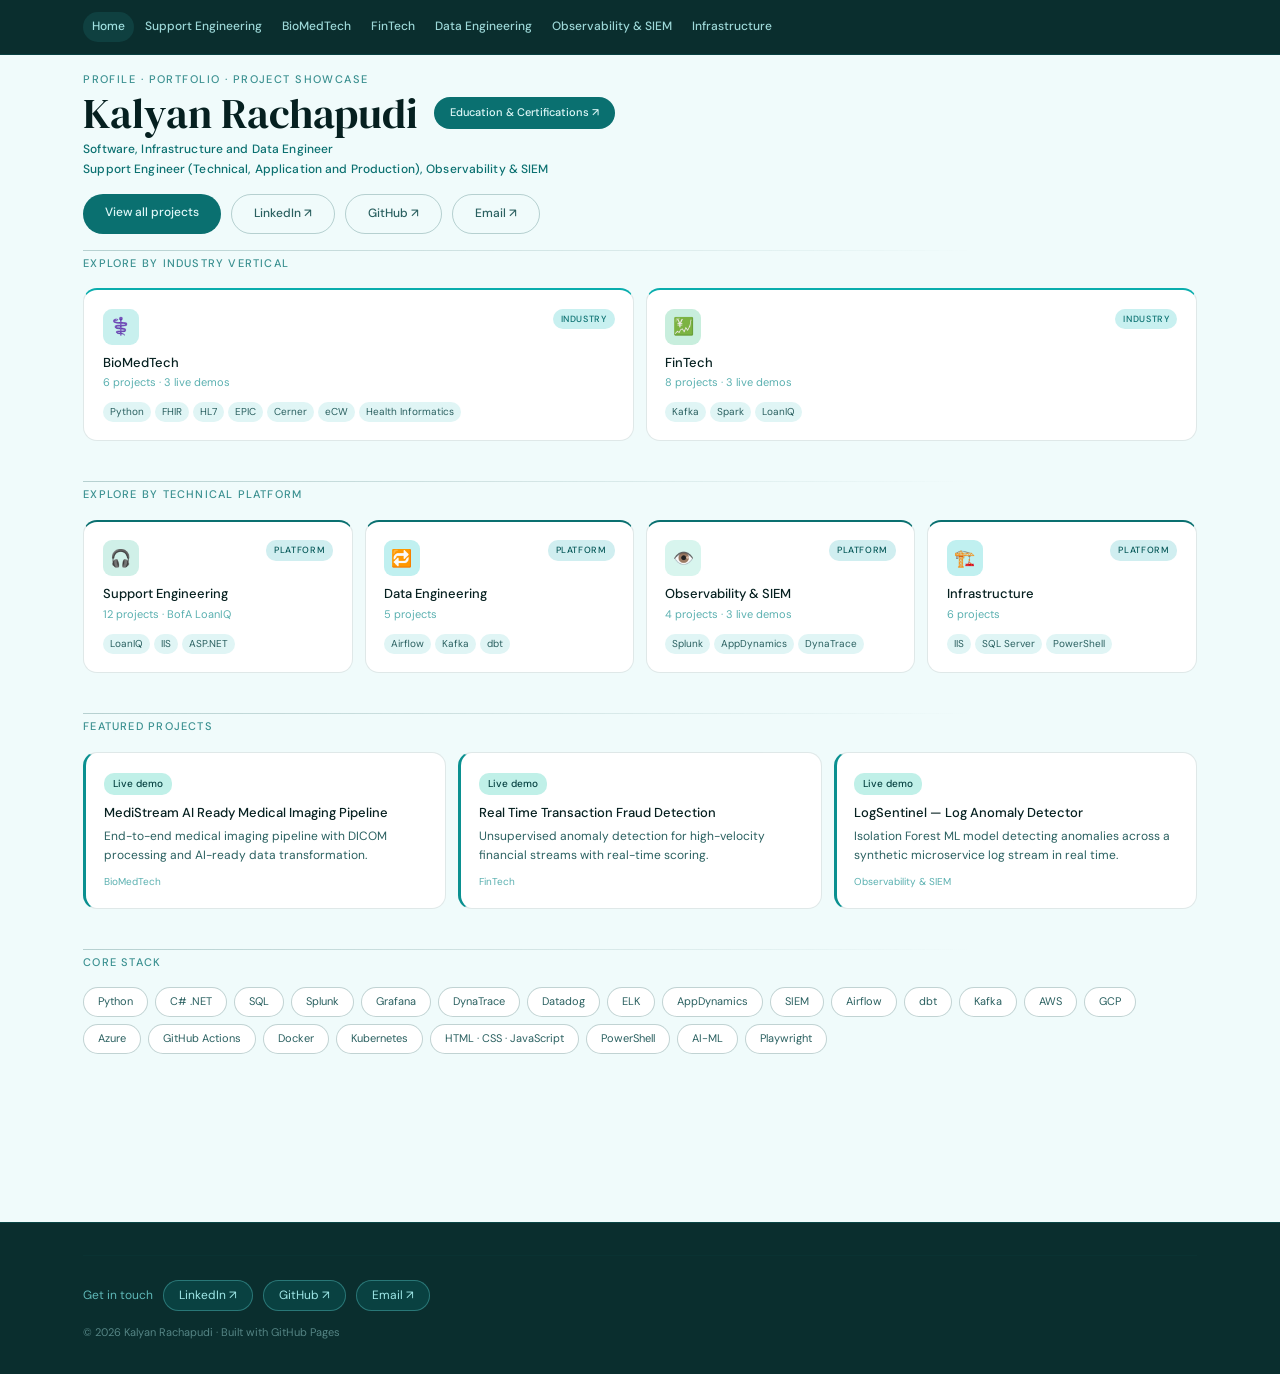
<file: index.html>
<!DOCTYPE html>
<html lang="en">
<head>
  <!-- Google tag (gtag.js) -->
  <script async src="https://www.googletagmanager.com/gtag/js?id=G-5QKVQ3EG20"></script>
  <script>
    window.dataLayer = window.dataLayer || [];
    function gtag(){dataLayer.push(arguments);}
    gtag('js', new Date());
    gtag('config', 'G-5QKVQ3EG20');
  </script>
  <meta charset="UTF-8" />
  <meta name="viewport" content="width=device-width, initial-scale=1.0" />
  <title>Kalyan Rachapudi — Project Portfolio</title>
  <link rel="preconnect" href="https://fonts.googleapis.com" />
  <link rel="preconnect" href="https://fonts.gstatic.com" crossorigin />
  <link rel="stylesheet" href="https://fonts.googleapis.com/css2?family=DM+Serif+Display:ital@0;1&family=DM+Sans:opsz,wght@9..40,300;9..40,400;9..40,500&display=swap" />
  <link rel="stylesheet" href="style.css" />
  <style>
    .hero-name-row {
      display: flex;
      align-items: center;
      gap: 16px;
      flex-wrap: wrap;
      margin-bottom: 4px;
    }
  </style>
</head>
<body>

<script src="nav.js"></script>

<main class="page">
<div class="container">

  <!-- HERO -->
  <section class="hero">
    <p class="eyebrow">Profile · Portfolio · Project Showcase</p>
    <div class="hero-name-row">
      <h1 class="hero-name" style="margin-bottom:0;">Kalyan Rachapudi</h1>
      <a href="education.html" class="btn btn-primary" style="font-size:11px; padding:7px 16px; margin-bottom:0px;">Education &amp; Certifications ↗</a>
    </div>
    <p class="hero-sub">Software, Infrastructure and Data Engineer</p>
    <p class="hero-sub">Support Engineer (Technical, Application and Production), Observability &amp; SIEM</p>
    <div class="hero-actions">
      <a href="#domains" class="btn btn-primary">View all projects</a>
      <a href="https://www.linkedin.com/in/kr369/" target="_blank" class="btn btn-ghost">LinkedIn ↗</a>
      <a href="https://github.com/kcrachapudi" target="_blank" class="btn btn-ghost">GitHub ↗</a>
      <a href="mailto:kcrachapudi@gmail.com" class="btn btn-ghost">Email ↗</a>
    </div>
  </section>

  <hr class="divider" />

  <!-- DOMAIN CARDS -->
  <section id="domains">

    <p class="section-label">Explore by Industry Vertical</p>
    <div class="industry-grid">
      <a href="biomedtech.html" class="domain-card industry">
        <div class="dc-top"><div class="dc-icon c1">⚕️</div><span class="dc-type industry">Industry</span></div>
        <p class="dc-name">BioMedTech</p>
        <p class="dc-meta">6 projects · 3 live demos</p>
        <div class="dc-tags"><span class="dc-tag">Python</span><span class="dc-tag">FHIR</span><span class="dc-tag">HL7</span><span class="dc-tag">EPIC</span><span class="dc-tag">Cerner</span><span class="dc-tag">eCW</span><span class="dc-tag">Health Informatics</span></div>
      </a>
      <a href="fintech.html" class="domain-card industry">
        <div class="dc-top"><div class="dc-icon c2">💹</div><span class="dc-type industry">Industry</span></div>
        <p class="dc-name">FinTech</p>
        <p class="dc-meta">8 projects · 3 live demos</p>
        <div class="dc-tags"><span class="dc-tag">Kafka</span><span class="dc-tag">Spark</span><span class="dc-tag">LoanIQ</span></div>
      </a>
    </div>

  <hr class="divider" />

    <p class="section-label">Explore by Technical Platform</p>
    <div class="platform-grid">
      <a href="support-engineering.html" class="domain-card platform">
        <div class="dc-top"><div class="dc-icon c6">🎧</div><span class="dc-type platform">Platform</span></div>
        <p class="dc-name">Support Engineering</p>
        <p class="dc-meta">12 projects · BofA LoanIQ</p>
        <div class="dc-tags"><span class="dc-tag">LoanIQ</span><span class="dc-tag">IIS</span><span class="dc-tag">ASP.NET</span></div>
      </a>
      <a href="data-engineering.html" class="domain-card platform">
        <div class="dc-top"><div class="dc-icon c4">🔁</div><span class="dc-type platform">Platform</span></div>
        <p class="dc-name">Data Engineering</p>
        <p class="dc-meta">5 projects</p>
        <div class="dc-tags"><span class="dc-tag">Airflow</span><span class="dc-tag">Kafka</span><span class="dc-tag">dbt</span></div>
      </a>
      <a href="observability.html" class="domain-card platform">
        <div class="dc-top"><div class="dc-icon c5">👁️</div><span class="dc-type platform">Platform</span></div>
        <p class="dc-name">Observability &amp; SIEM</p>
        <p class="dc-meta">4 projects · 3 live demos</p>
        <div class="dc-tags"><span class="dc-tag">Splunk</span><span class="dc-tag">AppDynamics</span><span class="dc-tag">DynaTrace</span></div>
      </a>
      <a href="infrastructure.html" class="domain-card platform">
        <div class="dc-top"><div class="dc-icon c4">🏗️</div><span class="dc-type platform">Platform</span></div>
        <p class="dc-name">Infrastructure</p>
        <p class="dc-meta">6 projects</p>
        <div class="dc-tags"><span class="dc-tag">IIS</span><span class="dc-tag">SQL Server</span><span class="dc-tag">PowerShell</span></div>
      </a>
    </div>
  </section>

  <hr class="divider" />

  <!-- FEATURED PROJECTS -->
  <section>
    <p class="section-label">Featured projects</p>
    <div class="highlights-grid">
      <div class="hl-card">
        <span class="hl-badge live">Live demo</span>
        <p class="hl-title">MediStream AI Ready Medical Imaging Pipeline</p>
        <p class="hl-desc">End-to-end medical imaging pipeline with DICOM processing and AI-ready data transformation.</p>
        <p class="hl-domain">BioMedTech</p>
      </div>
      <div class="hl-card">
        <span class="hl-badge live">Live demo</span>
        <p class="hl-title">Real Time Transaction Fraud Detection</p>
        <p class="hl-desc">Unsupervised anomaly detection for high-velocity financial streams with real-time scoring.</p>
        <p class="hl-domain">FinTech</p>
      </div>
      <div class="hl-card">
        <span class="hl-badge live">Live demo</span>
        <p class="hl-title">LogSentinel — Log Anomaly Detector</p>
        <p class="hl-desc">Isolation Forest ML model detecting anomalies across a synthetic microservice log stream in real time.</p>
        <p class="hl-domain">Observability &amp; SIEM</p>
      </div>
    </div>
  </section>

  <hr class="divider" />

  <!-- CORE STACK -->
  <section>
    <p class="section-label">Core stack</p>
    <div class="tools-bar">
      <span class="tool-pill">Python</span>
      <span class="tool-pill">C# .NET</span>
      <span class="tool-pill">SQL</span>
      <span class="tool-pill">Splunk</span>
      <span class="tool-pill">Grafana</span>
      <span class="tool-pill">DynaTrace</span>
      <span class="tool-pill">Datadog</span>
      <span class="tool-pill">ELK</span>
      <span class="tool-pill">AppDynamics</span>
      <span class="tool-pill">SIEM</span>
      <span class="tool-pill">Airflow</span>
      <span class="tool-pill">dbt</span>
      <span class="tool-pill">Kafka</span>
      <span class="tool-pill">AWS</span>
      <span class="tool-pill">GCP</span>
      <span class="tool-pill">Azure</span>
      <span class="tool-pill">GitHub Actions</span>
      <span class="tool-pill">Docker</span>
      <span class="tool-pill">Kubernetes</span>
      <span class="tool-pill">HTML · CSS · JavaScript</span>
      <span class="tool-pill">PowerShell</span>
      <span class="tool-pill">AI-ML</span>
      <span class="tool-pill">Playwright</span>
    </div>
  </section>

</div>
</main>

<script src="footer.js"></script>
</body>
</html>
</file>
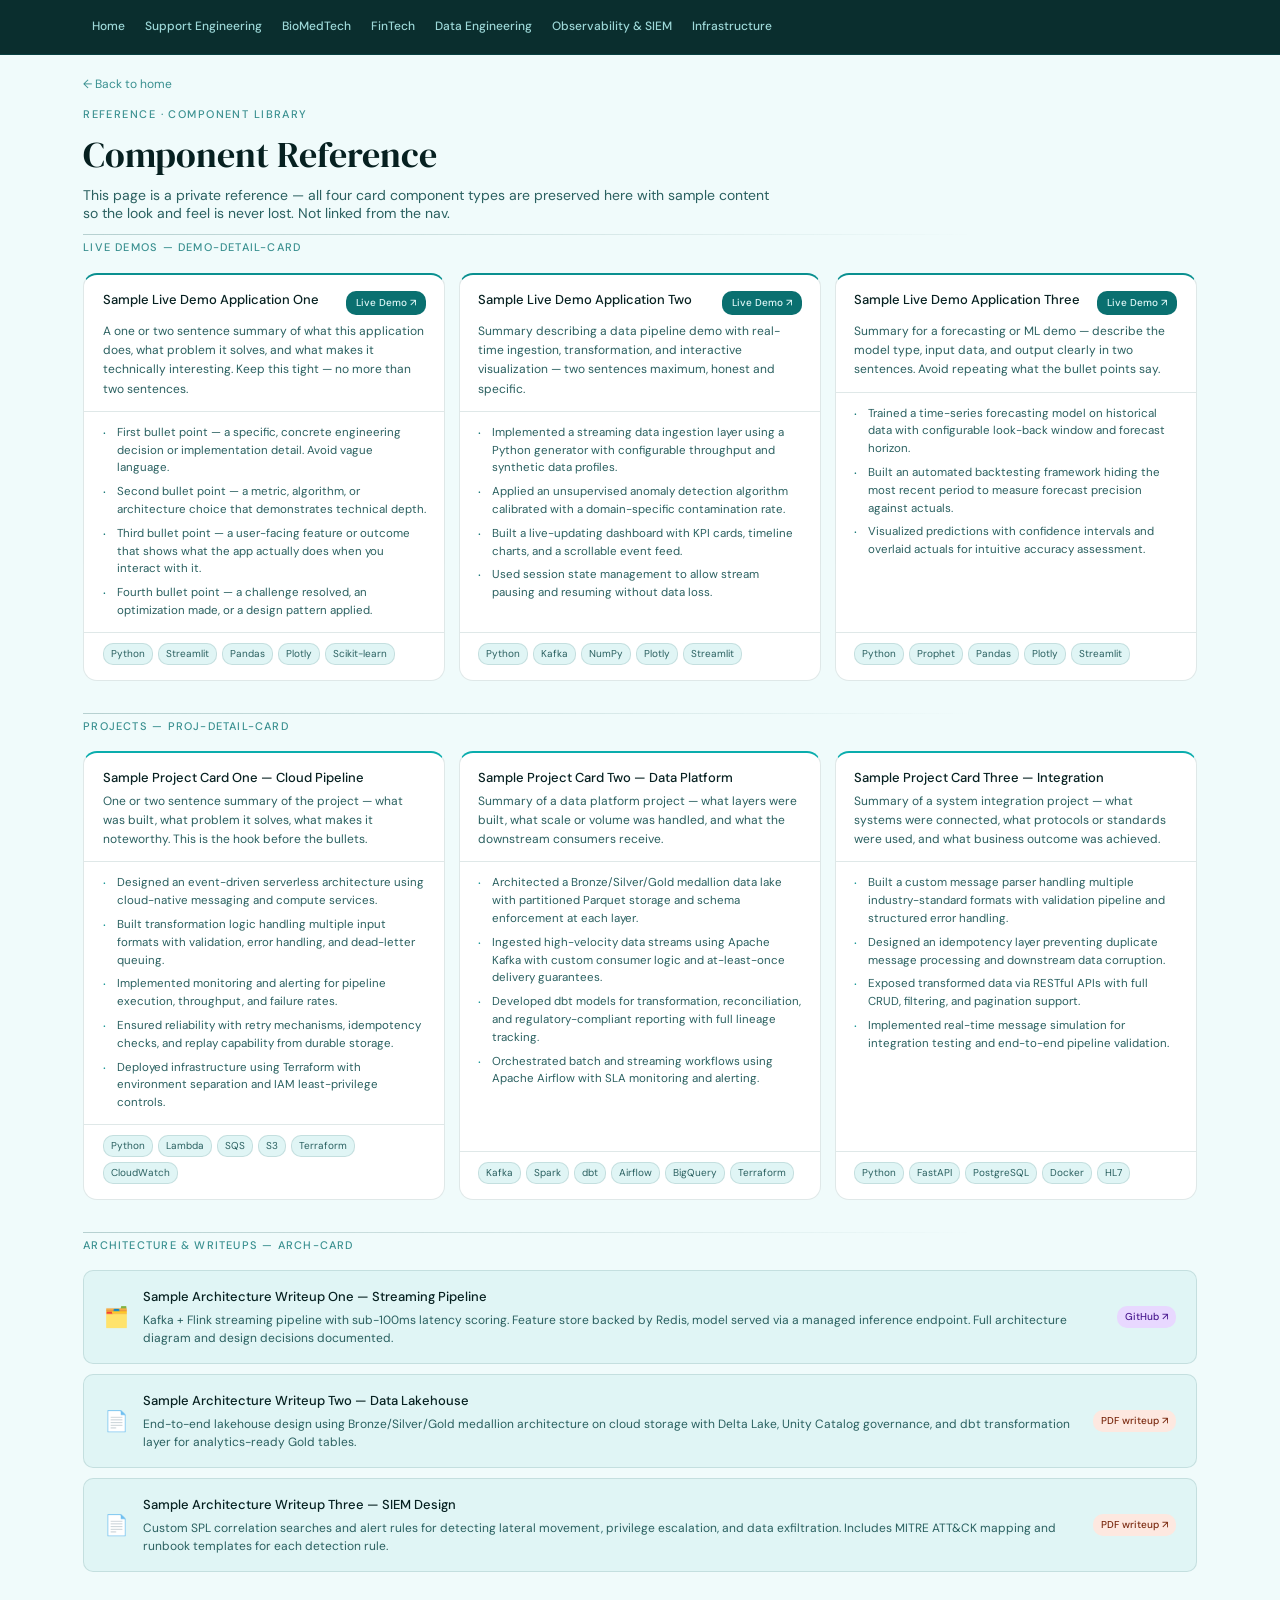
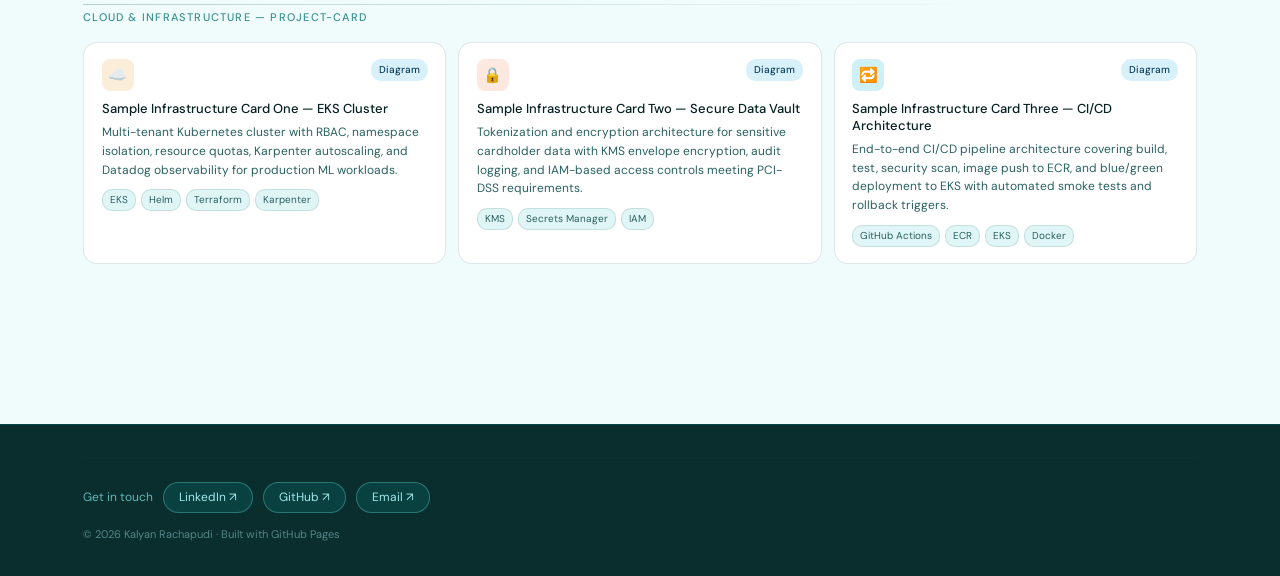
<file: best.html>
<!DOCTYPE html>
<html lang="en">
<head>
  <meta charset="UTF-8" />
  <meta name="viewport" content="width=device-width, initial-scale=1.0" />
  <title>Best — Component Reference — Kalyan Rachapudi</title>
  <link rel="preconnect" href="https://fonts.googleapis.com" />
  <link rel="preconnect" href="https://fonts.gstatic.com" crossorigin />
  <link rel="stylesheet" href="https://fonts.googleapis.com/css2?family=DM+Serif+Display:ital@0;1&family=DM+Sans:opsz,wght@9..40,300;9..40,400;9..40,500&display=swap" />
  <link rel="stylesheet" href="style.css" />
</head>
<body>

<script src="nav.js"></script>

<main class="page">
<div class="container">

  <a href="index.html" class="back-link">← Back to home</a>

  <div class="domain-header">
    <p class="eyebrow">Reference · Component Library</p>
    <h1 class="domain-title">Component Reference</h1>
    <p class="domain-desc">This page is a private reference — all four card component types are preserved here with sample content so the look and feel is never lost. Not linked from the nav.</p>
  </div>

  <hr class="divider" />

  <!-- ═══ SECTION 1: LIVE DEMOS (demo-detail-card) ═══ -->
  <p class="section-label">Live Demos — demo-detail-card</p>
  <div class="demo-cards-grid">

    <a href="#" class="demo-detail-card">
      <div class="demo-card-header">
        <div class="demo-card-top">
          <p class="demo-card-title">Sample Live Demo Application One</p>
          <span class="demo-live-badge">Live Demo ↗</span>
        </div>
        <p class="demo-card-summary">A one or two sentence summary of what this application does, what problem it solves, and what makes it technically interesting. Keep this tight — no more than two sentences.</p>
      </div>
      <div class="demo-card-body">
        <ul>
          <li>First bullet point — a specific, concrete engineering decision or implementation detail. Avoid vague language.</li>
          <li>Second bullet point — a metric, algorithm, or architecture choice that demonstrates technical depth.</li>
          <li>Third bullet point — a user-facing feature or outcome that shows what the app actually does when you interact with it.</li>
          <li>Fourth bullet point — a challenge resolved, an optimization made, or a design pattern applied.</li>
        </ul>
      </div>
      <div class="demo-card-footer">
        <div class="tag-row">
          <span class="tag">Python</span><span class="tag">Streamlit</span><span class="tag">Pandas</span><span class="tag">Plotly</span><span class="tag">Scikit-learn</span>
        </div>
      </div>
    </a>

    <a href="#" class="demo-detail-card">
      <div class="demo-card-header">
        <div class="demo-card-top">
          <p class="demo-card-title">Sample Live Demo Application Two</p>
          <span class="demo-live-badge">Live Demo ↗</span>
        </div>
        <p class="demo-card-summary">Summary describing a data pipeline demo with real-time ingestion, transformation, and interactive visualization — two sentences maximum, honest and specific.</p>
      </div>
      <div class="demo-card-body">
        <ul>
          <li>Implemented a streaming data ingestion layer using a Python generator with configurable throughput and synthetic data profiles.</li>
          <li>Applied an unsupervised anomaly detection algorithm calibrated with a domain-specific contamination rate.</li>
          <li>Built a live-updating dashboard with KPI cards, timeline charts, and a scrollable event feed.</li>
          <li>Used session state management to allow stream pausing and resuming without data loss.</li>
        </ul>
      </div>
      <div class="demo-card-footer">
        <div class="tag-row">
          <span class="tag">Python</span><span class="tag">Kafka</span><span class="tag">NumPy</span><span class="tag">Plotly</span><span class="tag">Streamlit</span>
        </div>
      </div>
    </a>

    <a href="#" class="demo-detail-card">
      <div class="demo-card-header">
        <div class="demo-card-top">
          <p class="demo-card-title">Sample Live Demo Application Three</p>
          <span class="demo-live-badge">Live Demo ↗</span>
        </div>
        <p class="demo-card-summary">Summary for a forecasting or ML demo — describe the model type, input data, and output clearly in two sentences. Avoid repeating what the bullet points say.</p>
      </div>
      <div class="demo-card-body">
        <ul>
          <li>Trained a time-series forecasting model on historical data with configurable look-back window and forecast horizon.</li>
          <li>Built an automated backtesting framework hiding the most recent period to measure forecast precision against actuals.</li>
          <li>Visualized predictions with confidence intervals and overlaid actuals for intuitive accuracy assessment.</li>
        </ul>
      </div>
      <div class="demo-card-footer">
        <div class="tag-row">
          <span class="tag">Python</span><span class="tag">Prophet</span><span class="tag">Pandas</span><span class="tag">Plotly</span><span class="tag">Streamlit</span>
        </div>
      </div>
    </a>

  </div>

  <hr class="divider" />

  <!-- ═══ SECTION 2: PROJECTS (proj-detail-card) ═══ -->
  <p class="section-label">Projects — proj-detail-card</p>
  <div class="proj-cards-grid">

    <div class="proj-detail-card">
      <div class="proj-card-header">
        <p class="proj-card-title">Sample Project Card One — Cloud Pipeline</p>
        <p class="proj-card-summary">One or two sentence summary of the project — what was built, what problem it solves, what makes it noteworthy. This is the hook before the bullets.</p>
      </div>
      <div class="proj-card-body">
        <ul>
          <li>Designed an event-driven serverless architecture using cloud-native messaging and compute services.</li>
          <li>Built transformation logic handling multiple input formats with validation, error handling, and dead-letter queuing.</li>
          <li>Implemented monitoring and alerting for pipeline execution, throughput, and failure rates.</li>
          <li>Ensured reliability with retry mechanisms, idempotency checks, and replay capability from durable storage.</li>
          <li>Deployed infrastructure using Terraform with environment separation and IAM least-privilege controls.</li>
        </ul>
      </div>
      <div class="proj-card-footer">
        <div class="tag-row">
          <span class="tag">Python</span><span class="tag">Lambda</span><span class="tag">SQS</span><span class="tag">S3</span><span class="tag">Terraform</span><span class="tag">CloudWatch</span>
        </div>
      </div>
    </div>

    <div class="proj-detail-card">
      <div class="proj-card-header">
        <p class="proj-card-title">Sample Project Card Two — Data Platform</p>
        <p class="proj-card-summary">Summary of a data platform project — what layers were built, what scale or volume was handled, and what the downstream consumers receive.</p>
      </div>
      <div class="proj-card-body">
        <ul>
          <li>Architected a Bronze/Silver/Gold medallion data lake with partitioned Parquet storage and schema enforcement at each layer.</li>
          <li>Ingested high-velocity data streams using Apache Kafka with custom consumer logic and at-least-once delivery guarantees.</li>
          <li>Developed dbt models for transformation, reconciliation, and regulatory-compliant reporting with full lineage tracking.</li>
          <li>Orchestrated batch and streaming workflows using Apache Airflow with SLA monitoring and alerting.</li>
        </ul>
      </div>
      <div class="proj-card-footer">
        <div class="tag-row">
          <span class="tag">Kafka</span><span class="tag">Spark</span><span class="tag">dbt</span><span class="tag">Airflow</span><span class="tag">BigQuery</span><span class="tag">Terraform</span>
        </div>
      </div>
    </div>

    <div class="proj-detail-card">
      <div class="proj-card-header">
        <p class="proj-card-title">Sample Project Card Three — Integration</p>
        <p class="proj-card-summary">Summary of a system integration project — what systems were connected, what protocols or standards were used, and what business outcome was achieved.</p>
      </div>
      <div class="proj-card-body">
        <ul>
          <li>Built a custom message parser handling multiple industry-standard formats with validation pipeline and structured error handling.</li>
          <li>Designed an idempotency layer preventing duplicate message processing and downstream data corruption.</li>
          <li>Exposed transformed data via RESTful APIs with full CRUD, filtering, and pagination support.</li>
          <li>Implemented real-time message simulation for integration testing and end-to-end pipeline validation.</li>
        </ul>
      </div>
      <div class="proj-card-footer">
        <div class="tag-row">
          <span class="tag">Python</span><span class="tag">FastAPI</span><span class="tag">PostgreSQL</span><span class="tag">Docker</span><span class="tag">HL7</span>
        </div>
      </div>
    </div>

  </div>

  <hr class="divider" />

  <!-- ═══ SECTION 3: ARCHITECTURE & WRITEUPS (arch-list) ═══ -->
  <p class="section-label">Architecture &amp; Writeups — arch-card</p>
  <div class="arch-list">

    <div class="arch-card">
      <div class="arch-icon">🗂️</div>
      <div class="arch-body">
        <p class="arch-title">Sample Architecture Writeup One — Streaming Pipeline</p>
        <p class="arch-sub">Kafka + Flink streaming pipeline with sub-100ms latency scoring. Feature store backed by Redis, model served via a managed inference endpoint. Full architecture diagram and design decisions documented.</p>
      </div>
      <a href="#" class="github-badge">GitHub ↗</a>
    </div>

    <div class="arch-card">
      <div class="arch-icon">📄</div>
      <div class="arch-body">
        <p class="arch-title">Sample Architecture Writeup Two — Data Lakehouse</p>
        <p class="arch-sub">End-to-end lakehouse design using Bronze/Silver/Gold medallion architecture on cloud storage with Delta Lake, Unity Catalog governance, and dbt transformation layer for analytics-ready Gold tables.</p>
      </div>
      <a href="#" class="pdf-badge">PDF writeup ↗</a>
    </div>

    <div class="arch-card">
      <div class="arch-icon">📄</div>
      <div class="arch-body">
        <p class="arch-title">Sample Architecture Writeup Three — SIEM Design</p>
        <p class="arch-sub">Custom SPL correlation searches and alert rules for detecting lateral movement, privilege escalation, and data exfiltration. Includes MITRE ATT&amp;CK mapping and runbook templates for each detection rule.</p>
      </div>
      <a href="#" class="pdf-badge">PDF writeup ↗</a>
    </div>

  </div>

  <hr class="divider" />

  <!-- ═══ SECTION 4: CLOUD & INFRASTRUCTURE (project-card with diagram badge) ═══ -->
  <p class="section-label">Cloud &amp; Infrastructure — project-card</p>
  <div class="projects-grid">

    <div class="project-card">
      <div class="card-top"><div class="card-icon c4">☁️</div><span class="diagram-badge">Diagram</span></div>
      <p class="card-name">Sample Infrastructure Card One — EKS Cluster</p>
      <p class="card-desc">Multi-tenant Kubernetes cluster with RBAC, namespace isolation, resource quotas, Karpenter autoscaling, and Datadog observability for production ML workloads.</p>
      <div class="tag-row"><span class="tag">EKS</span><span class="tag">Helm</span><span class="tag">Terraform</span><span class="tag">Karpenter</span></div>
    </div>

    <div class="project-card">
      <div class="card-top"><div class="card-icon c5">🔒</div><span class="diagram-badge">Diagram</span></div>
      <p class="card-name">Sample Infrastructure Card Two — Secure Data Vault</p>
      <p class="card-desc">Tokenization and encryption architecture for sensitive cardholder data with KMS envelope encryption, audit logging, and IAM-based access controls meeting PCI-DSS requirements.</p>
      <div class="tag-row"><span class="tag">KMS</span><span class="tag">Secrets Manager</span><span class="tag">IAM</span></div>
    </div>

    <div class="project-card">
      <div class="card-top"><div class="card-icon c3">🔁</div><span class="diagram-badge">Diagram</span></div>
      <p class="card-name">Sample Infrastructure Card Three — CI/CD Architecture</p>
      <p class="card-desc">End-to-end CI/CD pipeline architecture covering build, test, security scan, image push to ECR, and blue/green deployment to EKS with automated smoke tests and rollback triggers.</p>
      <div class="tag-row"><span class="tag">GitHub Actions</span><span class="tag">ECR</span><span class="tag">EKS</span><span class="tag">Docker</span></div>
    </div>

  </div>

</div>
</main>

<script src="footer.js"></script>
</body>
</html>
</file>
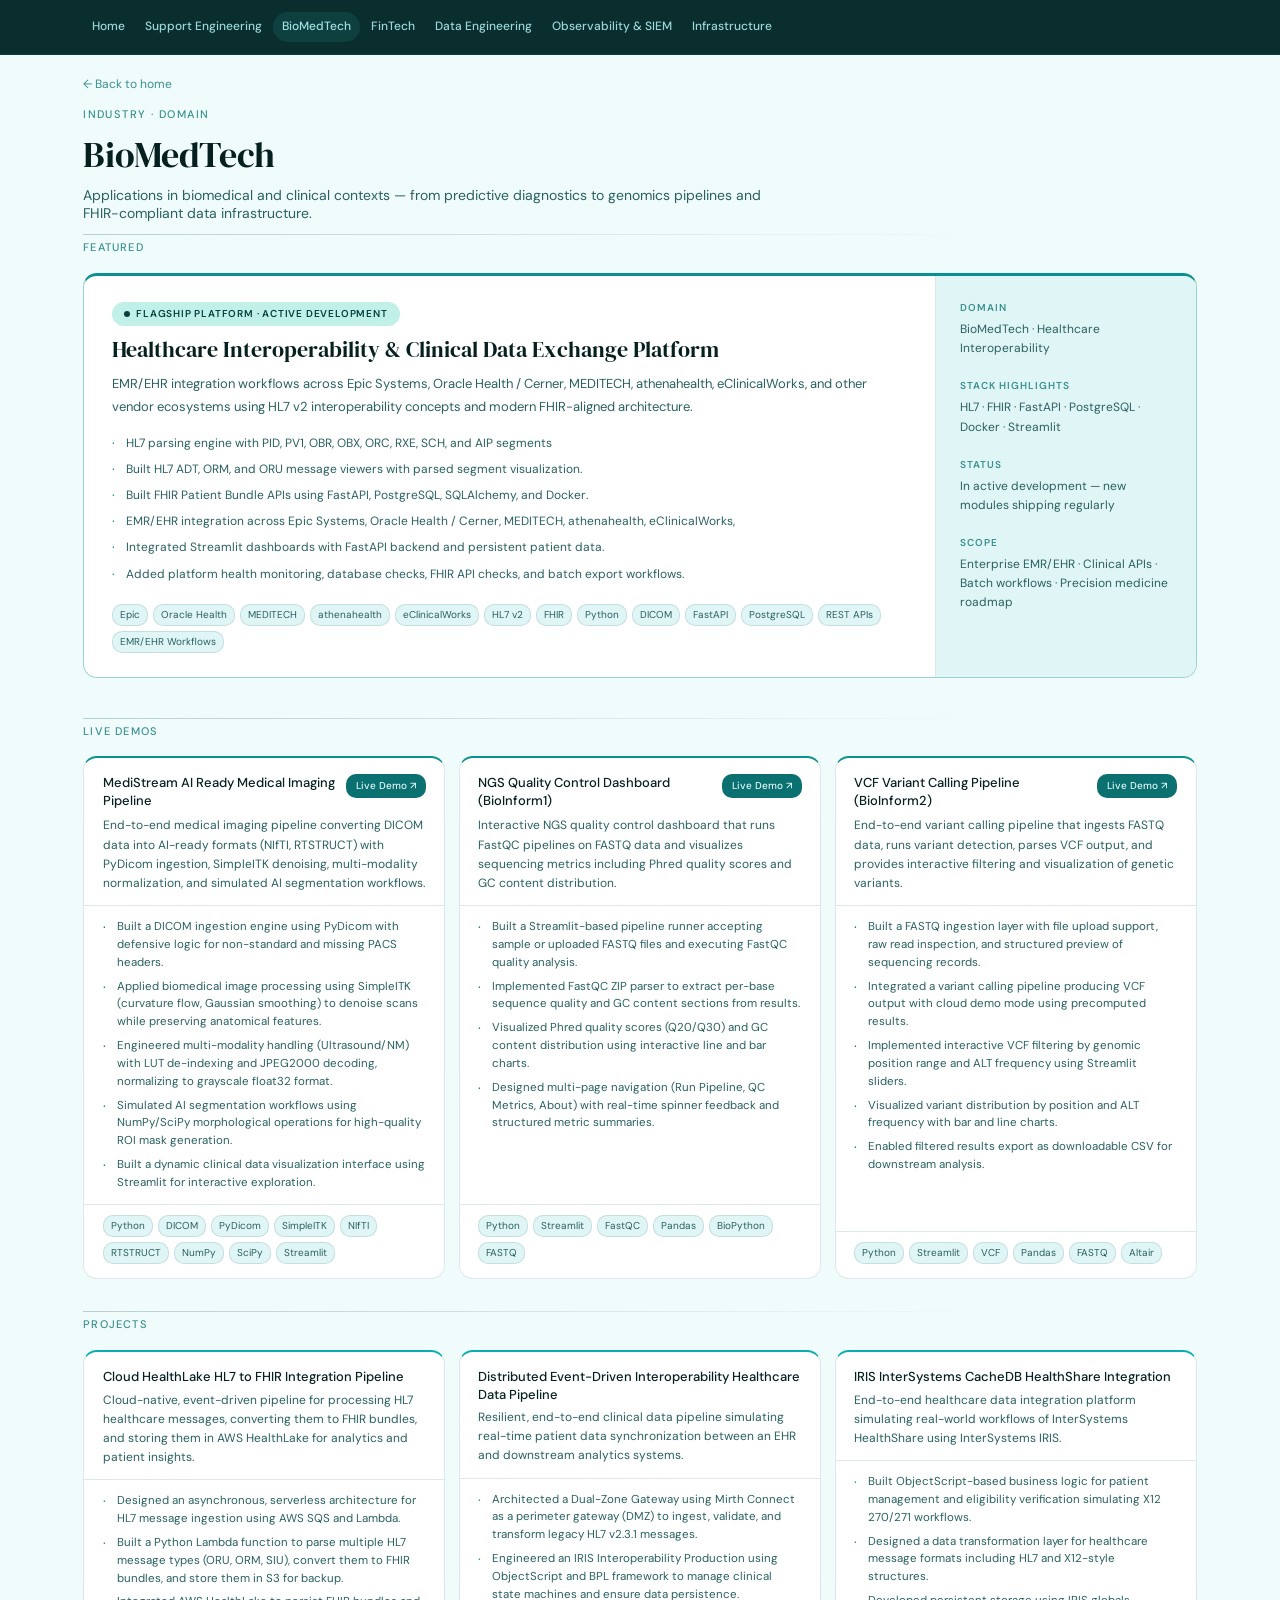
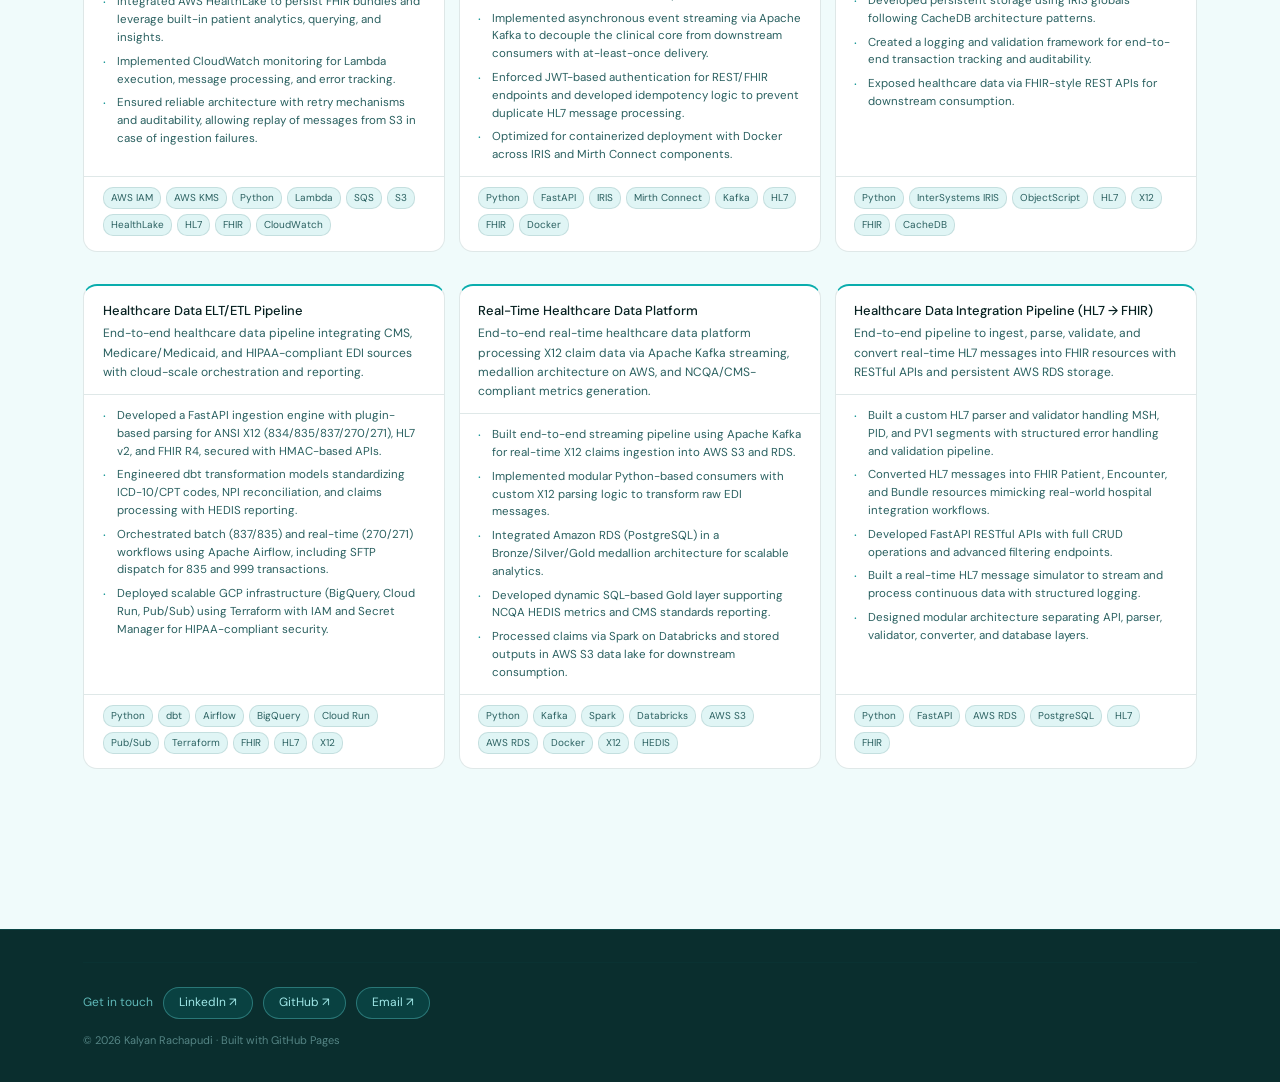
<file: biomedtech.html>
<!DOCTYPE html>
<html lang="en">
<head>
  <!-- Google tag (gtag.js) -->
  <script async src="https://www.googletagmanager.com/gtag/js?id=G-5QKVQ3EG20"></script>
  <script>
    window.dataLayer = window.dataLayer || [];
    function gtag(){dataLayer.push(arguments);}
    gtag('js', new Date());
    gtag('config', 'G-5QKVQ3EG20');
  </script>
  <meta charset="UTF-8" />
  <meta name="viewport" content="width=device-width, initial-scale=1.0" />
  <title>BioMedTech — Kalyan Rachapudi</title>
  <link rel="preconnect" href="https://fonts.googleapis.com" />
  <link rel="preconnect" href="https://fonts.gstatic.com" crossorigin />
  <link rel="stylesheet" href="https://fonts.googleapis.com/css2?family=DM+Serif+Display:ital@0;1&family=DM+Sans:opsz,wght@9..40,300;9..40,400;9..40,500&display=swap" />
  <link rel="stylesheet" href="style.css" />
</head>
<body>

<script src="nav.js"></script>

<main class="page">
<div class="container">

  <a href="index.html" class="back-link">← Back to home</a>

  <div class="domain-header">
    <p class="eyebrow">Industry · Domain</p>
    <h1 class="domain-title">BioMedTech</h1>
    <p class="domain-desc">Applications in biomedical and clinical contexts — from predictive diagnostics to genomics pipelines and FHIR-compliant data infrastructure.</p>
  </div>

  <hr class="divider" />

  <p class="section-label">Featured</p>
  <div class="featured-cards-grid">
    <div class="featured-detail-card">
      <div class="featured-card-inner">

        <div class="featured-card-main">
          <span class="featured-status">Flagship Platform · Active Development</span>
          <h2 class="featured-card-title">Healthcare Interoperability &amp; Clinical Data Exchange Platform</h2>
          <p class="featured-card-summary">
            EMR/EHR integration workflows across Epic Systems, Oracle Health / Cerner, MEDITECH, athenahealth, eClinicalWorks, and other vendor ecosystems using HL7 v2 interoperability concepts and modern FHIR-aligned architecture.
          </p>
          <ul>
            <li>HL7 parsing engine with PID, PV1, OBR, OBX, ORC, RXE, SCH, and AIP segments</li>
            <li>Built HL7 ADT, ORM, and ORU message viewers with parsed segment visualization.</li>
            <li>Built FHIR Patient Bundle APIs using FastAPI, PostgreSQL, SQLAlchemy, and Docker.</li>
            <li>EMR/EHR integration across Epic Systems, Oracle Health / Cerner, MEDITECH, athenahealth, eClinicalWorks,</li>
            <li>Integrated Streamlit dashboards with FastAPI backend and persistent patient data.</li>
            <li>Added platform health monitoring, database checks, FHIR API checks, and batch export workflows.</li>
          </ul>
          <div class="featured-tags">
            <span class="tag">Epic</span>
            <span class="tag">Oracle Health</span>
            <span class="tag">MEDITECH</span>
            <span class="tag">athenahealth</span>
            <span class="tag">eClinicalWorks</span>
            <span class="tag">HL7 v2</span>
            <span class="tag">FHIR</span>
            <span class="tag">Python</span>
            <span class="tag">DICOM</span>
            <span class="tag">FastAPI</span>
            <span class="tag">PostgreSQL</span>
            <span class="tag">REST APIs</span>
            <span class="tag">EMR/EHR Workflows</span>
          </div>
        </div>

        <div class="featured-card-side">
          <div>
            <p class="featured-side-label">Domain</p>
            <p class="featured-side-value">BioMedTech · Healthcare Interoperability</p>
          </div>
          <div>
            <p class="featured-side-label">Stack highlights</p>
            <p class="featured-side-value">HL7 · FHIR · FastAPI · PostgreSQL · Docker · Streamlit</p>
          </div>
          <div>
            <p class="featured-side-label">Status</p>
            <p class="featured-side-value">In active development — new modules shipping regularly</p>
          </div>
          <div>
            <p class="featured-side-label">Scope</p>
            <p class="featured-side-value">Enterprise EMR/EHR · Clinical APIs · Batch workflows · Precision medicine roadmap</p>
          </div>
        </div>

      </div>
    </div>
  </div>

  <hr class="divider" />

  <p class="section-label">Live Demos</p>
  <div class="demo-cards-grid">

    <a href="https://medistream-ai-ready-medical-imaging-pipeline.streamlit.app/" target="_blank" class="demo-detail-card">
      <div class="demo-card-header">
        <div class="demo-card-top">
          <p class="demo-card-title">MediStream AI Ready Medical Imaging Pipeline</p>
          <span class="demo-live-badge">Live Demo ↗</span>
        </div>
        <p class="demo-card-summary">End-to-end medical imaging pipeline converting DICOM data into AI-ready formats (NIfTI, RTSTRUCT) with PyDicom ingestion, SimpleITK denoising, multi-modality normalization, and simulated AI segmentation workflows.</p>
      </div>
      <div class="demo-card-body">
        <ul>
          <li>Built a DICOM ingestion engine using PyDicom with defensive logic for non-standard and missing PACS headers.</li>
          <li>Applied biomedical image processing using SimpleITK (curvature flow, Gaussian smoothing) to denoise scans while preserving anatomical features.</li>
          <li>Engineered multi-modality handling (Ultrasound/NM) with LUT de-indexing and JPEG2000 decoding, normalizing to grayscale float32 format.</li>
          <li>Simulated AI segmentation workflows using NumPy/SciPy morphological operations for high-quality ROI mask generation.</li>
          <li>Built a dynamic clinical data visualization interface using Streamlit for interactive exploration.</li>
        </ul>
      </div>
      <div class="demo-card-footer">
        <div class="tag-row">
          <span class="tag">Python</span><span class="tag">DICOM</span><span class="tag">PyDicom</span><span class="tag">SimpleITK</span><span class="tag">NIfTI</span><span class="tag">RTSTRUCT</span><span class="tag">NumPy</span><span class="tag">SciPy</span><span class="tag">Streamlit</span>
        </div>
      </div>
    </a>

    <a href="https://bioinform1.streamlit.app/" target="_blank" class="demo-detail-card">
      <div class="demo-card-header">
        <div class="demo-card-top">
          <p class="demo-card-title">NGS Quality Control Dashboard (BioInform1)</p>
          <span class="demo-live-badge">Live Demo ↗</span>
        </div>
        <p class="demo-card-summary">Interactive NGS quality control dashboard that runs FastQC pipelines on FASTQ data and visualizes sequencing metrics including Phred quality scores and GC content distribution.</p>
      </div>
      <div class="demo-card-body">
        <ul>
          <li>Built a Streamlit-based pipeline runner accepting sample or uploaded FASTQ files and executing FastQC quality analysis.</li>
          <li>Implemented FastQC ZIP parser to extract per-base sequence quality and GC content sections from results.</li>
          <li>Visualized Phred quality scores (Q20/Q30) and GC content distribution using interactive line and bar charts.</li>
          <li>Designed multi-page navigation (Run Pipeline, QC Metrics, About) with real-time spinner feedback and structured metric summaries.</li>
        </ul>
      </div>
      <div class="demo-card-footer">
        <div class="tag-row">
          <span class="tag">Python</span><span class="tag">Streamlit</span><span class="tag">FastQC</span><span class="tag">Pandas</span><span class="tag">BioPython</span><span class="tag">FASTQ</span>
        </div>
      </div>
    </a>

    <a href="https://bioinform2.streamlit.app/" target="_blank" class="demo-detail-card">
      <div class="demo-card-header">
        <div class="demo-card-top">
          <p class="demo-card-title">VCF Variant Calling Pipeline (BioInform2)</p>
          <span class="demo-live-badge">Live Demo ↗</span>
        </div>
        <p class="demo-card-summary">End-to-end variant calling pipeline that ingests FASTQ data, runs variant detection, parses VCF output, and provides interactive filtering and visualization of genetic variants.</p>
      </div>
      <div class="demo-card-body">
        <ul>
          <li>Built a FASTQ ingestion layer with file upload support, raw read inspection, and structured preview of sequencing records.</li>
          <li>Integrated a variant calling pipeline producing VCF output with cloud demo mode using precomputed results.</li>
          <li>Implemented interactive VCF filtering by genomic position range and ALT frequency using Streamlit sliders.</li>
          <li>Visualized variant distribution by position and ALT frequency with bar and line charts.</li>
          <li>Enabled filtered results export as downloadable CSV for downstream analysis.</li>
        </ul>
      </div>
      <div class="demo-card-footer">
        <div class="tag-row">
          <span class="tag">Python</span><span class="tag">Streamlit</span><span class="tag">VCF</span><span class="tag">Pandas</span><span class="tag">FASTQ</span><span class="tag">Altair</span>
        </div>
      </div>
    </a>

  </div>

  <hr class="divider" />

  <p class="section-label">Projects</p>

  <div class="proj-cards-grid">

    <div class="proj-detail-card">
      <div class="proj-card-header">
        <p class="proj-card-title">Cloud HealthLake HL7 to FHIR Integration Pipeline</p>
        <p class="proj-card-summary">Cloud-native, event-driven pipeline for processing HL7 healthcare messages, converting them to FHIR bundles, and storing them in AWS HealthLake for analytics and patient insights.</p>
      </div>
      <div class="proj-card-body">
        <ul>
          <li>Designed an asynchronous, serverless architecture for HL7 message ingestion using AWS SQS and Lambda.</li>
          <li>Built a Python Lambda function to parse multiple HL7 message types (ORU, ORM, SIU), convert them to FHIR bundles, and store them in S3 for backup.</li>
          <li>Integrated AWS HealthLake to persist FHIR bundles and leverage built-in patient analytics, querying, and insights.</li>
          <li>Implemented CloudWatch monitoring for Lambda execution, message processing, and error tracking.</li>
          <li>Ensured reliable architecture with retry mechanisms and auditability, allowing replay of messages from S3 in case of ingestion failures.</li>
        </ul>
      </div>
      <div class="proj-card-footer">
        <div class="tag-row">
          <span class="tag">AWS IAM</span><span class="tag">AWS KMS</span><span class="tag">Python</span><span class="tag">Lambda</span><span class="tag">SQS</span><span class="tag">S3</span><span class="tag">HealthLake</span><span class="tag">HL7</span><span class="tag">FHIR</span><span class="tag">CloudWatch</span>
        </div>
      </div>
    </div>

    <div class="proj-detail-card">
      <div class="proj-card-header">
        <p class="proj-card-title">Distributed Event-Driven Interoperability Healthcare Data Pipeline</p>
        <p class="proj-card-summary">Resilient, end-to-end clinical data pipeline simulating real-time patient data synchronization between an EHR and downstream analytics systems.</p>
      </div>
      <div class="proj-card-body">
        <ul>
          <li>Architected a Dual-Zone Gateway using Mirth Connect as a perimeter gateway (DMZ) to ingest, validate, and transform legacy HL7 v2.3.1 messages.</li>
          <li>Engineered an IRIS Interoperability Production using ObjectScript and BPL framework to manage clinical state machines and ensure data persistence.</li>
          <li>Implemented asynchronous event streaming via Apache Kafka to decouple the clinical core from downstream consumers with at-least-once delivery.</li>
          <li>Enforced JWT-based authentication for REST/FHIR endpoints and developed idempotency logic to prevent duplicate HL7 message processing.</li>
          <li>Optimized for containerized deployment with Docker across IRIS and Mirth Connect components.</li>
        </ul>
      </div>
      <div class="proj-card-footer">
        <div class="tag-row">
          <span class="tag">Python</span><span class="tag">FastAPI</span><span class="tag">IRIS</span><span class="tag">Mirth Connect</span><span class="tag">Kafka</span><span class="tag">HL7</span><span class="tag">FHIR</span><span class="tag">Docker</span>
        </div>
      </div>
    </div>

    <div class="proj-detail-card">
      <div class="proj-card-header">
        <p class="proj-card-title">IRIS InterSystems CacheDB HealthShare Integration</p>
        <p class="proj-card-summary">End-to-end healthcare data integration platform simulating real-world workflows of InterSystems HealthShare using InterSystems IRIS.</p>
      </div>
      <div class="proj-card-body">
        <ul>
          <li>Built ObjectScript-based business logic for patient management and eligibility verification simulating X12 270/271 workflows.</li>
          <li>Designed a data transformation layer for healthcare message formats including HL7 and X12-style structures.</li>
          <li>Developed persistent storage using IRIS globals following CacheDB architecture patterns.</li>
          <li>Created a logging and validation framework for end-to-end transaction tracking and auditability.</li>
          <li>Exposed healthcare data via FHIR-style REST APIs for downstream consumption.</li>
        </ul>
      </div>
      <div class="proj-card-footer">
        <div class="tag-row">
          <span class="tag">Python</span><span class="tag">InterSystems IRIS</span><span class="tag">ObjectScript</span><span class="tag">HL7</span><span class="tag">X12</span><span class="tag">FHIR</span><span class="tag">CacheDB</span>
        </div>
      </div>
    </div>

  </div>

  <div class="proj-cards-grid">

    <div class="proj-detail-card">
      <div class="proj-card-header">
        <p class="proj-card-title">Healthcare Data ELT/ETL Pipeline</p>
        <p class="proj-card-summary">End-to-end healthcare data pipeline integrating CMS, Medicare/Medicaid, and HIPAA-compliant EDI sources with cloud-scale orchestration and reporting.</p>
      </div>
      <div class="proj-card-body">
        <ul>
          <li>Developed a FastAPI ingestion engine with plugin-based parsing for ANSI X12 (834/835/837/270/271), HL7 v2, and FHIR R4, secured with HMAC-based APIs.</li>
          <li>Engineered dbt transformation models standardizing ICD-10/CPT codes, NPI reconciliation, and claims processing with HEDIS reporting.</li>
          <li>Orchestrated batch (837/835) and real-time (270/271) workflows using Apache Airflow, including SFTP dispatch for 835 and 999 transactions.</li>
          <li>Deployed scalable GCP infrastructure (BigQuery, Cloud Run, Pub/Sub) using Terraform with IAM and Secret Manager for HIPAA-compliant security.</li>
        </ul>
      </div>
      <div class="proj-card-footer">
        <div class="tag-row">
          <span class="tag">Python</span><span class="tag">dbt</span><span class="tag">Airflow</span><span class="tag">BigQuery</span><span class="tag">Cloud Run</span><span class="tag">Pub/Sub</span><span class="tag">Terraform</span><span class="tag">FHIR</span><span class="tag">HL7</span><span class="tag">X12</span>
        </div>
      </div>
    </div>

    <div class="proj-detail-card">
      <div class="proj-card-header">
        <p class="proj-card-title">Real-Time Healthcare Data Platform</p>
        <p class="proj-card-summary">End-to-end real-time healthcare data platform processing X12 claim data via Apache Kafka streaming, medallion architecture on AWS, and NCQA/CMS-compliant metrics generation.</p>
      </div>
      <div class="proj-card-body">
        <ul>
          <li>Built end-to-end streaming pipeline using Apache Kafka for real-time X12 claims ingestion into AWS S3 and RDS.</li>
          <li>Implemented modular Python-based consumers with custom X12 parsing logic to transform raw EDI messages.</li>
          <li>Integrated Amazon RDS (PostgreSQL) in a Bronze/Silver/Gold medallion architecture for scalable analytics.</li>
          <li>Developed dynamic SQL-based Gold layer supporting NCQA HEDIS metrics and CMS standards reporting.</li>
          <li>Processed claims via Spark on Databricks and stored outputs in AWS S3 data lake for downstream consumption.</li>
        </ul>
      </div>
      <div class="proj-card-footer">
        <div class="tag-row">
          <span class="tag">Python</span><span class="tag">Kafka</span><span class="tag">Spark</span><span class="tag">Databricks</span><span class="tag">AWS S3</span><span class="tag">AWS RDS</span><span class="tag">Docker</span><span class="tag">X12</span><span class="tag">HEDIS</span>
        </div>
      </div>
    </div>

    <div class="proj-detail-card">
      <div class="proj-card-header">
        <p class="proj-card-title">Healthcare Data Integration Pipeline (HL7 → FHIR)</p>
        <p class="proj-card-summary">End-to-end pipeline to ingest, parse, validate, and convert real-time HL7 messages into FHIR resources with RESTful APIs and persistent AWS RDS storage.</p>
      </div>
      <div class="proj-card-body">
        <ul>
          <li>Built a custom HL7 parser and validator handling MSH, PID, and PV1 segments with structured error handling and validation pipeline.</li>
          <li>Converted HL7 messages into FHIR Patient, Encounter, and Bundle resources mimicking real-world hospital integration workflows.</li>
          <li>Developed FastAPI RESTful APIs with full CRUD operations and advanced filtering endpoints.</li>
          <li>Built a real-time HL7 message simulator to stream and process continuous data with structured logging.</li>
          <li>Designed modular architecture separating API, parser, validator, converter, and database layers.</li>
        </ul>
      </div>
      <div class="proj-card-footer">
        <div class="tag-row">
          <span class="tag">Python</span><span class="tag">FastAPI</span><span class="tag">AWS RDS</span><span class="tag">PostgreSQL</span><span class="tag">HL7</span><span class="tag">FHIR</span>
        </div>
      </div>
    </div>

  </div>

</div>
</main>

<script src="footer.js"></script>
</body>
</html>
</file>
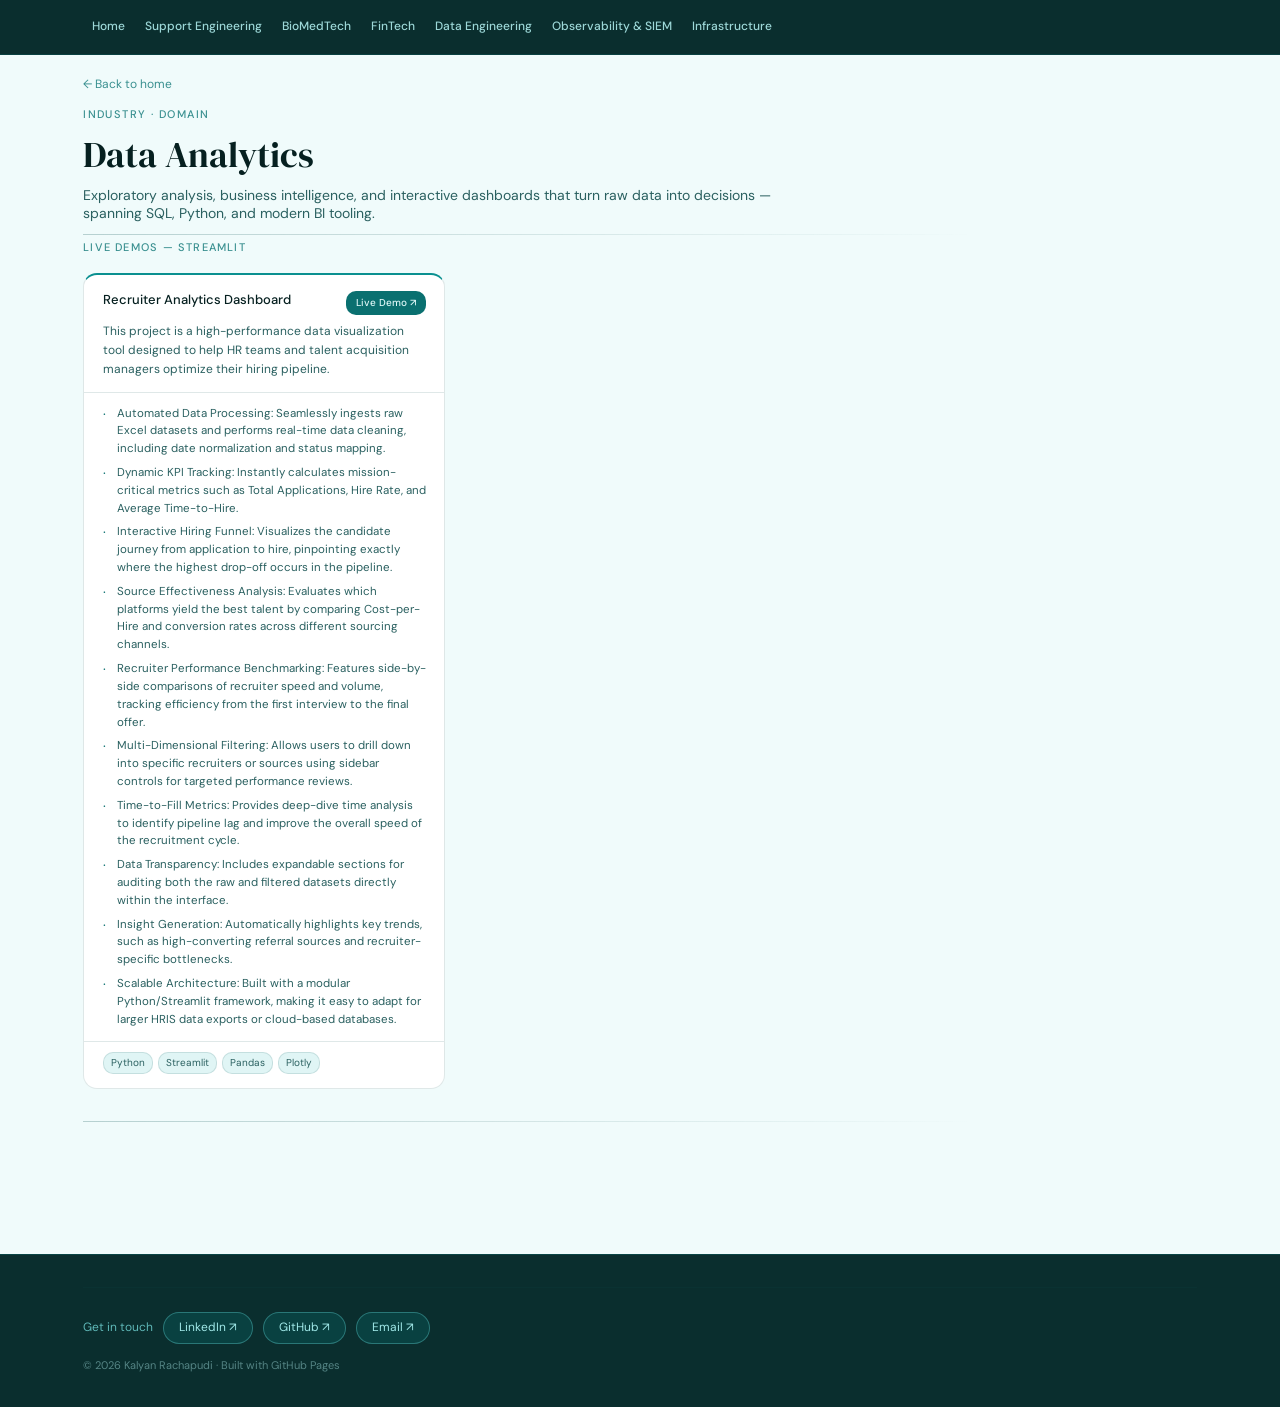
<file: data-analytics.html>
<!DOCTYPE html>
<html lang="en">
<head>
  <!-- Google tag (gtag.js) -->
  <script async src="https://www.googletagmanager.com/gtag/js?id=G-5QKVQ3EG20"></script>
  <script>
    window.dataLayer = window.dataLayer || [];
    function gtag(){dataLayer.push(arguments);}
    gtag('js', new Date());

    gtag('config', 'G-5QKVQ3EG20');
  </script>
  <meta charset="UTF-8" />
  <meta name="viewport" content="width=device-width, initial-scale=1.0" />
  <title>Data Analytics — Your Name</title>
  <link rel="preconnect" href="https://fonts.googleapis.com" />
  <link rel="preconnect" href="https://fonts.gstatic.com" crossorigin />
  <link rel="stylesheet" href="https://fonts.googleapis.com/css2?family=DM+Serif+Display:ital@0;1&family=DM+Sans:opsz,wght@9..40,300;9..40,400;9..40,500&display=swap" />
  <link rel="stylesheet" href="style.css" />
</head>
<body>

<script src="nav.js"></script>

<main class="page">
<div class="container">

  <a href="index.html" class="back-link">← Back to home</a>

  <div class="domain-header">
    <p class="eyebrow">Industry · Domain</p>
    <h1 class="domain-title">Data Analytics</h1>
    <p class="domain-desc">Exploratory analysis, business intelligence, and interactive dashboards that turn raw data into decisions — spanning SQL, Python, and modern BI tooling.</p>
  </div>

  <hr class="divider" />

  <p class="section-label">Live demos — Streamlit</p>
  <div class="demo-cards-grid">

    <a href="https://rad-kalyan-rachapudi-recruiter.streamlit.app/" target="_blank" class="demo-detail-card">
      <div class="demo-card-header">
        <div class="demo-card-top">
          <p class="demo-card-title">Recruiter Analytics Dashboard</p>
          <span class="demo-live-badge">Live Demo ↗</span>
        </div>
        <p class="demo-card-summary">This project is a high-performance data visualization tool designed to help HR teams and talent acquisition managers optimize their hiring pipeline.</p>
      </div>
      <div class="demo-card-body">
        <ul>
          <li>Automated Data Processing: Seamlessly ingests raw Excel datasets and performs real-time data cleaning, including date normalization and status mapping.</li>
          <li>Dynamic KPI Tracking: Instantly calculates mission-critical metrics such as Total Applications, Hire Rate, and Average Time-to-Hire.</li>
          <li>Interactive Hiring Funnel: Visualizes the candidate journey from application to hire, pinpointing exactly where the highest drop-off occurs in the pipeline.</li>
          <li>Source Effectiveness Analysis: Evaluates which platforms yield the best talent by comparing Cost-per-Hire and conversion rates across different sourcing channels.</li>
          <li>Recruiter Performance Benchmarking: Features side-by-side comparisons of recruiter speed and volume, tracking efficiency from the first interview to the final offer.</li>
          <li>Multi-Dimensional Filtering: Allows users to drill down into specific recruiters or sources using sidebar controls for targeted performance reviews.</li>
          <li>Time-to-Fill Metrics: Provides deep-dive time analysis to identify pipeline lag and improve the overall speed of the recruitment cycle.</li>
          <li>Data Transparency: Includes expandable sections for auditing both the raw and filtered datasets directly within the interface.</li>
          <li>Insight Generation: Automatically highlights key trends, such as high-converting referral sources and recruiter-specific bottlenecks.</li>
          <li>Scalable Architecture: Built with a modular Python/Streamlit framework, making it easy to adapt for larger HRIS data exports or cloud-based databases.</li>
        </ul>
      </div>
      <div class="demo-card-footer">
        <div class="tag-row">
          <span class="tag">Python</span><span class="tag">Streamlit</span><span class="tag">Pandas</span><span class="tag">Plotly</span>
        </div>
      </div>
    </a>

  </div>

  <hr class="divider" />
</div>
</main>

<script src="footer.js"></script>
</body>
</html>
</file>
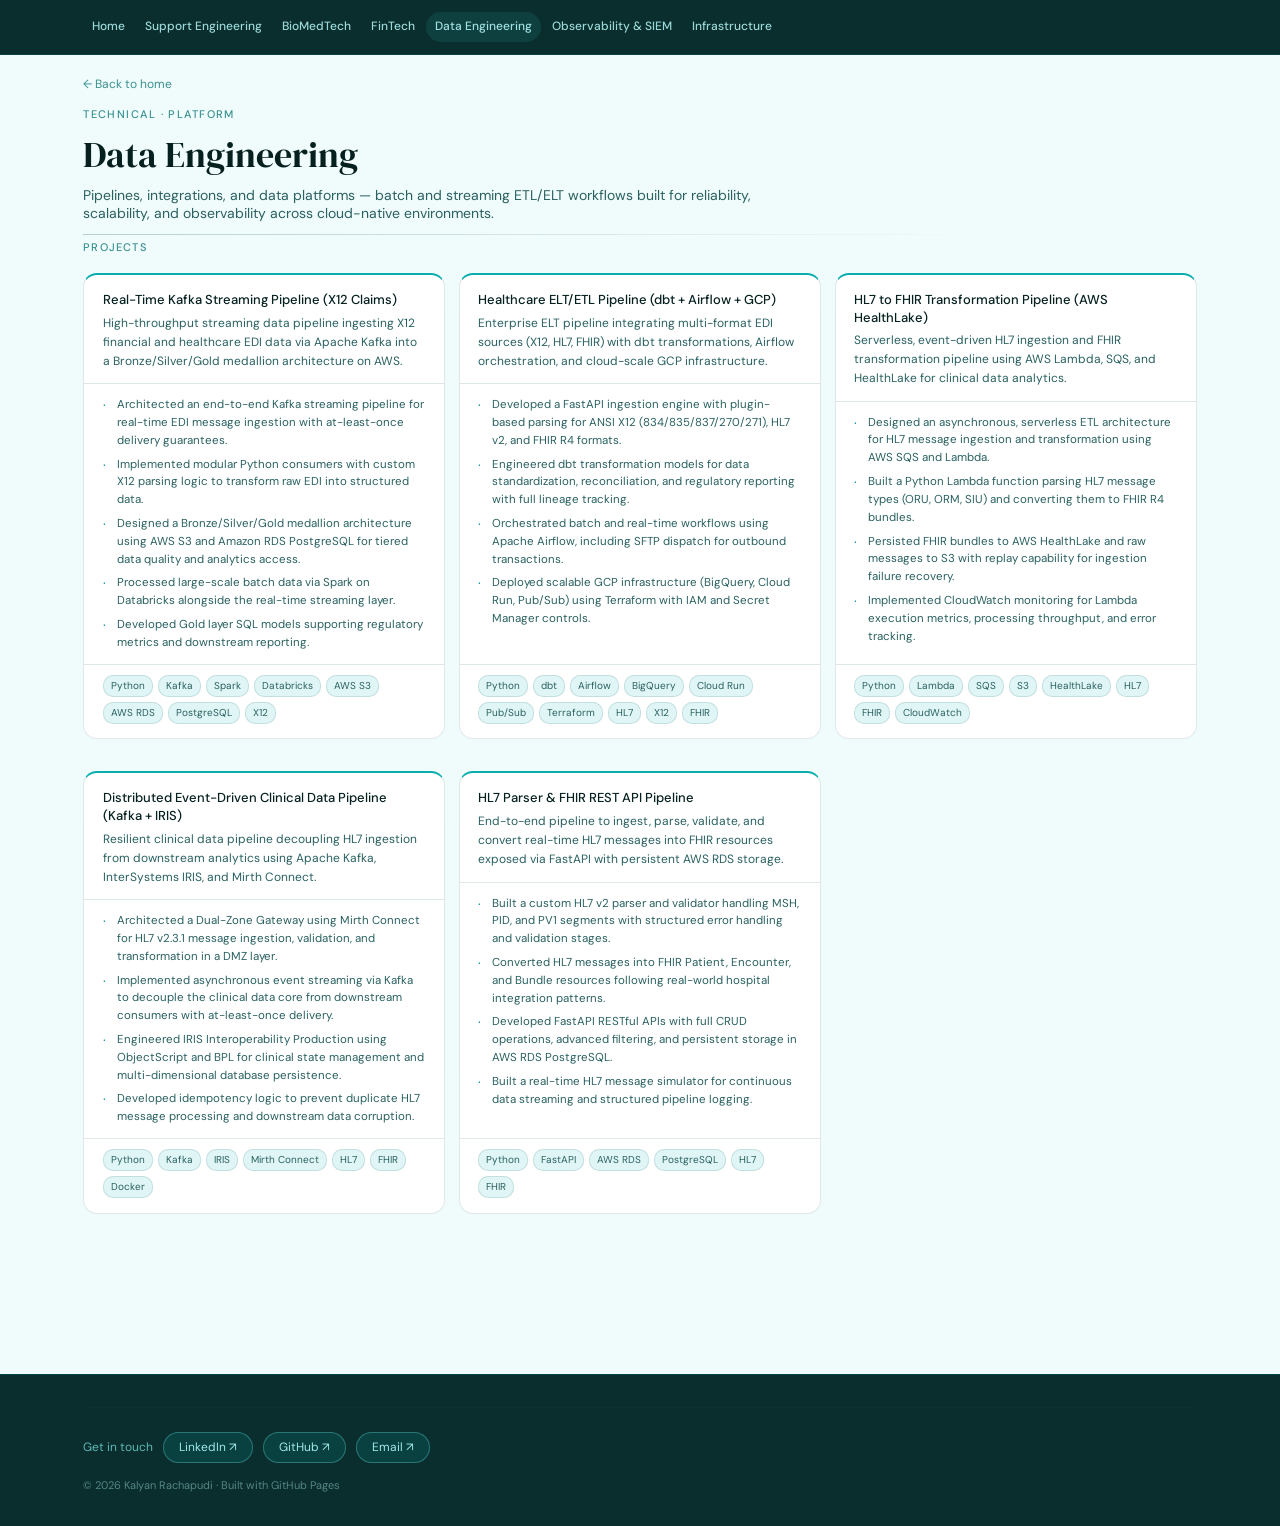
<file: data-engineering.html>
<!DOCTYPE html>
<html lang="en">
<head>
  <!-- Google tag (gtag.js) -->
  <script async src="https://www.googletagmanager.com/gtag/js?id=G-5QKVQ3EG20"></script>
  <script>
    window.dataLayer = window.dataLayer || [];
    function gtag(){dataLayer.push(arguments);}
    gtag('js', new Date());
    gtag('config', 'G-5QKVQ3EG20');
  </script>
  <meta charset="UTF-8" />
  <meta name="viewport" content="width=device-width, initial-scale=1.0" />
  <title>Data Engineering — Kalyan Rachapudi</title>
  <link rel="preconnect" href="https://fonts.googleapis.com" />
  <link rel="preconnect" href="https://fonts.gstatic.com" crossorigin />
  <link rel="stylesheet" href="https://fonts.googleapis.com/css2?family=DM+Serif+Display:ital@0;1&family=DM+Sans:opsz,wght@9..40,300;9..40,400;9..40,500&display=swap" />
  <link rel="stylesheet" href="style.css" />
</head>
<body>

<script src="nav.js"></script>

<main class="page">
<div class="container">

  <a href="index.html" class="back-link">← Back to home</a>

  <div class="domain-header">
    <p class="eyebrow">Technical · Platform</p>
    <h1 class="domain-title">Data Engineering</h1>
    <p class="domain-desc">Pipelines, integrations, and data platforms — batch and streaming ETL/ELT workflows built for reliability, scalability, and observability across cloud-native environments.</p>
  </div>

  <hr class="divider" />

  <p class="section-label">Projects</p>

  <div class="proj-cards-grid">

    <div class="proj-detail-card">
      <div class="proj-card-header">
        <p class="proj-card-title">Real-Time Kafka Streaming Pipeline (X12 Claims)</p>
        <p class="proj-card-summary">High-throughput streaming data pipeline ingesting X12 financial and healthcare EDI data via Apache Kafka into a Bronze/Silver/Gold medallion architecture on AWS.</p>
      </div>
      <div class="proj-card-body">
        <ul>
          <li>Architected an end-to-end Kafka streaming pipeline for real-time EDI message ingestion with at-least-once delivery guarantees.</li>
          <li>Implemented modular Python consumers with custom X12 parsing logic to transform raw EDI into structured data.</li>
          <li>Designed a Bronze/Silver/Gold medallion architecture using AWS S3 and Amazon RDS PostgreSQL for tiered data quality and analytics access.</li>
          <li>Processed large-scale batch data via Spark on Databricks alongside the real-time streaming layer.</li>
          <li>Developed Gold layer SQL models supporting regulatory metrics and downstream reporting.</li>
        </ul>
      </div>
      <div class="proj-card-footer">
        <div class="tag-row">
          <span class="tag">Python</span><span class="tag">Kafka</span><span class="tag">Spark</span><span class="tag">Databricks</span><span class="tag">AWS S3</span><span class="tag">AWS RDS</span><span class="tag">PostgreSQL</span><span class="tag">X12</span>
        </div>
      </div>
    </div>

    <div class="proj-detail-card">
      <div class="proj-card-header">
        <p class="proj-card-title">Healthcare ELT/ETL Pipeline (dbt + Airflow + GCP)</p>
        <p class="proj-card-summary">Enterprise ELT pipeline integrating multi-format EDI sources (X12, HL7, FHIR) with dbt transformations, Airflow orchestration, and cloud-scale GCP infrastructure.</p>
      </div>
      <div class="proj-card-body">
        <ul>
          <li>Developed a FastAPI ingestion engine with plugin-based parsing for ANSI X12 (834/835/837/270/271), HL7 v2, and FHIR R4 formats.</li>
          <li>Engineered dbt transformation models for data standardization, reconciliation, and regulatory reporting with full lineage tracking.</li>
          <li>Orchestrated batch and real-time workflows using Apache Airflow, including SFTP dispatch for outbound transactions.</li>
          <li>Deployed scalable GCP infrastructure (BigQuery, Cloud Run, Pub/Sub) using Terraform with IAM and Secret Manager controls.</li>
        </ul>
      </div>
      <div class="proj-card-footer">
        <div class="tag-row">
          <span class="tag">Python</span><span class="tag">dbt</span><span class="tag">Airflow</span><span class="tag">BigQuery</span><span class="tag">Cloud Run</span><span class="tag">Pub/Sub</span><span class="tag">Terraform</span><span class="tag">HL7</span><span class="tag">X12</span><span class="tag">FHIR</span>
        </div>
      </div>
    </div>

    <div class="proj-detail-card">
      <div class="proj-card-header">
        <p class="proj-card-title">HL7 to FHIR Transformation Pipeline (AWS HealthLake)</p>
        <p class="proj-card-summary">Serverless, event-driven HL7 ingestion and FHIR transformation pipeline using AWS Lambda, SQS, and HealthLake for clinical data analytics.</p>
      </div>
      <div class="proj-card-body">
        <ul>
          <li>Designed an asynchronous, serverless ETL architecture for HL7 message ingestion and transformation using AWS SQS and Lambda.</li>
          <li>Built a Python Lambda function parsing HL7 message types (ORU, ORM, SIU) and converting them to FHIR R4 bundles.</li>
          <li>Persisted FHIR bundles to AWS HealthLake and raw messages to S3 with replay capability for ingestion failure recovery.</li>
          <li>Implemented CloudWatch monitoring for Lambda execution metrics, processing throughput, and error tracking.</li>
        </ul>
      </div>
      <div class="proj-card-footer">
        <div class="tag-row">
          <span class="tag">Python</span><span class="tag">Lambda</span><span class="tag">SQS</span><span class="tag">S3</span><span class="tag">HealthLake</span><span class="tag">HL7</span><span class="tag">FHIR</span><span class="tag">CloudWatch</span>
        </div>
      </div>
    </div>

  </div>

  <div class="proj-cards-grid">

    <div class="proj-detail-card">
      <div class="proj-card-header">
        <p class="proj-card-title">Distributed Event-Driven Clinical Data Pipeline (Kafka + IRIS)</p>
        <p class="proj-card-summary">Resilient clinical data pipeline decoupling HL7 ingestion from downstream analytics using Apache Kafka, InterSystems IRIS, and Mirth Connect.</p>
      </div>
      <div class="proj-card-body">
        <ul>
          <li>Architected a Dual-Zone Gateway using Mirth Connect for HL7 v2.3.1 message ingestion, validation, and transformation in a DMZ layer.</li>
          <li>Implemented asynchronous event streaming via Kafka to decouple the clinical data core from downstream consumers with at-least-once delivery.</li>
          <li>Engineered IRIS Interoperability Production using ObjectScript and BPL for clinical state management and multi-dimensional database persistence.</li>
          <li>Developed idempotency logic to prevent duplicate HL7 message processing and downstream data corruption.</li>
        </ul>
      </div>
      <div class="proj-card-footer">
        <div class="tag-row">
          <span class="tag">Python</span><span class="tag">Kafka</span><span class="tag">IRIS</span><span class="tag">Mirth Connect</span><span class="tag">HL7</span><span class="tag">FHIR</span><span class="tag">Docker</span>
        </div>
      </div>
    </div>

    <div class="proj-detail-card">
      <div class="proj-card-header">
        <p class="proj-card-title">HL7 Parser &amp; FHIR REST API Pipeline</p>
        <p class="proj-card-summary">End-to-end pipeline to ingest, parse, validate, and convert real-time HL7 messages into FHIR resources exposed via FastAPI with persistent AWS RDS storage.</p>
      </div>
      <div class="proj-card-body">
        <ul>
          <li>Built a custom HL7 v2 parser and validator handling MSH, PID, and PV1 segments with structured error handling and validation stages.</li>
          <li>Converted HL7 messages into FHIR Patient, Encounter, and Bundle resources following real-world hospital integration patterns.</li>
          <li>Developed FastAPI RESTful APIs with full CRUD operations, advanced filtering, and persistent storage in AWS RDS PostgreSQL.</li>
          <li>Built a real-time HL7 message simulator for continuous data streaming and structured pipeline logging.</li>
        </ul>
      </div>
      <div class="proj-card-footer">
        <div class="tag-row">
          <span class="tag">Python</span><span class="tag">FastAPI</span><span class="tag">AWS RDS</span><span class="tag">PostgreSQL</span><span class="tag">HL7</span><span class="tag">FHIR</span>
        </div>
      </div>
    </div>

  </div>

</div>
</main>

<script src="footer.js"></script>
</body>
</html>
</file>
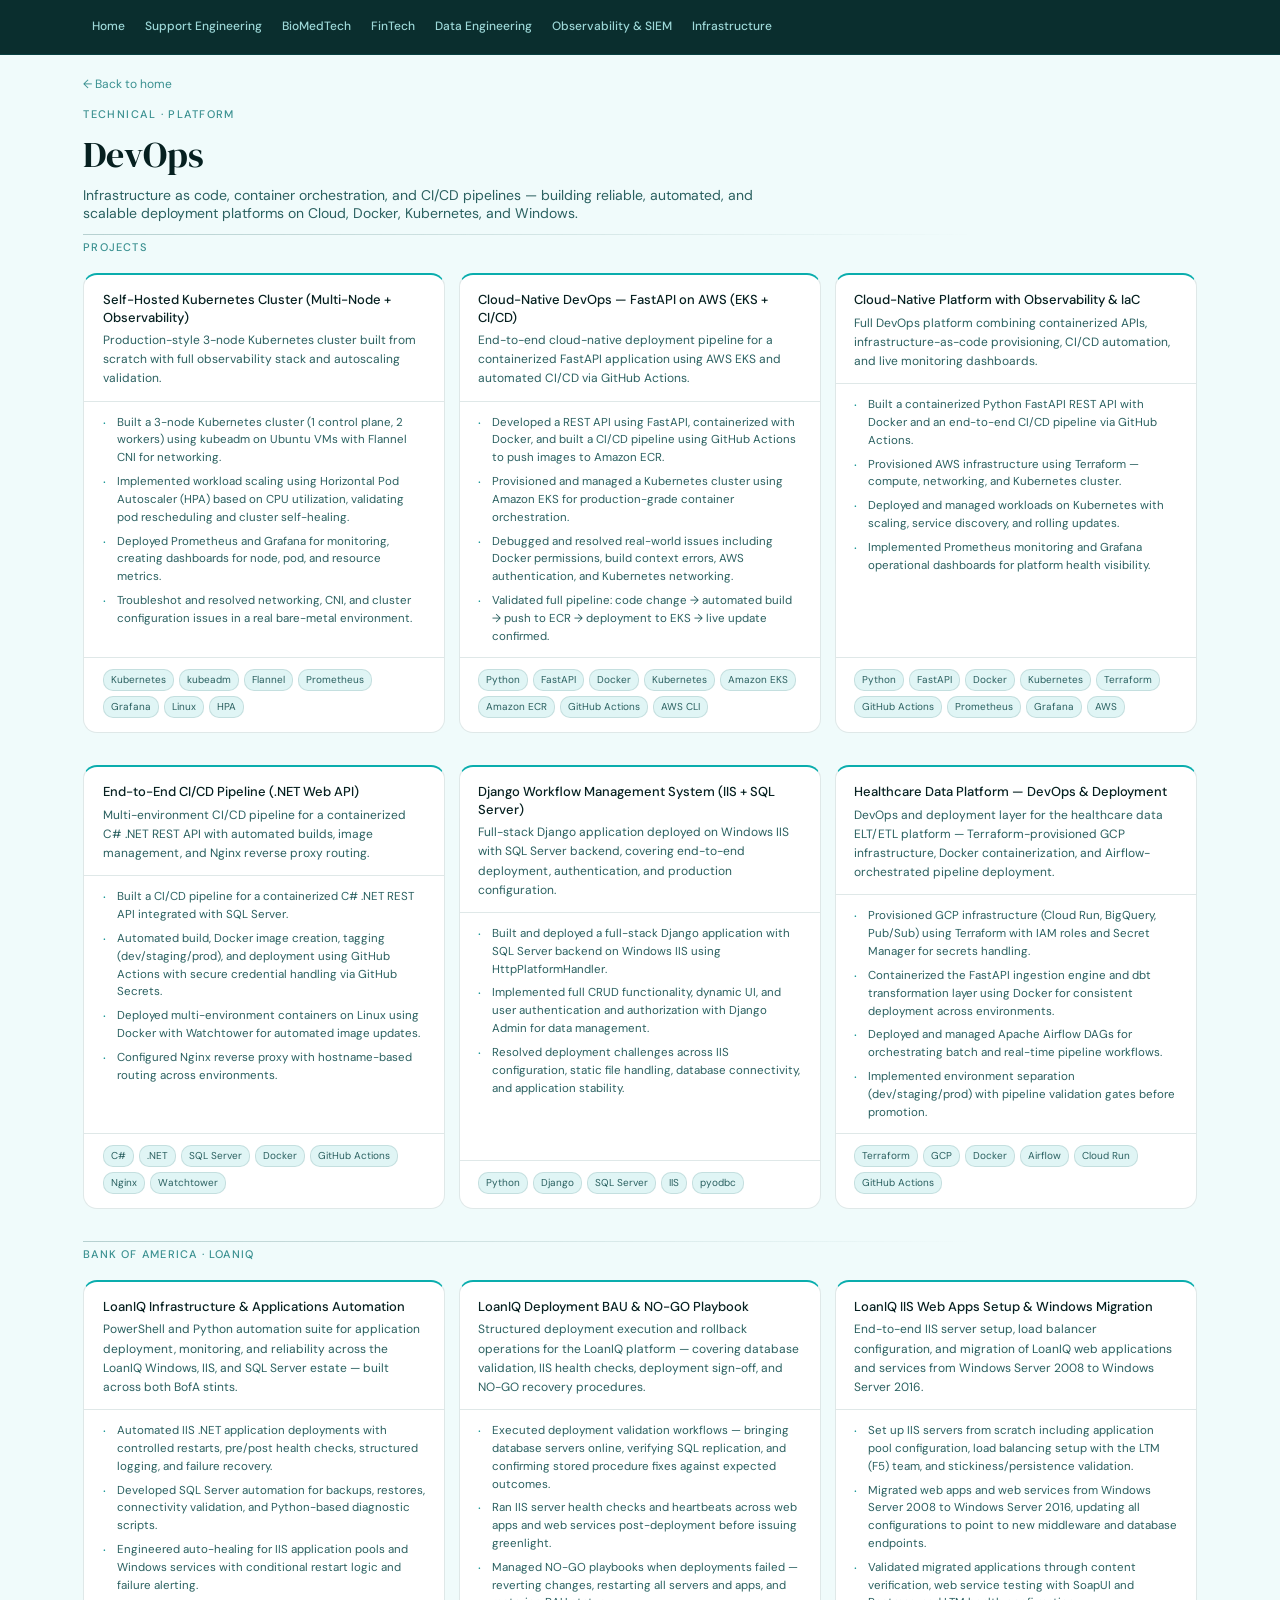
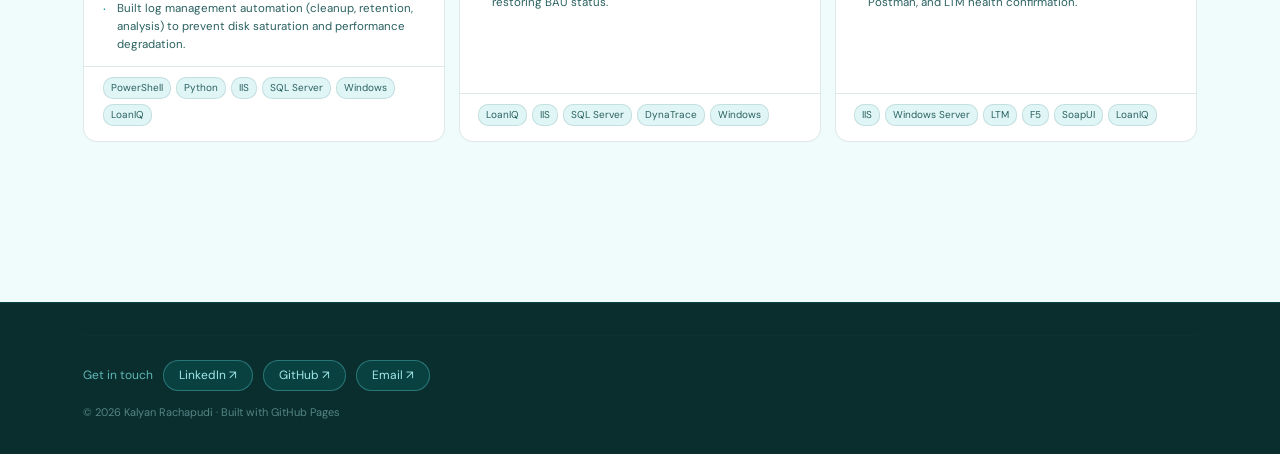
<file: devops.html>
<!DOCTYPE html>
<html lang="en">
<head>
  <!-- Google tag (gtag.js) -->
  <script async src="https://www.googletagmanager.com/gtag/js?id=G-5QKVQ3EG20"></script>
  <script>
    window.dataLayer = window.dataLayer || [];
    function gtag(){dataLayer.push(arguments);}
    gtag('js', new Date());
    gtag('config', 'G-5QKVQ3EG20');
  </script>
  <meta charset="UTF-8" />
  <meta name="viewport" content="width=device-width, initial-scale=1.0" />
  <title>DevOps — Kalyan Rachapudi</title>
  <link rel="preconnect" href="https://fonts.googleapis.com" />
  <link rel="preconnect" href="https://fonts.gstatic.com" crossorigin />
  <link rel="stylesheet" href="https://fonts.googleapis.com/css2?family=DM+Serif+Display:ital@0;1&family=DM+Sans:opsz,wght@9..40,300;9..40,400;9..40,500&display=swap" />
  <link rel="stylesheet" href="style.css" />
</head>
<body>

<script src="nav.js"></script>

<main class="page">
<div class="container">

  <a href="index.html" class="back-link">← Back to home</a>

  <div class="domain-header">
    <p class="eyebrow">Technical · Platform</p>
    <h1 class="domain-title">DevOps</h1>
    <p class="domain-desc">Infrastructure as code, container orchestration, and CI/CD pipelines — building reliable, automated, and scalable deployment platforms on Cloud, Docker, Kubernetes, and Windows.</p>
  </div>

  <hr class="divider" />

  <p class="section-label">Projects</p>

  <div class="proj-cards-grid">

    <div class="proj-detail-card">
      <div class="proj-card-header">
        <p class="proj-card-title">Self-Hosted Kubernetes Cluster (Multi-Node + Observability)</p>
        <p class="proj-card-summary">Production-style 3-node Kubernetes cluster built from scratch with full observability stack and autoscaling validation.</p>
      </div>
      <div class="proj-card-body">
        <ul>
          <li>Built a 3-node Kubernetes cluster (1 control plane, 2 workers) using kubeadm on Ubuntu VMs with Flannel CNI for networking.</li>
          <li>Implemented workload scaling using Horizontal Pod Autoscaler (HPA) based on CPU utilization, validating pod rescheduling and cluster self-healing.</li>
          <li>Deployed Prometheus and Grafana for monitoring, creating dashboards for node, pod, and resource metrics.</li>
          <li>Troubleshot and resolved networking, CNI, and cluster configuration issues in a real bare-metal environment.</li>
        </ul>
      </div>
      <div class="proj-card-footer">
        <div class="tag-row">
          <span class="tag">Kubernetes</span><span class="tag">kubeadm</span><span class="tag">Flannel</span><span class="tag">Prometheus</span><span class="tag">Grafana</span><span class="tag">Linux</span><span class="tag">HPA</span>
        </div>
      </div>
    </div>

    <div class="proj-detail-card">
      <div class="proj-card-header">
        <p class="proj-card-title">Cloud-Native DevOps — FastAPI on AWS (EKS + CI/CD)</p>
        <p class="proj-card-summary">End-to-end cloud-native deployment pipeline for a containerized FastAPI application using AWS EKS and automated CI/CD via GitHub Actions.</p>
      </div>
      <div class="proj-card-body">
        <ul>
          <li>Developed a REST API using FastAPI, containerized with Docker, and built a CI/CD pipeline using GitHub Actions to push images to Amazon ECR.</li>
          <li>Provisioned and managed a Kubernetes cluster using Amazon EKS for production-grade container orchestration.</li>
          <li>Debugged and resolved real-world issues including Docker permissions, build context errors, AWS authentication, and Kubernetes networking.</li>
          <li>Validated full pipeline: code change → automated build → push to ECR → deployment to EKS → live update confirmed.</li>
        </ul>
      </div>
      <div class="proj-card-footer">
        <div class="tag-row">
          <span class="tag">Python</span><span class="tag">FastAPI</span><span class="tag">Docker</span><span class="tag">Kubernetes</span><span class="tag">Amazon EKS</span><span class="tag">Amazon ECR</span><span class="tag">GitHub Actions</span><span class="tag">AWS CLI</span>
        </div>
      </div>
    </div>

    <div class="proj-detail-card">
      <div class="proj-card-header">
        <p class="proj-card-title">Cloud-Native Platform with Observability &amp; IaC</p>
        <p class="proj-card-summary">Full DevOps platform combining containerized APIs, infrastructure-as-code provisioning, CI/CD automation, and live monitoring dashboards.</p>
      </div>
      <div class="proj-card-body">
        <ul>
          <li>Built a containerized Python FastAPI REST API with Docker and an end-to-end CI/CD pipeline via GitHub Actions.</li>
          <li>Provisioned AWS infrastructure using Terraform — compute, networking, and Kubernetes cluster.</li>
          <li>Deployed and managed workloads on Kubernetes with scaling, service discovery, and rolling updates.</li>
          <li>Implemented Prometheus monitoring and Grafana operational dashboards for platform health visibility.</li>
        </ul>
      </div>
      <div class="proj-card-footer">
        <div class="tag-row">
          <span class="tag">Python</span><span class="tag">FastAPI</span><span class="tag">Docker</span><span class="tag">Kubernetes</span><span class="tag">Terraform</span><span class="tag">GitHub Actions</span><span class="tag">Prometheus</span><span class="tag">Grafana</span><span class="tag">AWS</span>
        </div>
      </div>
    </div>

  </div>

  <div class="proj-cards-grid">

    <div class="proj-detail-card">
      <div class="proj-card-header">
        <p class="proj-card-title">End-to-End CI/CD Pipeline (.NET Web API)</p>
        <p class="proj-card-summary">Multi-environment CI/CD pipeline for a containerized C# .NET REST API with automated builds, image management, and Nginx reverse proxy routing.</p>
      </div>
      <div class="proj-card-body">
        <ul>
          <li>Built a CI/CD pipeline for a containerized C# .NET REST API integrated with SQL Server.</li>
          <li>Automated build, Docker image creation, tagging (dev/staging/prod), and deployment using GitHub Actions with secure credential handling via GitHub Secrets.</li>
          <li>Deployed multi-environment containers on Linux using Docker with Watchtower for automated image updates.</li>
          <li>Configured Nginx reverse proxy with hostname-based routing across environments.</li>
        </ul>
      </div>
      <div class="proj-card-footer">
        <div class="tag-row">
          <span class="tag">C#</span><span class="tag">.NET</span><span class="tag">SQL Server</span><span class="tag">Docker</span><span class="tag">GitHub Actions</span><span class="tag">Nginx</span><span class="tag">Watchtower</span>
        </div>
      </div>
    </div>

    <div class="proj-detail-card">
      <div class="proj-card-header">
        <p class="proj-card-title">Django Workflow Management System (IIS + SQL Server)</p>
        <p class="proj-card-summary">Full-stack Django application deployed on Windows IIS with SQL Server backend, covering end-to-end deployment, authentication, and production configuration.</p>
      </div>
      <div class="proj-card-body">
        <ul>
          <li>Built and deployed a full-stack Django application with SQL Server backend on Windows IIS using HttpPlatformHandler.</li>
          <li>Implemented full CRUD functionality, dynamic UI, and user authentication and authorization with Django Admin for data management.</li>
          <li>Resolved deployment challenges across IIS configuration, static file handling, database connectivity, and application stability.</li>
        </ul>
      </div>
      <div class="proj-card-footer">
        <div class="tag-row">
          <span class="tag">Python</span><span class="tag">Django</span><span class="tag">SQL Server</span><span class="tag">IIS</span><span class="tag">pyodbc</span>
        </div>
      </div>
    </div>

    <div class="proj-detail-card">
      <div class="proj-card-header">
        <p class="proj-card-title">Healthcare Data Platform — DevOps &amp; Deployment</p>
        <p class="proj-card-summary">DevOps and deployment layer for the healthcare data ELT/ETL platform — Terraform-provisioned GCP infrastructure, Docker containerization, and Airflow-orchestrated pipeline deployment.</p>
      </div>
      <div class="proj-card-body">
        <ul>
          <li>Provisioned GCP infrastructure (Cloud Run, BigQuery, Pub/Sub) using Terraform with IAM roles and Secret Manager for secrets handling.</li>
          <li>Containerized the FastAPI ingestion engine and dbt transformation layer using Docker for consistent deployment across environments.</li>
          <li>Deployed and managed Apache Airflow DAGs for orchestrating batch and real-time pipeline workflows.</li>
          <li>Implemented environment separation (dev/staging/prod) with pipeline validation gates before promotion.</li>
        </ul>
      </div>
      <div class="proj-card-footer">
        <div class="tag-row">
          <span class="tag">Terraform</span><span class="tag">GCP</span><span class="tag">Docker</span><span class="tag">Airflow</span><span class="tag">Cloud Run</span><span class="tag">GitHub Actions</span>
        </div>
      </div>
    </div>

  </div>

  <hr class="divider" />

  <p class="section-label">BANK OF AMERICA · LOANIQ</p>

  <div class="proj-cards-grid">

    <div class="proj-detail-card">
      <div class="proj-card-header">
        <p class="proj-card-title">LoanIQ Infrastructure &amp; Applications Automation</p>
        <p class="proj-card-summary">PowerShell and Python automation suite for application deployment, monitoring, and reliability across the LoanIQ Windows, IIS, and SQL Server estate — built across both BofA stints.</p>
      </div>
      <div class="proj-card-body">
        <ul>
          <li>Automated IIS .NET application deployments with controlled restarts, pre/post health checks, structured logging, and failure recovery.</li>
          <li>Developed SQL Server automation for backups, restores, connectivity validation, and Python-based diagnostic scripts.</li>
          <li>Engineered auto-healing for IIS application pools and Windows services with conditional restart logic and failure alerting.</li>
          <li>Built log management automation (cleanup, retention, analysis) to prevent disk saturation and performance degradation.</li>
        </ul>
      </div>
      <div class="proj-card-footer">
        <div class="tag-row">
          <span class="tag">PowerShell</span><span class="tag">Python</span><span class="tag">IIS</span><span class="tag">SQL Server</span><span class="tag">Windows</span><span class="tag">LoanIQ</span>
        </div>
      </div>
    </div>

    <div class="proj-detail-card">
      <div class="proj-card-header">
        <p class="proj-card-title">LoanIQ Deployment BAU &amp; NO-GO Playbook</p>
        <p class="proj-card-summary">Structured deployment execution and rollback operations for the LoanIQ platform — covering database validation, IIS health checks, deployment sign-off, and NO-GO recovery procedures.</p>
      </div>
      <div class="proj-card-body">
        <ul>
          <li>Executed deployment validation workflows — bringing database servers online, verifying SQL replication, and confirming stored procedure fixes against expected outcomes.</li>
          <li>Ran IIS server health checks and heartbeats across web apps and web services post-deployment before issuing greenlight.</li>
          <li>Managed NO-GO playbooks when deployments failed — reverting changes, restarting all servers and apps, and restoring BAU status.</li>
        </ul>
      </div>
      <div class="proj-card-footer">
        <div class="tag-row">
          <span class="tag">LoanIQ</span><span class="tag">IIS</span><span class="tag">SQL Server</span><span class="tag">DynaTrace</span><span class="tag">Windows</span>
        </div>
      </div>
    </div>

    <div class="proj-detail-card">
      <div class="proj-card-header">
        <p class="proj-card-title">LoanIQ IIS Web Apps Setup &amp; Windows Migration</p>
        <p class="proj-card-summary">End-to-end IIS server setup, load balancer configuration, and migration of LoanIQ web applications and services from Windows Server 2008 to Windows Server 2016.</p>
      </div>
      <div class="proj-card-body">
        <ul>
          <li>Set up IIS servers from scratch including application pool configuration, load balancing setup with the LTM (F5) team, and stickiness/persistence validation.</li>
          <li>Migrated web apps and web services from Windows Server 2008 to Windows Server 2016, updating all configurations to point to new middleware and database endpoints.</li>
          <li>Validated migrated applications through content verification, web service testing with SoapUI and Postman, and LTM health confirmation.</li>
        </ul>
      </div>
      <div class="proj-card-footer">
        <div class="tag-row">
          <span class="tag">IIS</span><span class="tag">Windows Server</span><span class="tag">LTM</span><span class="tag">F5</span><span class="tag">SoapUI</span><span class="tag">LoanIQ</span>
        </div>
      </div>
    </div>

  </div>

</div>
</main>

<script src="footer.js"></script>
</body>
</html>
</file>
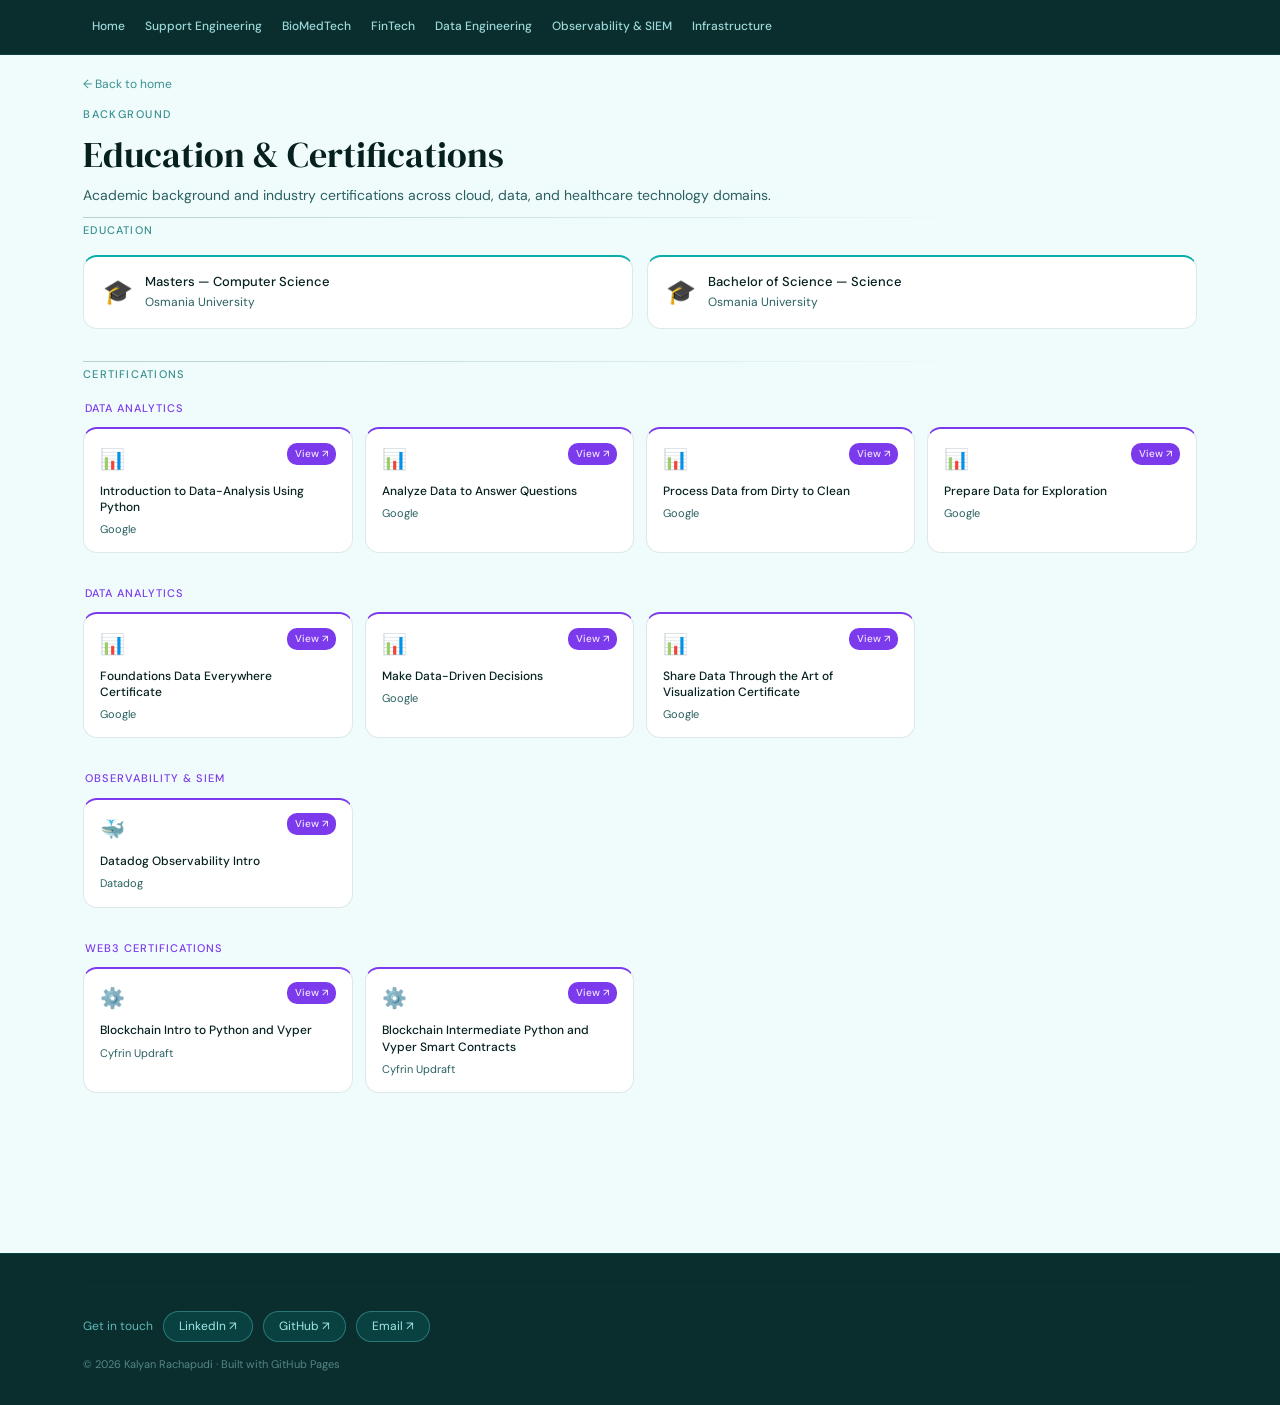
<file: education.html>
<!DOCTYPE html>
<html lang="en">
<head>
  <!-- Google tag (gtag.js) -->
  <script async src="https://www.googletagmanager.com/gtag/js?id=G-5QKVQ3EG20"></script>
  <script>
    window.dataLayer = window.dataLayer || [];
    function gtag(){dataLayer.push(arguments);}
    gtag('js', new Date());
    gtag('config', 'G-5QKVQ3EG20');
  </script>
  <meta charset="UTF-8" />
  <meta name="viewport" content="width=device-width, initial-scale=1.0" />
  <title>Education & Certifications — Kalyan Rachapudi</title>
  <link rel="preconnect" href="https://fonts.googleapis.com" />
  <link rel="preconnect" href="https://fonts.gstatic.com" crossorigin />
  <link rel="stylesheet" href="https://fonts.googleapis.com/css2?family=DM+Serif+Display:ital@0;1&family=DM+Sans:opsz,wght@9..40,300;9..40,400;9..40,500&display=swap" />
  <link rel="stylesheet" href="style.css" />

  <style>
    .certlet-group { margin-bottom: 1.5rem; }
    .certlet-group-label {
      font-size: 11px;
      font-weight: 500;
      letter-spacing: 0.09em;
      text-transform: uppercase;
      color: #7c3aed;
      margin-bottom: 0.6rem;
      padding-left: 2px;
    }
  </style>
</head>
<body>

<script src="nav.js"></script>

<main class="page">
<div class="container">

  <a href="index.html" class="back-link">← Back to home</a>

  <div class="domain-header">
    <p class="eyebrow">Background</p>
    <h1 class="domain-title">Education &amp; Certifications</h1>
    <p class="domain-desc">Academic background and industry certifications across cloud, data, and healthcare technology domains.</p>
  </div>

  <hr class="divider" />

  <p class="section-label">Education</p>
  <div class="edu-cards-grid">

    <div class="edu-card">
      <div class="edu-card-top">
        <div class="edu-icon">🎓</div>
        <div>
          <p class="edu-degree">Masters — Computer Science</p>
          <p class="edu-school">Osmania University</p>
        </div>
      </div>
    </div>

    <div class="edu-card">
      <div class="edu-card-top">
        <div class="edu-icon">🎓</div>
        <div>
          <p class="edu-degree">Bachelor of Science — Science</p>
          <p class="edu-school">Osmania University</p>
        </div>
      </div>
    </div>

  </div>

  <hr class="divider" />

  <p class="section-label">Certifications</p>

  <!-- Group 1 -->
  <div class="certlet-group">
    <p class="certlet-group-label">Data Analytics</p>
    <div class="certlet-grid">

      <a href="https://www.coursera.org/account/accomplishments/records/U5ANXJSECTZ9" target="_blank" class="certlet">
        <div class="certlet-top"><span class="certlet-icon">📊</span><span class="certlet-badge">View ↗</span></div>
        <p class="certlet-name">Introduction to Data-Analysis Using Python</p>
        <p class="certlet-issuer">Google</p>
      </a>

      <a href="https://www.coursera.org/account/accomplishments/records/JH3QE06KTQGS" target="_blank" class="certlet">
        <div class="certlet-top"><span class="certlet-icon">📊</span><span class="certlet-badge">View ↗</span></div>
        <p class="certlet-name">Analyze Data to Answer Questions</p>
        <p class="certlet-issuer">Google</p>
      </a>

      <a href="https://www.coursera.org/account/accomplishments/records/LRWIDQN4C64F" target="_blank" class="certlet">
        <div class="certlet-top"><span class="certlet-icon">📊</span><span class="certlet-badge">View ↗</span></div>
        <p class="certlet-name">Process Data from Dirty to Clean</p>
        <p class="certlet-issuer">Google</p>
      </a>

      <a href="https://www.coursera.org/account/accomplishments/records/U3HZNFKW9NSZ" target="_blank" class="certlet">
        <div class="certlet-top"><span class="certlet-icon">📊</span><span class="certlet-badge">View ↗</span></div>
        <p class="certlet-name">Prepare Data for Exploration</p>
        <p class="certlet-issuer">Google</p>
      </a>

    </div>
  </div>

  <!-- Group 2 -->
  <div class="certlet-group">
    <p class="certlet-group-label">Data Analytics</p>
    <div class="certlet-grid">

      <a href="https://www.coursera.org/account/accomplishments/verify/XVZ7VAJIMUCK" target="_blank" class="certlet">
        <div class="certlet-top"><span class="certlet-icon">📊</span><span class="certlet-badge">View ↗</span></div>
        <p class="certlet-name">Foundations Data Everywhere Certificate</p>
        <p class="certlet-issuer">Google</p>
      </a>

      <a href="https://www.coursera.org/account/accomplishments/records/H0GLPC2AKMLA" target="_blank" class="certlet">
        <div class="certlet-top"><span class="certlet-icon">📊</span><span class="certlet-badge">View ↗</span></div>
        <p class="certlet-name">Make Data-Driven Decisions</p>
        <p class="certlet-issuer">Google</p>
      </a>

      <a href="https://www.coursera.org/account/accomplishments/records/QJHX6FP6OIMR" target="_blank" class="certlet">
        <div class="certlet-top"><span class="certlet-icon">📊</span><span class="certlet-badge">View ↗</span></div>
        <p class="certlet-name">Share Data Through the Art of Visualization Certificate</p>
        <p class="certlet-issuer">Google</p>
      </a>

    </div>
  </div>

  <div class="certlet-group">
    <p class="certlet-group-label">Observability &amp; SIEM</p>
    <div class="certlet-grid">

      <a href="https://learn.datadoghq.com/certificates/dx8whdwjyz" target="_blank" class="certlet">
        <div class="certlet-top"><span class="certlet-icon">🐳</span><span class="certlet-badge">View ↗</span></div>
        <p class="certlet-name">Datadog Observability Intro</p>
        <p class="certlet-issuer">Datadog</p>
      </a>

    </div>
  </div>

  <div class="certlet-group">
    <p class="certlet-group-label">Web3 Certifications</p>
    <div class="certlet-grid">

      <a href="https://profiles.cyfrin.io/u/kcrachapudi/achievements/intro-python-vyper-smart-contract-development" target="_blank" class="certlet">
        <div class="certlet-top"><span class="certlet-icon">⚙️</span><span class="certlet-badge">View ↗</span></div>
        <p class="certlet-name">Blockchain Intro to Python and Vyper</p>
        <p class="certlet-issuer">Cyfrin Updraft</p>
      </a>

      <a href="https://profiles.cyfrin.io/u/kcrachapudi/achievements/intermediate-python-vyper-smart-contract-development" target="_blank" class="certlet">
        <div class="certlet-top"><span class="certlet-icon">⚙️</span><span class="certlet-badge">View ↗</span></div>
        <p class="certlet-name">Blockchain Intermediate Python and Vyper Smart Contracts</p>
        <p class="certlet-issuer">Cyfrin Updraft</p>
      </a>

    </div>
  </div>

  <!-- Group 4
  <div class="certlet-group">
    <p class="certlet-group-label">Agile, Scrum, Project Management, Product Owner </p>
    <div class="certlet-grid">

      <a href="https://your-cert-uri-here" target="_blank" class="certlet">
        <div class="certlet-top"><span class="certlet-icon">🤖</span><span class="certlet-badge">View ↗</span></div>
        <p class="certlet-name">Certification Name</p>
        <p class="certlet-issuer">Issuing Organization</p>
      </a>

      <a href="https://your-cert-uri-here" target="_blank" class="certlet">
        <div class="certlet-top"><span class="certlet-icon">🧬</span><span class="certlet-badge">View ↗</span></div>
        <p class="certlet-name">Certification Name</p>
        <p class="certlet-issuer">Issuing Organization</p>
      </a>

      <a href="https://your-cert-uri-here" target="_blank" class="certlet">
        <div class="certlet-top"><span class="certlet-icon">🔁</span><span class="certlet-badge">View ↗</span></div>
        <p class="certlet-name">Certification Name</p>
        <p class="certlet-issuer">Issuing Organization</p>
      </a>

      <a href="https://your-cert-uri-here" target="_blank" class="certlet">
        <div class="certlet-top"><span class="certlet-icon">💡</span><span class="certlet-badge">View ↗</span></div>
        <p class="certlet-name">Certification Name</p>
        <p class="certlet-issuer">Issuing Organization</p>
      </a>

    </div>
  </div>
  -->
  <!-- Group 5
  <div class="certlet-group">
    <p class="certlet-group-label">Security &amp; Healthcare Technology</p>
    <div class="certlet-grid">

      <a href="https://your-cert-uri-here" target="_blank" class="certlet">
        <div class="certlet-top"><span class="certlet-icon">🔐</span><span class="certlet-badge">View ↗</span></div>
        <p class="certlet-name">Certification Name</p>
        <p class="certlet-issuer">Issuing Organization</p>
      </a>

      <a href="https://your-cert-uri-here" target="_blank" class="certlet">
        <div class="certlet-top"><span class="certlet-icon">🛡️</span><span class="certlet-badge">View ↗</span></div>
        <p class="certlet-name">Certification Name</p>
        <p class="certlet-issuer">Issuing Organization</p>
      </a>

      <a href="https://your-cert-uri-here" target="_blank" class="certlet">
        <div class="certlet-top"><span class="certlet-icon">🏥</span><span class="certlet-badge">View ↗</span></div>
        <p class="certlet-name">Certification Name</p>
        <p class="certlet-issuer">Issuing Organization</p>
      </a>

      <a href="https://your-cert-uri-here" target="_blank" class="certlet">
        <div class="certlet-top"><span class="certlet-icon">🌐</span><span class="certlet-badge">View ↗</span></div>
        <p class="certlet-name">Certification Name</p>
        <p class="certlet-issuer">Issuing Organization</p>
      </a>

    </div>
  </div>
  -->


</div>
</main>

<script src="footer.js"></script>
</body>
</html>
</file>
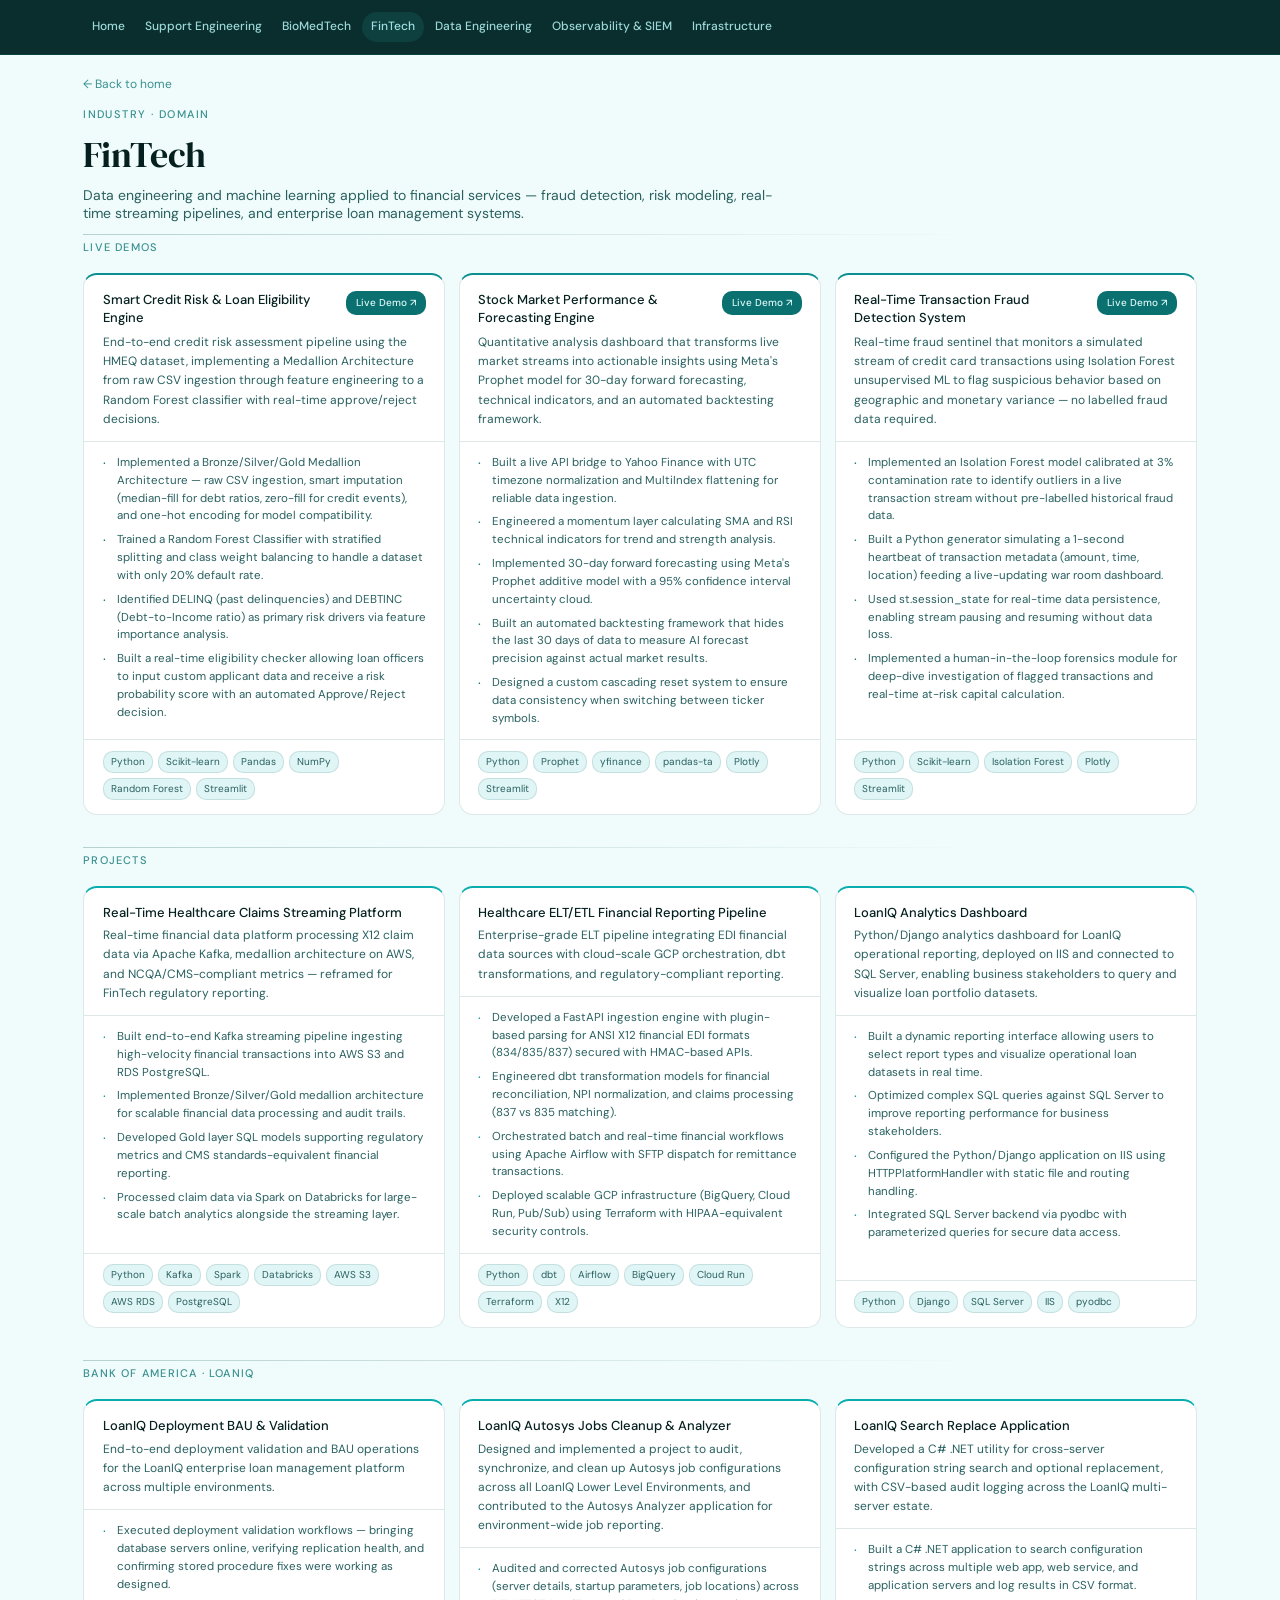
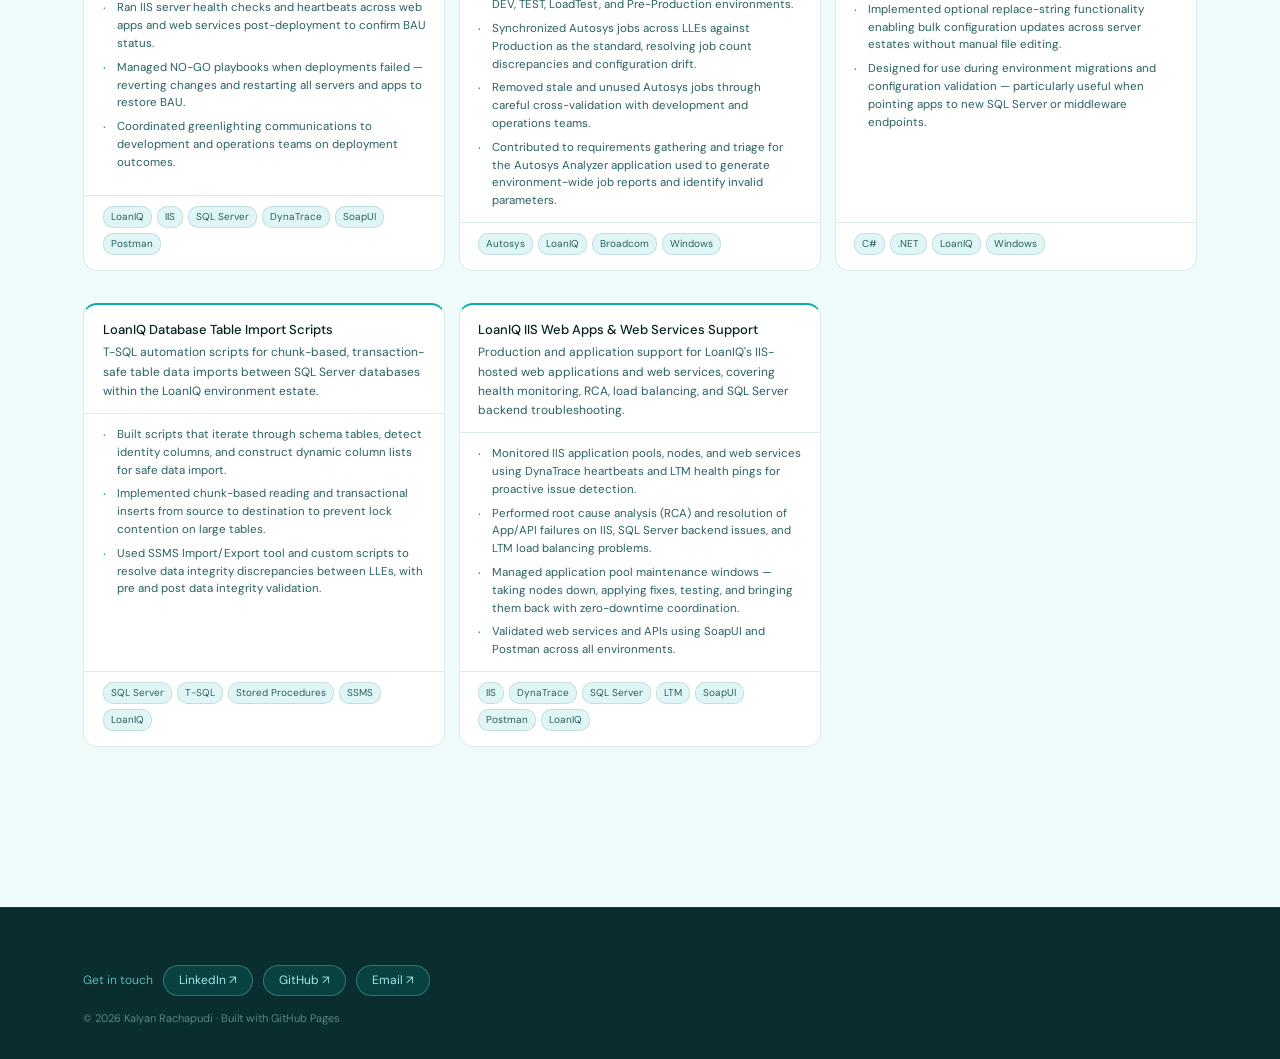
<file: fintech.html>
<!DOCTYPE html>
<html lang="en">
<head>
  <!-- Google tag (gtag.js) -->
  <script async src="https://www.googletagmanager.com/gtag/js?id=G-5QKVQ3EG20"></script>
  <script>
    window.dataLayer = window.dataLayer || [];
    function gtag(){dataLayer.push(arguments);}
    gtag('js', new Date());
    gtag('config', 'G-5QKVQ3EG20');
  </script>
  <meta charset="UTF-8" />
  <meta name="viewport" content="width=device-width, initial-scale=1.0" />
  <title>FinTech — Kalyan Rachapudi</title>
  <link rel="preconnect" href="https://fonts.googleapis.com" />
  <link rel="preconnect" href="https://fonts.gstatic.com" crossorigin />
  <link rel="stylesheet" href="https://fonts.googleapis.com/css2?family=DM+Serif+Display:ital@0;1&family=DM+Sans:opsz,wght@9..40,300;9..40,400;9..40,500&display=swap" />
  <link rel="stylesheet" href="style.css" />
</head>
<body>

<script src="nav.js"></script>

<main class="page">
<div class="container">

  <a href="index.html" class="back-link">← Back to home</a>

  <div class="domain-header">
    <p class="eyebrow">Industry · Domain</p>
    <h1 class="domain-title">FinTech</h1>
    <p class="domain-desc">Data engineering and machine learning applied to financial services — fraud detection, risk modeling, real-time streaming pipelines, and enterprise loan management systems.</p>
  </div>

  <hr class="divider" />

  <p class="section-label">Live Demos</p>
  <div class="demo-cards-grid">

    <a href="https://smartcreditriskloaneligibilityengine.streamlit.app/" target="_blank" class="demo-detail-card">
      <div class="demo-card-header">
        <div class="demo-card-top">
          <p class="demo-card-title">Smart Credit Risk &amp; Loan Eligibility Engine</p>
          <span class="demo-live-badge">Live Demo ↗</span>
        </div>
        <p class="demo-card-summary">End-to-end credit risk assessment pipeline using the HMEQ dataset, implementing a Medallion Architecture from raw CSV ingestion through feature engineering to a Random Forest classifier with real-time approve/reject decisions.</p>
      </div>
      <div class="demo-card-body">
        <ul>
          <li>Implemented a Bronze/Silver/Gold Medallion Architecture — raw CSV ingestion, smart imputation (median-fill for debt ratios, zero-fill for credit events), and one-hot encoding for model compatibility.</li>
          <li>Trained a Random Forest Classifier with stratified splitting and class weight balancing to handle a dataset with only 20% default rate.</li>
          <li>Identified DELINQ (past delinquencies) and DEBTINC (Debt-to-Income ratio) as primary risk drivers via feature importance analysis.</li>
          <li>Built a real-time eligibility checker allowing loan officers to input custom applicant data and receive a risk probability score with an automated Approve/Reject decision.</li>
        </ul>
      </div>
      <div class="demo-card-footer">
        <div class="tag-row">
          <span class="tag">Python</span><span class="tag">Scikit-learn</span><span class="tag">Pandas</span><span class="tag">NumPy</span><span class="tag">Random Forest</span><span class="tag">Streamlit</span>
        </div>
      </div>
    </a>

    <a href="https://stockmarketperformanceandforecastingengine.streamlit.app/" target="_blank" class="demo-detail-card">
      <div class="demo-card-header">
        <div class="demo-card-top">
          <p class="demo-card-title">Stock Market Performance &amp; Forecasting Engine</p>
          <span class="demo-live-badge">Live Demo ↗</span>
        </div>
        <p class="demo-card-summary">Quantitative analysis dashboard that transforms live market streams into actionable insights using Meta's Prophet model for 30-day forward forecasting, technical indicators, and an automated backtesting framework.</p>
      </div>
      <div class="demo-card-body">
        <ul>
          <li>Built a live API bridge to Yahoo Finance with UTC timezone normalization and MultiIndex flattening for reliable data ingestion.</li>
          <li>Engineered a momentum layer calculating SMA and RSI technical indicators for trend and strength analysis.</li>
          <li>Implemented 30-day forward forecasting using Meta's Prophet additive model with a 95% confidence interval uncertainty cloud.</li>
          <li>Built an automated backtesting framework that hides the last 30 days of data to measure AI forecast precision against actual market results.</li>
          <li>Designed a custom cascading reset system to ensure data consistency when switching between ticker symbols.</li>
        </ul>
      </div>
      <div class="demo-card-footer">
        <div class="tag-row">
          <span class="tag">Python</span><span class="tag">Prophet</span><span class="tag">yfinance</span><span class="tag">pandas-ta</span><span class="tag">Plotly</span><span class="tag">Streamlit</span>
        </div>
      </div>
    </a>

    <a href="https://real-timetransactionfrauddetectionsystem.streamlit.app/" target="_blank" class="demo-detail-card">
      <div class="demo-card-header">
        <div class="demo-card-top">
          <p class="demo-card-title">Real-Time Transaction Fraud Detection System</p>
          <span class="demo-live-badge">Live Demo ↗</span>
        </div>
        <p class="demo-card-summary">Real-time fraud sentinel that monitors a simulated stream of credit card transactions using Isolation Forest unsupervised ML to flag suspicious behavior based on geographic and monetary variance — no labelled fraud data required.</p>
      </div>
      <div class="demo-card-body">
        <ul>
          <li>Implemented an Isolation Forest model calibrated at 3% contamination rate to identify outliers in a live transaction stream without pre-labelled historical fraud data.</li>
          <li>Built a Python generator simulating a 1-second heartbeat of transaction metadata (amount, time, location) feeding a live-updating war room dashboard.</li>
          <li>Used st.session_state for real-time data persistence, enabling stream pausing and resuming without data loss.</li>
          <li>Implemented a human-in-the-loop forensics module for deep-dive investigation of flagged transactions and real-time at-risk capital calculation.</li>
        </ul>
      </div>
      <div class="demo-card-footer">
        <div class="tag-row">
          <span class="tag">Python</span><span class="tag">Scikit-learn</span><span class="tag">Isolation Forest</span><span class="tag">Plotly</span><span class="tag">Streamlit</span>
        </div>
      </div>
    </a>

  </div>

  <hr class="divider" />

  <p class="section-label">Projects</p>

  <div class="proj-cards-grid">

    <div class="proj-detail-card">
      <div class="proj-card-header">
        <p class="proj-card-title">Real-Time Healthcare Claims Streaming Platform</p>
        <p class="proj-card-summary">Real-time financial data platform processing X12 claim data via Apache Kafka, medallion architecture on AWS, and NCQA/CMS-compliant metrics — reframed for FinTech regulatory reporting.</p>
      </div>
      <div class="proj-card-body">
        <ul>
          <li>Built end-to-end Kafka streaming pipeline ingesting high-velocity financial transactions into AWS S3 and RDS PostgreSQL.</li>
          <li>Implemented Bronze/Silver/Gold medallion architecture for scalable financial data processing and audit trails.</li>
          <li>Developed Gold layer SQL models supporting regulatory metrics and CMS standards-equivalent financial reporting.</li>
          <li>Processed claim data via Spark on Databricks for large-scale batch analytics alongside the streaming layer.</li>
        </ul>
      </div>
      <div class="proj-card-footer">
        <div class="tag-row">
          <span class="tag">Python</span><span class="tag">Kafka</span><span class="tag">Spark</span><span class="tag">Databricks</span><span class="tag">AWS S3</span><span class="tag">AWS RDS</span><span class="tag">PostgreSQL</span>
        </div>
      </div>
    </div>

    <div class="proj-detail-card">
      <div class="proj-card-header">
        <p class="proj-card-title">Healthcare ELT/ETL Financial Reporting Pipeline</p>
        <p class="proj-card-summary">Enterprise-grade ELT pipeline integrating EDI financial data sources with cloud-scale GCP orchestration, dbt transformations, and regulatory-compliant reporting.</p>
      </div>
      <div class="proj-card-body">
        <ul>
          <li>Developed a FastAPI ingestion engine with plugin-based parsing for ANSI X12 financial EDI formats (834/835/837) secured with HMAC-based APIs.</li>
          <li>Engineered dbt transformation models for financial reconciliation, NPI normalization, and claims processing (837 vs 835 matching).</li>
          <li>Orchestrated batch and real-time financial workflows using Apache Airflow with SFTP dispatch for remittance transactions.</li>
          <li>Deployed scalable GCP infrastructure (BigQuery, Cloud Run, Pub/Sub) using Terraform with HIPAA-equivalent security controls.</li>
        </ul>
      </div>
      <div class="proj-card-footer">
        <div class="tag-row">
          <span class="tag">Python</span><span class="tag">dbt</span><span class="tag">Airflow</span><span class="tag">BigQuery</span><span class="tag">Cloud Run</span><span class="tag">Terraform</span><span class="tag">X12</span>
        </div>
      </div>
    </div>

    <div class="proj-detail-card">
      <div class="proj-card-header">
        <p class="proj-card-title">LoanIQ Analytics Dashboard</p>
        <p class="proj-card-summary">Python/Django analytics dashboard for LoanIQ operational reporting, deployed on IIS and connected to SQL Server, enabling business stakeholders to query and visualize loan portfolio datasets.</p>
      </div>
      <div class="proj-card-body">
        <ul>
          <li>Built a dynamic reporting interface allowing users to select report types and visualize operational loan datasets in real time.</li>
          <li>Optimized complex SQL queries against SQL Server to improve reporting performance for business stakeholders.</li>
          <li>Configured the Python/Django application on IIS using HTTPPlatformHandler with static file and routing handling.</li>
          <li>Integrated SQL Server backend via pyodbc with parameterized queries for secure data access.</li>
        </ul>
      </div>
      <div class="proj-card-footer">
        <div class="tag-row">
          <span class="tag">Python</span><span class="tag">Django</span><span class="tag">SQL Server</span><span class="tag">IIS</span><span class="tag">pyodbc</span>
        </div>
      </div>
    </div>

  </div>

  <hr class="divider" />

  <p class="section-label">BANK OF AMERICA · LOANIQ</p>

  <div class="proj-cards-grid">

    <div class="proj-detail-card">
      <div class="proj-card-header">
        <p class="proj-card-title">LoanIQ Deployment BAU &amp; Validation</p>
        <p class="proj-card-summary">End-to-end deployment validation and BAU operations for the LoanIQ enterprise loan management platform across multiple environments.</p>
      </div>
      <div class="proj-card-body">
        <ul>
          <li>Executed deployment validation workflows — bringing database servers online, verifying replication health, and confirming stored procedure fixes were working as designed.</li>
          <li>Ran IIS server health checks and heartbeats across web apps and web services post-deployment to confirm BAU status.</li>
          <li>Managed NO-GO playbooks when deployments failed — reverting changes and restarting all servers and apps to restore BAU.</li>
          <li>Coordinated greenlighting communications to development and operations teams on deployment outcomes.</li>
        </ul>
      </div>
      <div class="proj-card-footer">
        <div class="tag-row">
          <span class="tag">LoanIQ</span><span class="tag">IIS</span><span class="tag">SQL Server</span><span class="tag">DynaTrace</span><span class="tag">SoapUI</span><span class="tag">Postman</span>
        </div>
      </div>
    </div>

    <div class="proj-detail-card">
      <div class="proj-card-header">
        <p class="proj-card-title">LoanIQ Autosys Jobs Cleanup &amp; Analyzer</p>
        <p class="proj-card-summary">Designed and implemented a project to audit, synchronize, and clean up Autosys job configurations across all LoanIQ Lower Level Environments, and contributed to the Autosys Analyzer application for environment-wide job reporting.</p>
      </div>
      <div class="proj-card-body">
        <ul>
          <li>Audited and corrected Autosys job configurations (server details, startup parameters, job locations) across DEV, TEST, LoadTest, and Pre-Production environments.</li>
          <li>Synchronized Autosys jobs across LLEs against Production as the standard, resolving job count discrepancies and configuration drift.</li>
          <li>Removed stale and unused Autosys jobs through careful cross-validation with development and operations teams.</li>
          <li>Contributed to requirements gathering and triage for the Autosys Analyzer application used to generate environment-wide job reports and identify invalid parameters.</li>
        </ul>
      </div>
      <div class="proj-card-footer">
        <div class="tag-row">
          <span class="tag">Autosys</span><span class="tag">LoanIQ</span><span class="tag">Broadcom</span><span class="tag">Windows</span>
        </div>
      </div>
    </div>

    <div class="proj-detail-card">
      <div class="proj-card-header">
        <p class="proj-card-title">LoanIQ Search Replace Application</p>
        <p class="proj-card-summary">Developed a C# .NET utility for cross-server configuration string search and optional replacement, with CSV-based audit logging across the LoanIQ multi-server estate.</p>
      </div>
      <div class="proj-card-body">
        <ul>
          <li>Built a C# .NET application to search configuration strings across multiple web app, web service, and application servers and log results in CSV format.</li>
          <li>Implemented optional replace-string functionality enabling bulk configuration updates across server estates without manual file editing.</li>
          <li>Designed for use during environment migrations and configuration validation — particularly useful when pointing apps to new SQL Server or middleware endpoints.</li>
        </ul>
      </div>
      <div class="proj-card-footer">
        <div class="tag-row">
          <span class="tag">C#</span><span class="tag">.NET</span><span class="tag">LoanIQ</span><span class="tag">Windows</span>
        </div>
      </div>
    </div>

  </div>

  <div class="proj-cards-grid">

    <div class="proj-detail-card">
      <div class="proj-card-header">
        <p class="proj-card-title">LoanIQ Database Table Import Scripts</p>
        <p class="proj-card-summary">T-SQL automation scripts for chunk-based, transaction-safe table data imports between SQL Server databases within the LoanIQ environment estate.</p>
      </div>
      <div class="proj-card-body">
        <ul>
          <li>Built scripts that iterate through schema tables, detect identity columns, and construct dynamic column lists for safe data import.</li>
          <li>Implemented chunk-based reading and transactional inserts from source to destination to prevent lock contention on large tables.</li>
          <li>Used SSMS Import/Export tool and custom scripts to resolve data integrity discrepancies between LLEs, with pre and post data integrity validation.</li>
        </ul>
      </div>
      <div class="proj-card-footer">
        <div class="tag-row">
          <span class="tag">SQL Server</span><span class="tag">T-SQL</span><span class="tag">Stored Procedures</span><span class="tag">SSMS</span><span class="tag">LoanIQ</span>
        </div>
      </div>
    </div>

    <div class="proj-detail-card">
      <div class="proj-card-header">
        <p class="proj-card-title">LoanIQ IIS Web Apps &amp; Web Services Support</p>
        <p class="proj-card-summary">Production and application support for LoanIQ's IIS-hosted web applications and web services, covering health monitoring, RCA, load balancing, and SQL Server backend troubleshooting.</p>
      </div>
      <div class="proj-card-body">
        <ul>
          <li>Monitored IIS application pools, nodes, and web services using DynaTrace heartbeats and LTM health pings for proactive issue detection.</li>
          <li>Performed root cause analysis (RCA) and resolution of App/API failures on IIS, SQL Server backend issues, and LTM load balancing problems.</li>
          <li>Managed application pool maintenance windows — taking nodes down, applying fixes, testing, and bringing them back with zero-downtime coordination.</li>
          <li>Validated web services and APIs using SoapUI and Postman across all environments.</li>
        </ul>
      </div>
      <div class="proj-card-footer">
        <div class="tag-row">
          <span class="tag">IIS</span><span class="tag">DynaTrace</span><span class="tag">SQL Server</span><span class="tag">LTM</span><span class="tag">SoapUI</span><span class="tag">Postman</span><span class="tag">LoanIQ</span>
        </div>
      </div>
    </div>

  </div>

</div>
</main>

<script src="footer.js"></script>
</body>
</html>
</file>
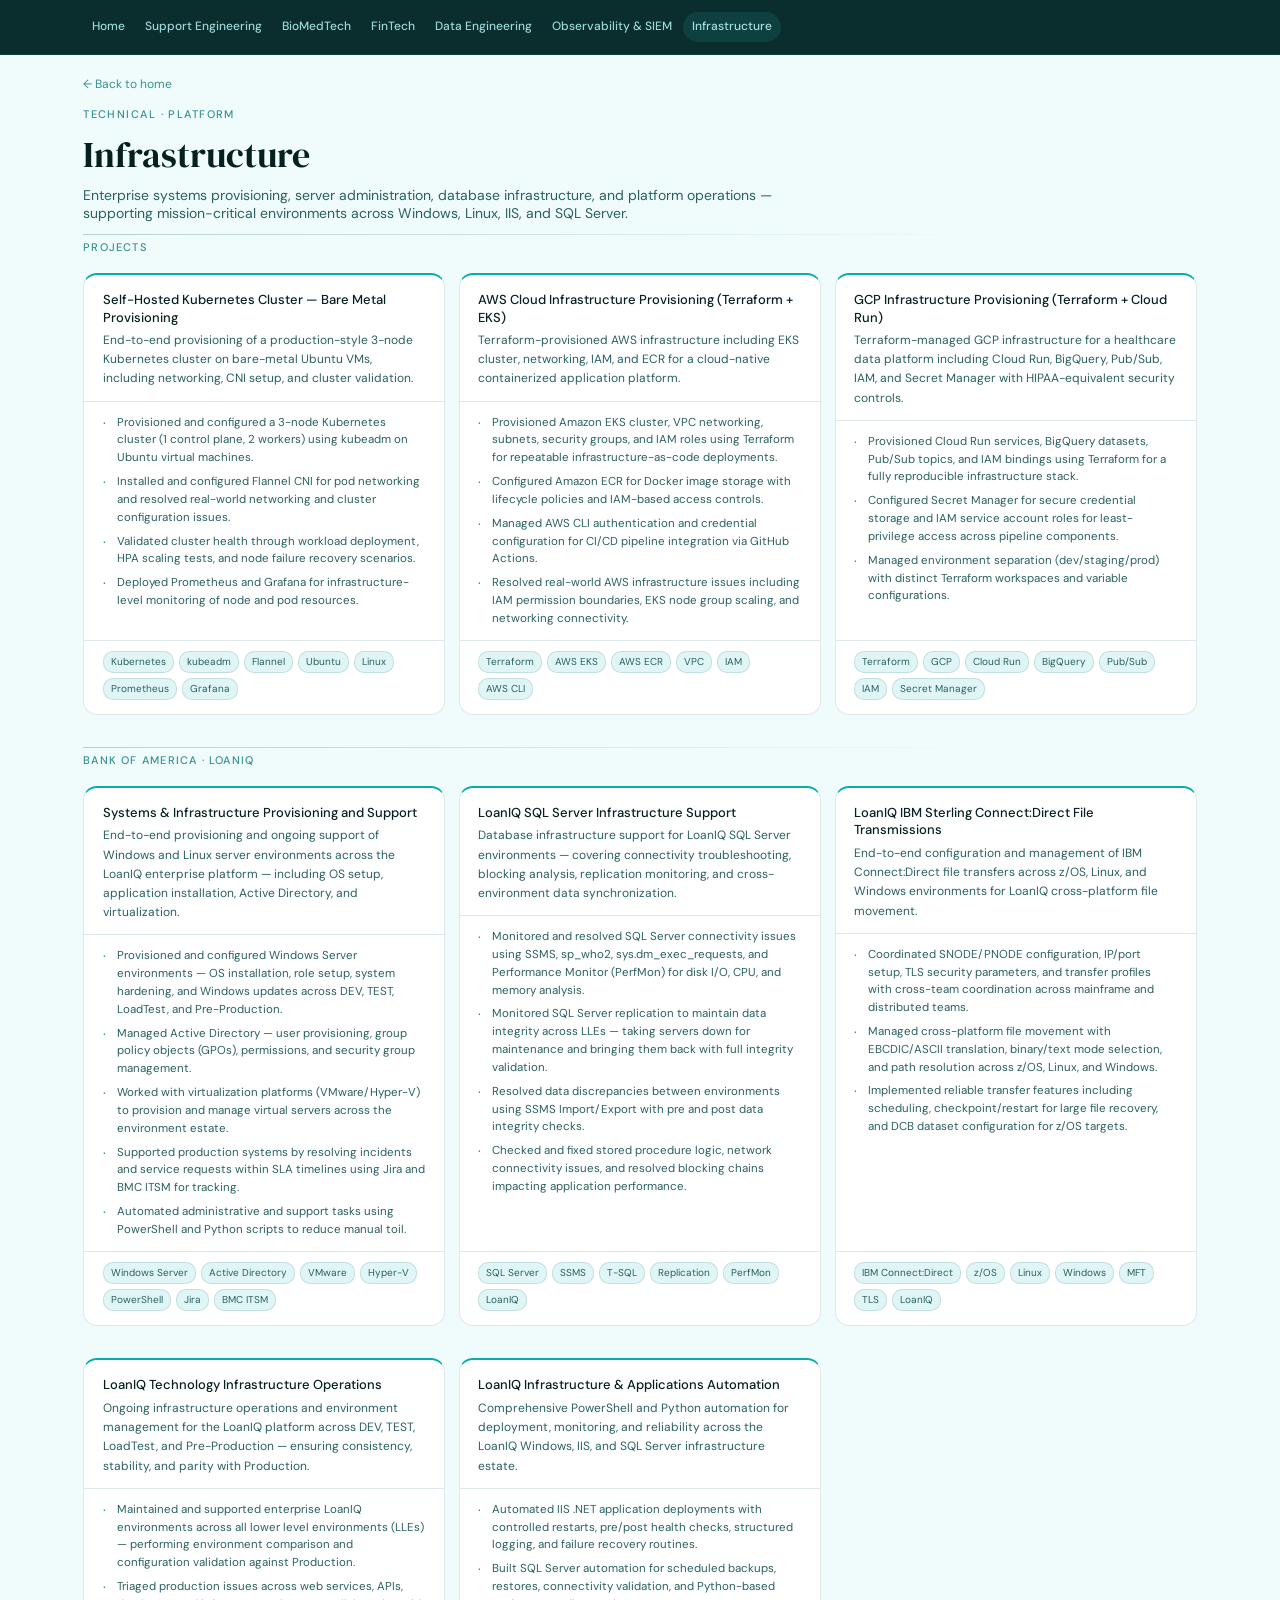
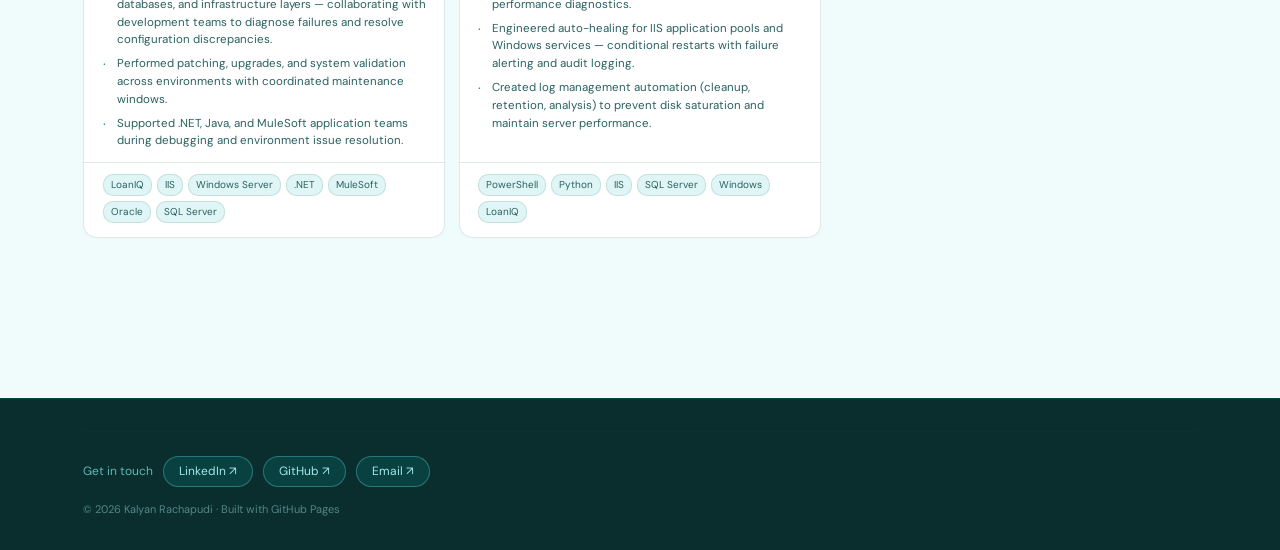
<file: infrastructure.html>
<!DOCTYPE html>
<html lang="en">
<head>
  <!-- Google tag (gtag.js) -->
  <script async src="https://www.googletagmanager.com/gtag/js?id=G-5QKVQ3EG20"></script>
  <script>
    window.dataLayer = window.dataLayer || [];
    function gtag(){dataLayer.push(arguments);}
    gtag('js', new Date());
    gtag('config', 'G-5QKVQ3EG20');
  </script>
  <meta charset="UTF-8" />
  <meta name="viewport" content="width=device-width, initial-scale=1.0" />
  <title>Infrastructure — Kalyan Rachapudi</title>
  <link rel="preconnect" href="https://fonts.googleapis.com" />
  <link rel="preconnect" href="https://fonts.gstatic.com" crossorigin />
  <link rel="stylesheet" href="https://fonts.googleapis.com/css2?family=DM+Serif+Display:ital@0;1&family=DM+Sans:opsz,wght@9..40,300;9..40,400;9..40,500&display=swap" />
  <link rel="stylesheet" href="style.css" />
</head>
<body>

<script src="nav.js"></script>

<main class="page">
<div class="container">

  <a href="index.html" class="back-link">← Back to home</a>

  <div class="domain-header">
    <p class="eyebrow">Technical · Platform</p>
    <h1 class="domain-title">Infrastructure</h1>
    <p class="domain-desc">Enterprise systems provisioning, server administration, database infrastructure, and platform operations — supporting mission-critical environments across Windows, Linux, IIS, and SQL Server.</p>
  </div>

  <hr class="divider" />

  <p class="section-label">Projects</p>

  <div class="proj-cards-grid">

    <div class="proj-detail-card">
      <div class="proj-card-header">
        <p class="proj-card-title">Self-Hosted Kubernetes Cluster — Bare Metal Provisioning</p>
        <p class="proj-card-summary">End-to-end provisioning of a production-style 3-node Kubernetes cluster on bare-metal Ubuntu VMs, including networking, CNI setup, and cluster validation.</p>
      </div>
      <div class="proj-card-body">
        <ul>
          <li>Provisioned and configured a 3-node Kubernetes cluster (1 control plane, 2 workers) using kubeadm on Ubuntu virtual machines.</li>
          <li>Installed and configured Flannel CNI for pod networking and resolved real-world networking and cluster configuration issues.</li>
          <li>Validated cluster health through workload deployment, HPA scaling tests, and node failure recovery scenarios.</li>
          <li>Deployed Prometheus and Grafana for infrastructure-level monitoring of node and pod resources.</li>
        </ul>
      </div>
      <div class="proj-card-footer">
        <div class="tag-row">
          <span class="tag">Kubernetes</span><span class="tag">kubeadm</span><span class="tag">Flannel</span><span class="tag">Ubuntu</span><span class="tag">Linux</span><span class="tag">Prometheus</span><span class="tag">Grafana</span>
        </div>
      </div>
    </div>

    <div class="proj-detail-card">
      <div class="proj-card-header">
        <p class="proj-card-title">AWS Cloud Infrastructure Provisioning (Terraform + EKS)</p>
        <p class="proj-card-summary">Terraform-provisioned AWS infrastructure including EKS cluster, networking, IAM, and ECR for a cloud-native containerized application platform.</p>
      </div>
      <div class="proj-card-body">
        <ul>
          <li>Provisioned Amazon EKS cluster, VPC networking, subnets, security groups, and IAM roles using Terraform for repeatable infrastructure-as-code deployments.</li>
          <li>Configured Amazon ECR for Docker image storage with lifecycle policies and IAM-based access controls.</li>
          <li>Managed AWS CLI authentication and credential configuration for CI/CD pipeline integration via GitHub Actions.</li>
          <li>Resolved real-world AWS infrastructure issues including IAM permission boundaries, EKS node group scaling, and networking connectivity.</li>
        </ul>
      </div>
      <div class="proj-card-footer">
        <div class="tag-row">
          <span class="tag">Terraform</span><span class="tag">AWS EKS</span><span class="tag">AWS ECR</span><span class="tag">VPC</span><span class="tag">IAM</span><span class="tag">AWS CLI</span>
        </div>
      </div>
    </div>

    <div class="proj-detail-card">
      <div class="proj-card-header">
        <p class="proj-card-title">GCP Infrastructure Provisioning (Terraform + Cloud Run)</p>
        <p class="proj-card-summary">Terraform-managed GCP infrastructure for a healthcare data platform including Cloud Run, BigQuery, Pub/Sub, IAM, and Secret Manager with HIPAA-equivalent security controls.</p>
      </div>
      <div class="proj-card-body">
        <ul>
          <li>Provisioned Cloud Run services, BigQuery datasets, Pub/Sub topics, and IAM bindings using Terraform for a fully reproducible infrastructure stack.</li>
          <li>Configured Secret Manager for secure credential storage and IAM service account roles for least-privilege access across pipeline components.</li>
          <li>Managed environment separation (dev/staging/prod) with distinct Terraform workspaces and variable configurations.</li>
        </ul>
      </div>
      <div class="proj-card-footer">
        <div class="tag-row">
          <span class="tag">Terraform</span><span class="tag">GCP</span><span class="tag">Cloud Run</span><span class="tag">BigQuery</span><span class="tag">Pub/Sub</span><span class="tag">IAM</span><span class="tag">Secret Manager</span>
        </div>
      </div>
    </div>

  </div>

  <hr class="divider" />

  <p class="section-label">BANK OF AMERICA · LOANIQ</p>

  <div class="proj-cards-grid">

    <div class="proj-detail-card">
      <div class="proj-card-header">
        <p class="proj-card-title">Systems &amp; Infrastructure Provisioning and Support</p>
        <p class="proj-card-summary">End-to-end provisioning and ongoing support of Windows and Linux server environments across the LoanIQ enterprise platform — including OS setup, application installation, Active Directory, and virtualization.</p>
      </div>
      <div class="proj-card-body">
        <ul>
          <li>Provisioned and configured Windows Server environments — OS installation, role setup, system hardening, and Windows updates across DEV, TEST, LoadTest, and Pre-Production.</li>
          <li>Managed Active Directory — user provisioning, group policy objects (GPOs), permissions, and security group management.</li>
          <li>Worked with virtualization platforms (VMware/Hyper-V) to provision and manage virtual servers across the environment estate.</li>
          <li>Supported production systems by resolving incidents and service requests within SLA timelines using Jira and BMC ITSM for tracking.</li>
          <li>Automated administrative and support tasks using PowerShell and Python scripts to reduce manual toil.</li>
        </ul>
      </div>
      <div class="proj-card-footer">
        <div class="tag-row">
          <span class="tag">Windows Server</span><span class="tag">Active Directory</span><span class="tag">VMware</span><span class="tag">Hyper-V</span><span class="tag">PowerShell</span><span class="tag">Jira</span><span class="tag">BMC ITSM</span>
        </div>
      </div>
    </div>

    <div class="proj-detail-card">
      <div class="proj-card-header">
        <p class="proj-card-title">LoanIQ SQL Server Infrastructure Support</p>
        <p class="proj-card-summary">Database infrastructure support for LoanIQ SQL Server environments — covering connectivity troubleshooting, blocking analysis, replication monitoring, and cross-environment data synchronization.</p>
      </div>
      <div class="proj-card-body">
        <ul>
          <li>Monitored and resolved SQL Server connectivity issues using SSMS, sp_who2, sys.dm_exec_requests, and Performance Monitor (PerfMon) for disk I/O, CPU, and memory analysis.</li>
          <li>Monitored SQL Server replication to maintain data integrity across LLEs — taking servers down for maintenance and bringing them back with full integrity validation.</li>
          <li>Resolved data discrepancies between environments using SSMS Import/Export with pre and post data integrity checks.</li>
          <li>Checked and fixed stored procedure logic, network connectivity issues, and resolved blocking chains impacting application performance.</li>
        </ul>
      </div>
      <div class="proj-card-footer">
        <div class="tag-row">
          <span class="tag">SQL Server</span><span class="tag">SSMS</span><span class="tag">T-SQL</span><span class="tag">Replication</span><span class="tag">PerfMon</span><span class="tag">LoanIQ</span>
        </div>
      </div>
    </div>

    <div class="proj-detail-card">
      <div class="proj-card-header">
        <p class="proj-card-title">LoanIQ IBM Sterling Connect:Direct File Transmissions</p>
        <p class="proj-card-summary">End-to-end configuration and management of IBM Connect:Direct file transfers across z/OS, Linux, and Windows environments for LoanIQ cross-platform file movement.</p>
      </div>
      <div class="proj-card-body">
        <ul>
          <li>Coordinated SNODE/PNODE configuration, IP/port setup, TLS security parameters, and transfer profiles with cross-team coordination across mainframe and distributed teams.</li>
          <li>Managed cross-platform file movement with EBCDIC/ASCII translation, binary/text mode selection, and path resolution across z/OS, Linux, and Windows.</li>
          <li>Implemented reliable transfer features including scheduling, checkpoint/restart for large file recovery, and DCB dataset configuration for z/OS targets.</li>
        </ul>
      </div>
      <div class="proj-card-footer">
        <div class="tag-row">
          <span class="tag">IBM Connect:Direct</span><span class="tag">z/OS</span><span class="tag">Linux</span><span class="tag">Windows</span><span class="tag">MFT</span><span class="tag">TLS</span><span class="tag">LoanIQ</span>
        </div>
      </div>
    </div>

  </div>

  <div class="proj-cards-grid">

    <div class="proj-detail-card">
      <div class="proj-card-header">
        <p class="proj-card-title">LoanIQ Technology Infrastructure Operations</p>
        <p class="proj-card-summary">Ongoing infrastructure operations and environment management for the LoanIQ platform across DEV, TEST, LoadTest, and Pre-Production — ensuring consistency, stability, and parity with Production.</p>
      </div>
      <div class="proj-card-body">
        <ul>
          <li>Maintained and supported enterprise LoanIQ environments across all lower level environments (LLEs) — performing environment comparison and configuration validation against Production.</li>
          <li>Triaged production issues across web services, APIs, databases, and infrastructure layers — collaborating with development teams to diagnose failures and resolve configuration discrepancies.</li>
          <li>Performed patching, upgrades, and system validation across environments with coordinated maintenance windows.</li>
          <li>Supported .NET, Java, and MuleSoft application teams during debugging and environment issue resolution.</li>
        </ul>
      </div>
      <div class="proj-card-footer">
        <div class="tag-row">
          <span class="tag">LoanIQ</span><span class="tag">IIS</span><span class="tag">Windows Server</span><span class="tag">.NET</span><span class="tag">MuleSoft</span><span class="tag">Oracle</span><span class="tag">SQL Server</span>
        </div>
      </div>
    </div>

    <div class="proj-detail-card">
      <div class="proj-card-header">
        <p class="proj-card-title">LoanIQ Infrastructure &amp; Applications Automation</p>
        <p class="proj-card-summary">Comprehensive PowerShell and Python automation for deployment, monitoring, and reliability across the LoanIQ Windows, IIS, and SQL Server infrastructure estate.</p>
      </div>
      <div class="proj-card-body">
        <ul>
          <li>Automated IIS .NET application deployments with controlled restarts, pre/post health checks, structured logging, and failure recovery routines.</li>
          <li>Built SQL Server automation for scheduled backups, restores, connectivity validation, and Python-based performance diagnostics.</li>
          <li>Engineered auto-healing for IIS application pools and Windows services — conditional restarts with failure alerting and audit logging.</li>
          <li>Created log management automation (cleanup, retention, analysis) to prevent disk saturation and maintain server performance.</li>
        </ul>
      </div>
      <div class="proj-card-footer">
        <div class="tag-row">
          <span class="tag">PowerShell</span><span class="tag">Python</span><span class="tag">IIS</span><span class="tag">SQL Server</span><span class="tag">Windows</span><span class="tag">LoanIQ</span>
        </div>
      </div>
    </div>

  </div>

</div>
</main>

<script src="footer.js"></script>
</body>
</html>
</file>
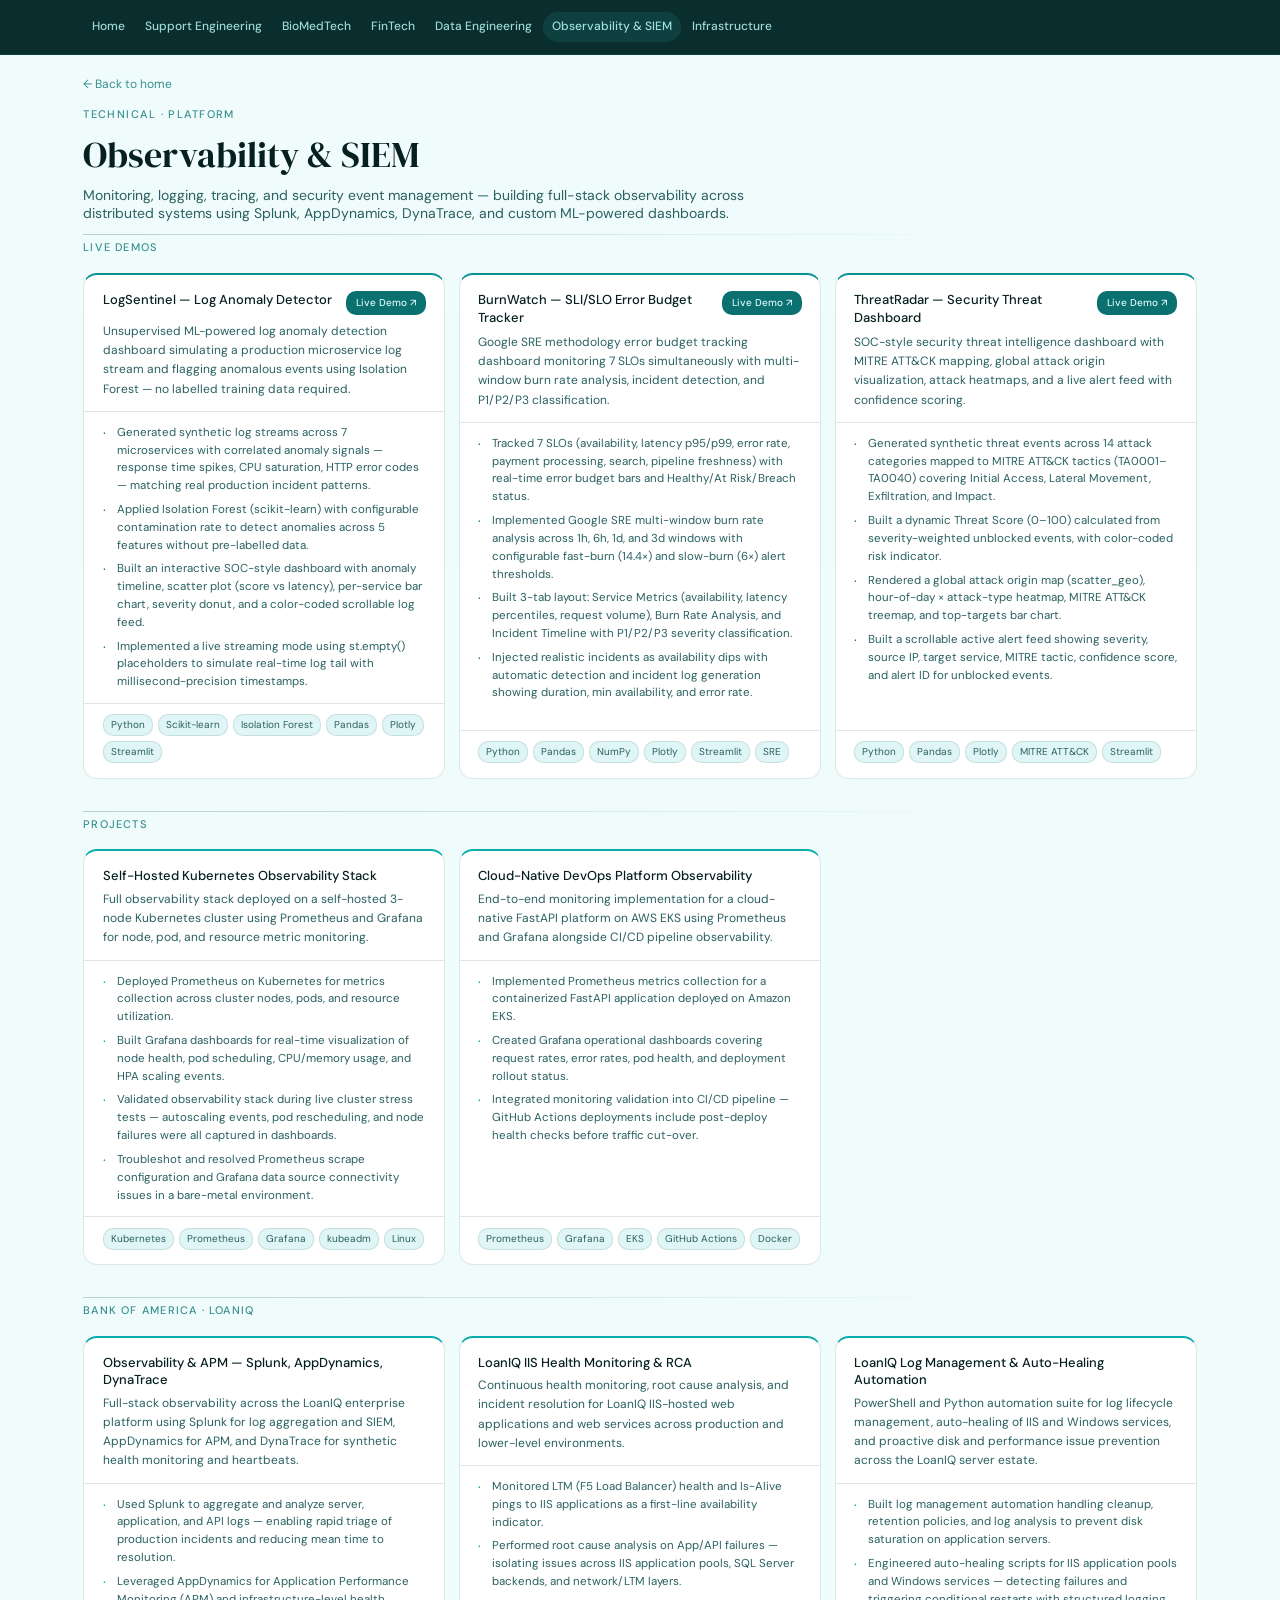
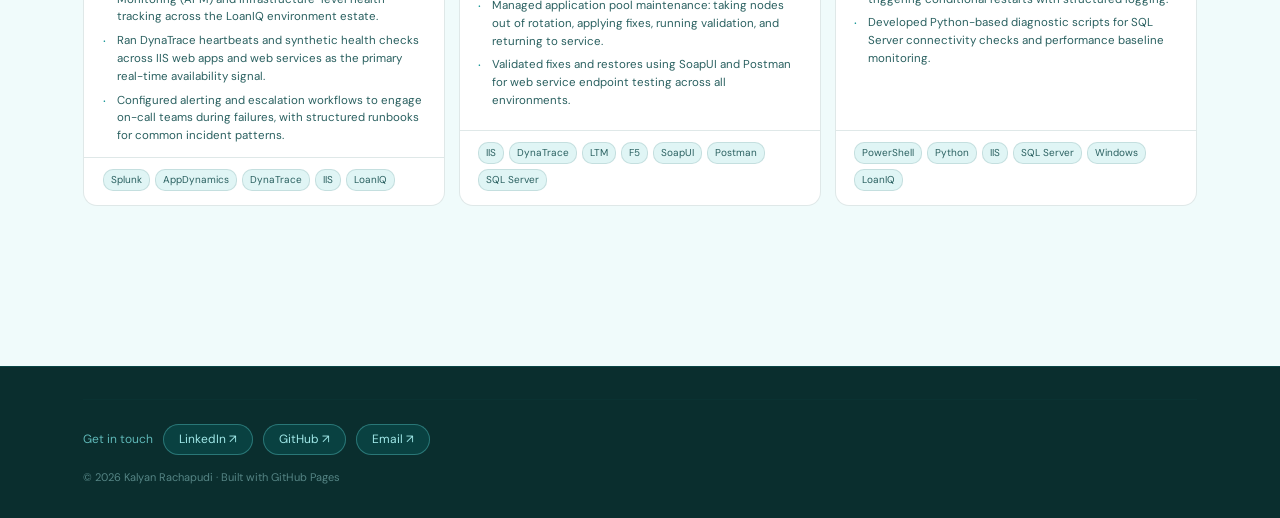
<file: observability.html>
<!DOCTYPE html>
<html lang="en">
<head>
  <!-- Google tag (gtag.js) -->
  <script async src="https://www.googletagmanager.com/gtag/js?id=G-5QKVQ3EG20"></script>
  <script>
    window.dataLayer = window.dataLayer || [];
    function gtag(){dataLayer.push(arguments);}
    gtag('js', new Date());
    gtag('config', 'G-5QKVQ3EG20');
  </script>
  <meta charset="UTF-8" />
  <meta name="viewport" content="width=device-width, initial-scale=1.0" />
  <title>Observability & SIEM — Kalyan Rachapudi</title>
  <link rel="preconnect" href="https://fonts.googleapis.com" />
  <link rel="preconnect" href="https://fonts.gstatic.com" crossorigin />
  <link rel="stylesheet" href="https://fonts.googleapis.com/css2?family=DM+Serif+Display:ital@0;1&family=DM+Sans:opsz,wght@9..40,300;9..40,400;9..40,500&display=swap" />
  <link rel="stylesheet" href="style.css" />
</head>
<body>

<script src="nav.js"></script>

<main class="page">
<div class="container">

  <a href="index.html" class="back-link">← Back to home</a>

  <div class="domain-header">
    <p class="eyebrow">Technical · Platform</p>
    <h1 class="domain-title">Observability &amp; SIEM</h1>
    <p class="domain-desc">Monitoring, logging, tracing, and security event management — building full-stack observability across distributed systems using Splunk, AppDynamics, DynaTrace, and custom ML-powered dashboards.</p>
  </div>

  <hr class="divider" />

  <p class="section-label">Live Demos</p>
  <div class="demo-cards-grid">

    <a href="https://observability-log-anomaly.streamlit.app/" target="_blank" class="demo-detail-card">
      <div class="demo-card-header">
        <div class="demo-card-top">
          <p class="demo-card-title">LogSentinel — Log Anomaly Detector</p>
          <span class="demo-live-badge">Live Demo ↗</span>
        </div>
        <p class="demo-card-summary">Unsupervised ML-powered log anomaly detection dashboard simulating a production microservice log stream and flagging anomalous events using Isolation Forest — no labelled training data required.</p>
      </div>
      <div class="demo-card-body">
        <ul>
          <li>Generated synthetic log streams across 7 microservices with correlated anomaly signals — response time spikes, CPU saturation, HTTP error codes — matching real production incident patterns.</li>
          <li>Applied Isolation Forest (scikit-learn) with configurable contamination rate to detect anomalies across 5 features without pre-labelled data.</li>
          <li>Built an interactive SOC-style dashboard with anomaly timeline, scatter plot (score vs latency), per-service bar chart, severity donut, and a color-coded scrollable log feed.</li>
          <li>Implemented a live streaming mode using st.empty() placeholders to simulate real-time log tail with millisecond-precision timestamps.</li>
        </ul>
      </div>
      <div class="demo-card-footer">
        <div class="tag-row">
          <span class="tag">Python</span><span class="tag">Scikit-learn</span><span class="tag">Isolation Forest</span><span class="tag">Pandas</span><span class="tag">Plotly</span><span class="tag">Streamlit</span>
        </div>
      </div>
    </a>

    <a href="https://observability-slo-tracker.streamlit.app/" target="_blank" class="demo-detail-card">
      <div class="demo-card-header">
        <div class="demo-card-top">
          <p class="demo-card-title">BurnWatch — SLI/SLO Error Budget Tracker</p>
          <span class="demo-live-badge">Live Demo ↗</span>
        </div>
        <p class="demo-card-summary">Google SRE methodology error budget tracking dashboard monitoring 7 SLOs simultaneously with multi-window burn rate analysis, incident detection, and P1/P2/P3 classification.</p>
      </div>
      <div class="demo-card-body">
        <ul>
          <li>Tracked 7 SLOs (availability, latency p95/p99, error rate, payment processing, search, pipeline freshness) with real-time error budget bars and Healthy/At Risk/Breach status.</li>
          <li>Implemented Google SRE multi-window burn rate analysis across 1h, 6h, 1d, and 3d windows with configurable fast-burn (14.4×) and slow-burn (6×) alert thresholds.</li>
          <li>Built 3-tab layout: Service Metrics (availability, latency percentiles, request volume), Burn Rate Analysis, and Incident Timeline with P1/P2/P3 severity classification.</li>
          <li>Injected realistic incidents as availability dips with automatic detection and incident log generation showing duration, min availability, and error rate.</li>
        </ul>
      </div>
      <div class="demo-card-footer">
        <div class="tag-row">
          <span class="tag">Python</span><span class="tag">Pandas</span><span class="tag">NumPy</span><span class="tag">Plotly</span><span class="tag">Streamlit</span><span class="tag">SRE</span>
        </div>
      </div>
    </a>

    <a href="https://observability-threat-dashboard.streamlit.app/" target="_blank" class="demo-detail-card">
      <div class="demo-card-header">
        <div class="demo-card-top">
          <p class="demo-card-title">ThreatRadar — Security Threat Dashboard</p>
          <span class="demo-live-badge">Live Demo ↗</span>
        </div>
        <p class="demo-card-summary">SOC-style security threat intelligence dashboard with MITRE ATT&amp;CK mapping, global attack origin visualization, attack heatmaps, and a live alert feed with confidence scoring.</p>
      </div>
      <div class="demo-card-body">
        <ul>
          <li>Generated synthetic threat events across 14 attack categories mapped to MITRE ATT&amp;CK tactics (TA0001–TA0040) covering Initial Access, Lateral Movement, Exfiltration, and Impact.</li>
          <li>Built a dynamic Threat Score (0–100) calculated from severity-weighted unblocked events, with color-coded risk indicator.</li>
          <li>Rendered a global attack origin map (scatter_geo), hour-of-day × attack-type heatmap, MITRE ATT&amp;CK treemap, and top-targets bar chart.</li>
          <li>Built a scrollable active alert feed showing severity, source IP, target service, MITRE tactic, confidence score, and alert ID for unblocked events.</li>
        </ul>
      </div>
      <div class="demo-card-footer">
        <div class="tag-row">
          <span class="tag">Python</span><span class="tag">Pandas</span><span class="tag">Plotly</span><span class="tag">MITRE ATT&amp;CK</span><span class="tag">Streamlit</span>
        </div>
      </div>
    </a>

  </div>

  <hr class="divider" />

  <p class="section-label">Projects</p>

  <div class="proj-cards-grid">

    <div class="proj-detail-card">
      <div class="proj-card-header">
        <p class="proj-card-title">Self-Hosted Kubernetes Observability Stack</p>
        <p class="proj-card-summary">Full observability stack deployed on a self-hosted 3-node Kubernetes cluster using Prometheus and Grafana for node, pod, and resource metric monitoring.</p>
      </div>
      <div class="proj-card-body">
        <ul>
          <li>Deployed Prometheus on Kubernetes for metrics collection across cluster nodes, pods, and resource utilization.</li>
          <li>Built Grafana dashboards for real-time visualization of node health, pod scheduling, CPU/memory usage, and HPA scaling events.</li>
          <li>Validated observability stack during live cluster stress tests — autoscaling events, pod rescheduling, and node failures were all captured in dashboards.</li>
          <li>Troubleshot and resolved Prometheus scrape configuration and Grafana data source connectivity issues in a bare-metal environment.</li>
        </ul>
      </div>
      <div class="proj-card-footer">
        <div class="tag-row">
          <span class="tag">Kubernetes</span><span class="tag">Prometheus</span><span class="tag">Grafana</span><span class="tag">kubeadm</span><span class="tag">Linux</span>
        </div>
      </div>
    </div>

    <div class="proj-detail-card">
      <div class="proj-card-header">
        <p class="proj-card-title">Cloud-Native DevOps Platform Observability</p>
        <p class="proj-card-summary">End-to-end monitoring implementation for a cloud-native FastAPI platform on AWS EKS using Prometheus and Grafana alongside CI/CD pipeline observability.</p>
      </div>
      <div class="proj-card-body">
        <ul>
          <li>Implemented Prometheus metrics collection for a containerized FastAPI application deployed on Amazon EKS.</li>
          <li>Created Grafana operational dashboards covering request rates, error rates, pod health, and deployment rollout status.</li>
          <li>Integrated monitoring validation into CI/CD pipeline — GitHub Actions deployments include post-deploy health checks before traffic cut-over.</li>
        </ul>
      </div>
      <div class="proj-card-footer">
        <div class="tag-row">
          <span class="tag">Prometheus</span><span class="tag">Grafana</span><span class="tag">EKS</span><span class="tag">GitHub Actions</span><span class="tag">Docker</span>
        </div>
      </div>
    </div>

  </div>

  <hr class="divider" />

  <p class="section-label">BANK OF AMERICA · LOANIQ</p>

  <div class="proj-cards-grid">

    <div class="proj-detail-card">
      <div class="proj-card-header">
        <p class="proj-card-title">Observability &amp; APM — Splunk, AppDynamics, DynaTrace</p>
        <p class="proj-card-summary">Full-stack observability across the LoanIQ enterprise platform using Splunk for log aggregation and SIEM, AppDynamics for APM, and DynaTrace for synthetic health monitoring and heartbeats.</p>
      </div>
      <div class="proj-card-body">
        <ul>
          <li>Used Splunk to aggregate and analyze server, application, and API logs — enabling rapid triage of production incidents and reducing mean time to resolution.</li>
          <li>Leveraged AppDynamics for Application Performance Monitoring (APM) and infrastructure-level health tracking across the LoanIQ environment estate.</li>
          <li>Ran DynaTrace heartbeats and synthetic health checks across IIS web apps and web services as the primary real-time availability signal.</li>
          <li>Configured alerting and escalation workflows to engage on-call teams during failures, with structured runbooks for common incident patterns.</li>
        </ul>
      </div>
      <div class="proj-card-footer">
        <div class="tag-row">
          <span class="tag">Splunk</span><span class="tag">AppDynamics</span><span class="tag">DynaTrace</span><span class="tag">IIS</span><span class="tag">LoanIQ</span>
        </div>
      </div>
    </div>

    <div class="proj-detail-card">
      <div class="proj-card-header">
        <p class="proj-card-title">LoanIQ IIS Health Monitoring &amp; RCA</p>
        <p class="proj-card-summary">Continuous health monitoring, root cause analysis, and incident resolution for LoanIQ IIS-hosted web applications and web services across production and lower-level environments.</p>
      </div>
      <div class="proj-card-body">
        <ul>
          <li>Monitored LTM (F5 Load Balancer) health and Is-Alive pings to IIS applications as a first-line availability indicator.</li>
          <li>Performed root cause analysis on App/API failures — isolating issues across IIS application pools, SQL Server backends, and network/LTM layers.</li>
          <li>Managed application pool maintenance: taking nodes out of rotation, applying fixes, running validation, and returning to service.</li>
          <li>Validated fixes and restores using SoapUI and Postman for web service endpoint testing across all environments.</li>
        </ul>
      </div>
      <div class="proj-card-footer">
        <div class="tag-row">
          <span class="tag">IIS</span><span class="tag">DynaTrace</span><span class="tag">LTM</span><span class="tag">F5</span><span class="tag">SoapUI</span><span class="tag">Postman</span><span class="tag">SQL Server</span>
        </div>
      </div>
    </div>

    <div class="proj-detail-card">
      <div class="proj-card-header">
        <p class="proj-card-title">LoanIQ Log Management &amp; Auto-Healing Automation</p>
        <p class="proj-card-summary">PowerShell and Python automation suite for log lifecycle management, auto-healing of IIS and Windows services, and proactive disk and performance issue prevention across the LoanIQ server estate.</p>
      </div>
      <div class="proj-card-body">
        <ul>
          <li>Built log management automation handling cleanup, retention policies, and log analysis to prevent disk saturation on application servers.</li>
          <li>Engineered auto-healing scripts for IIS application pools and Windows services — detecting failures and triggering conditional restarts with structured logging.</li>
          <li>Developed Python-based diagnostic scripts for SQL Server connectivity checks and performance baseline monitoring.</li>
        </ul>
      </div>
      <div class="proj-card-footer">
        <div class="tag-row">
          <span class="tag">PowerShell</span><span class="tag">Python</span><span class="tag">IIS</span><span class="tag">SQL Server</span><span class="tag">Windows</span><span class="tag">LoanIQ</span>
        </div>
      </div>
    </div>

  </div>

</div>
</main>

<script src="footer.js"></script>
</body>
</html>
</file>
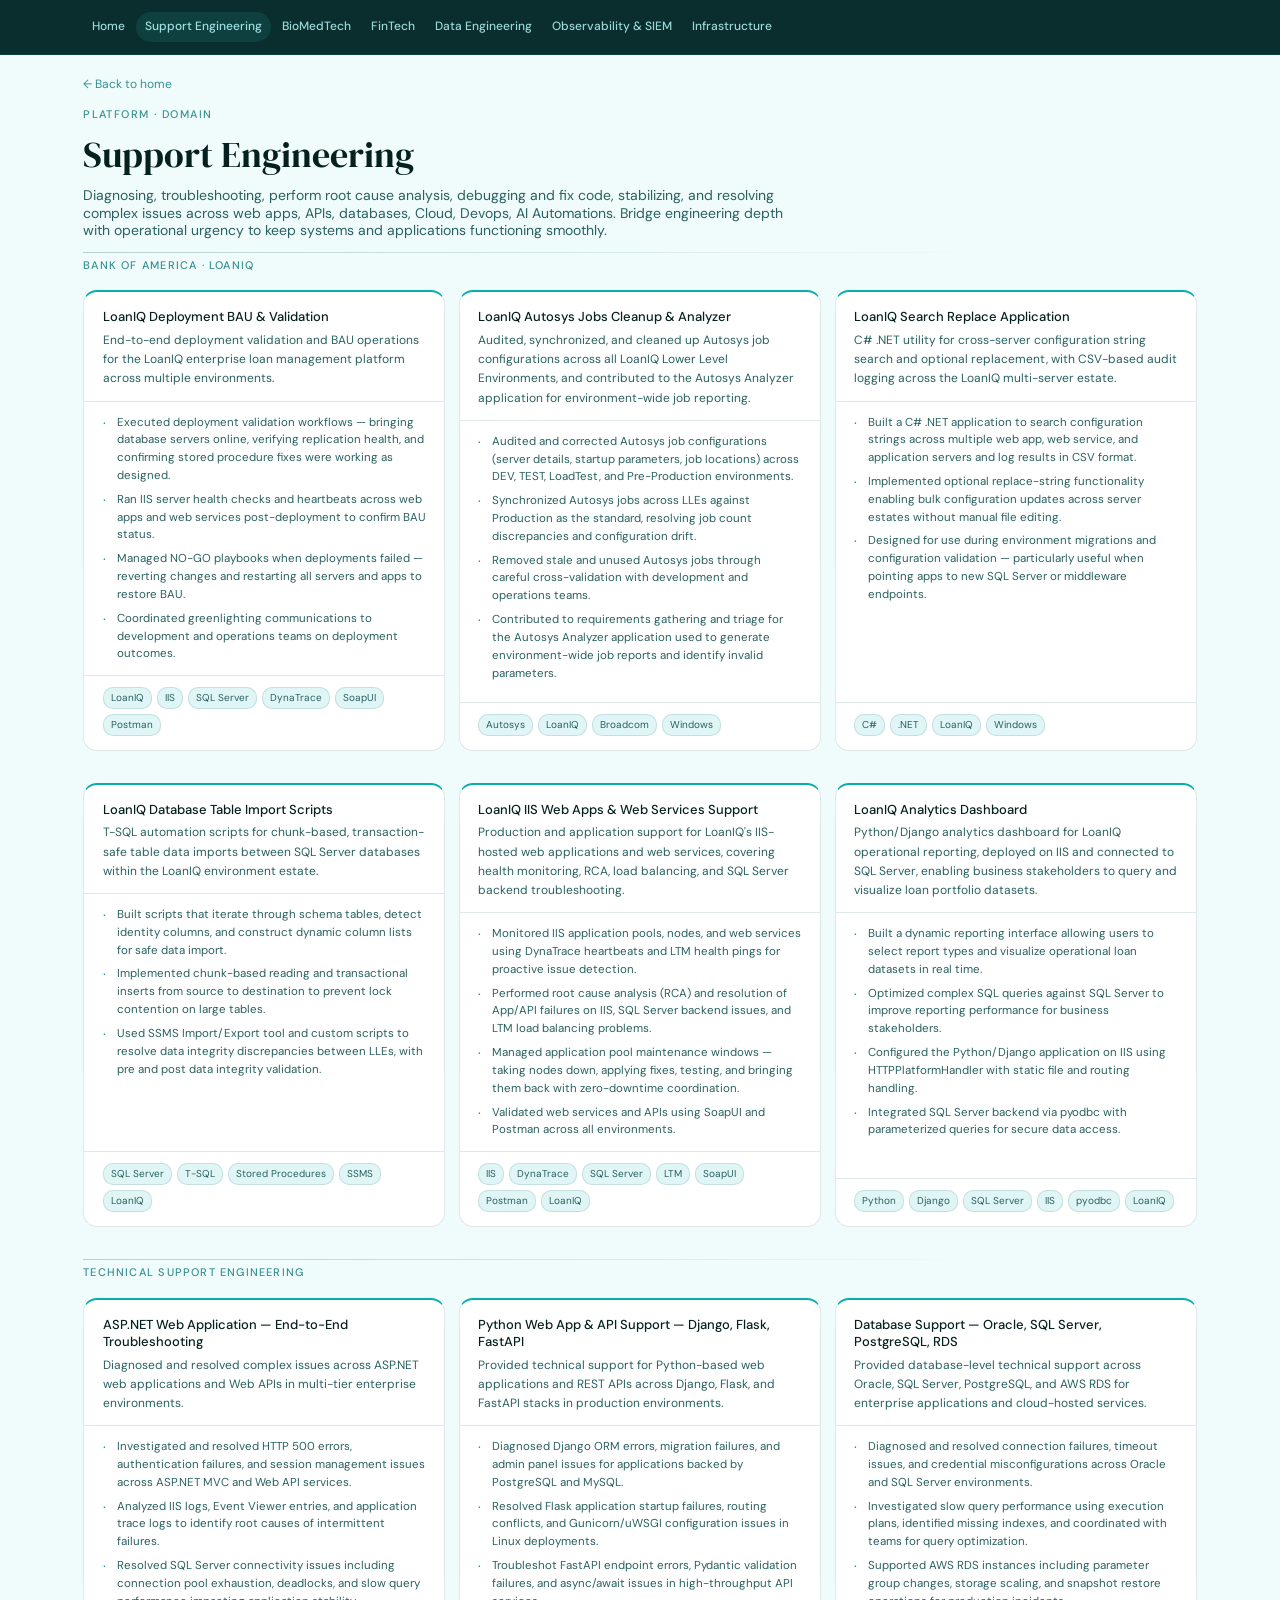
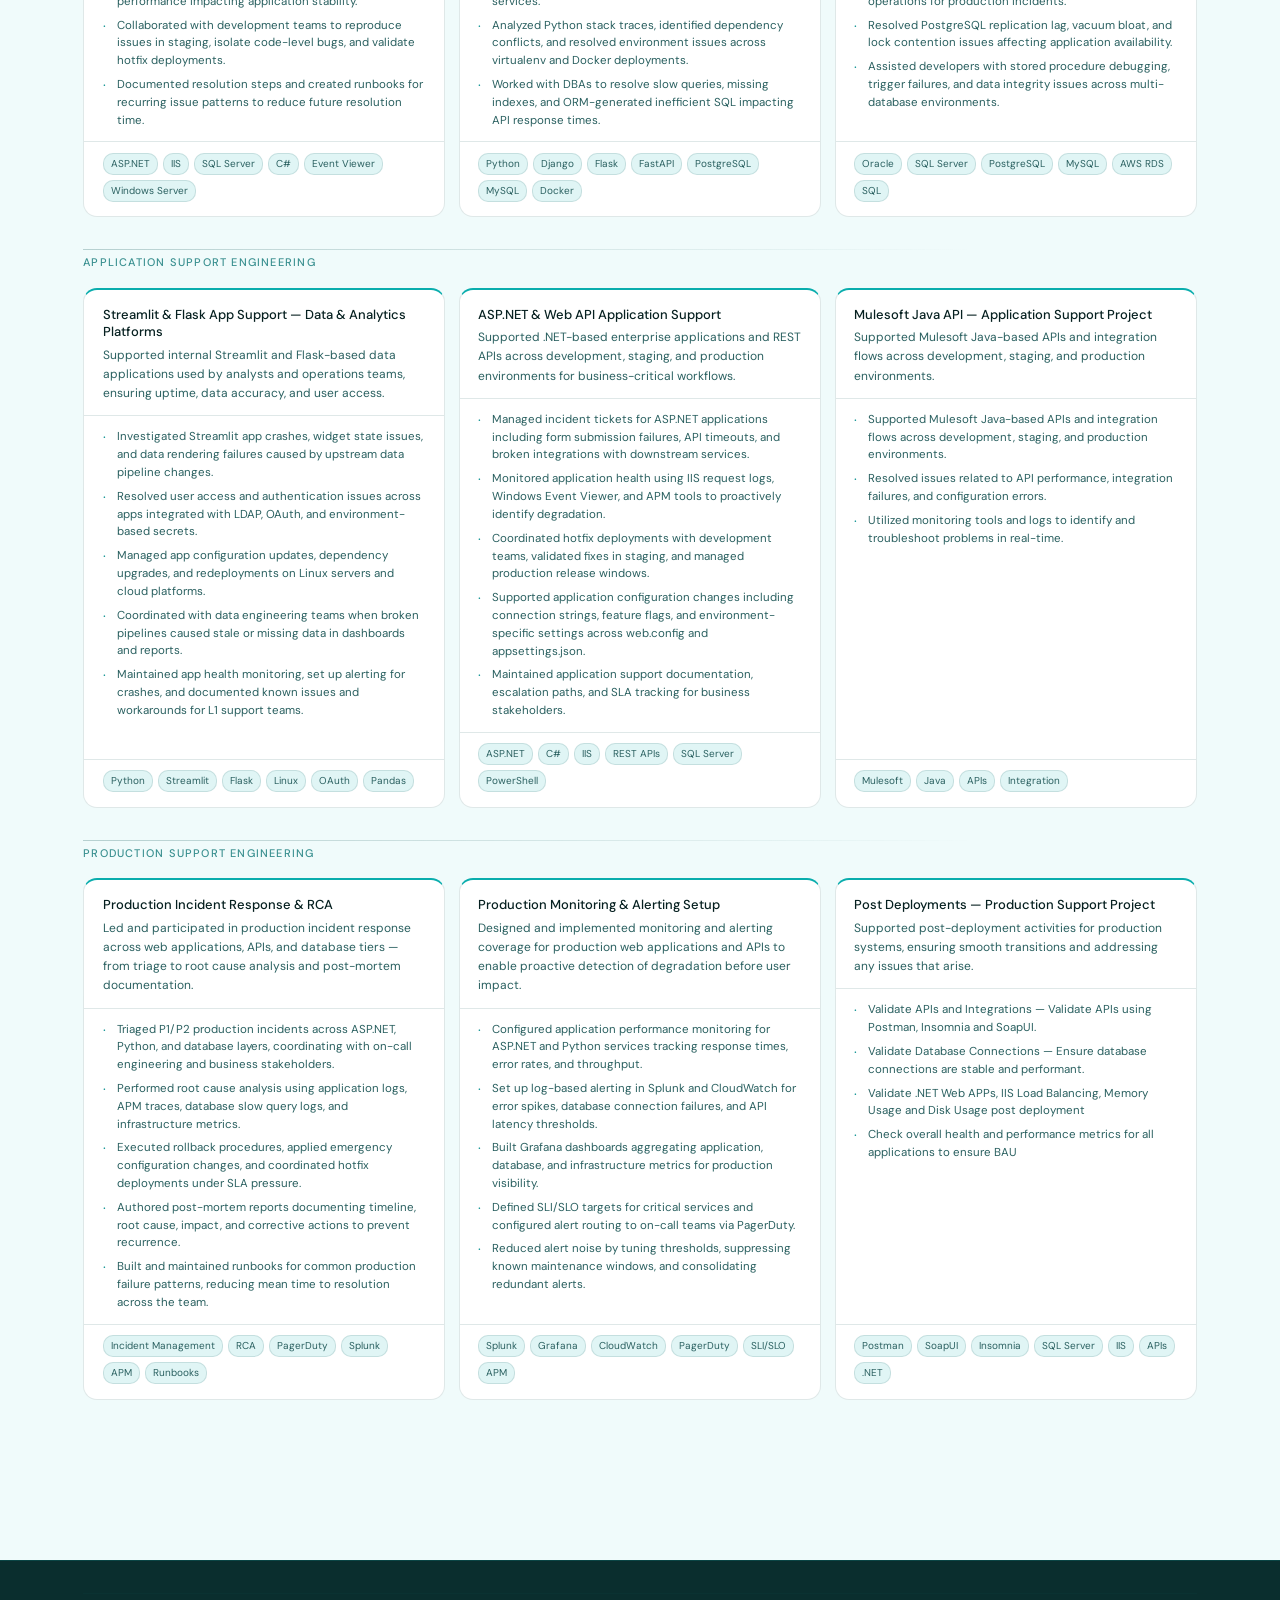
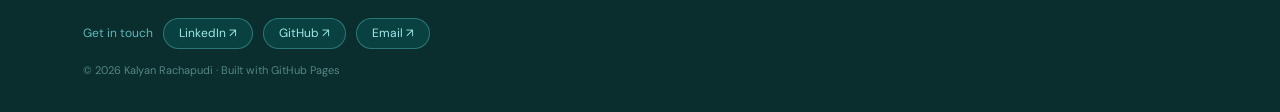
<file: support-engineering.html>
<!DOCTYPE html>
<html lang="en">
<head>
  <!-- Google tag (gtag.js) -->
  <script async src="https://www.googletagmanager.com/gtag/js?id=G-5QKVQ3EG20"></script>
  <script>
    window.dataLayer = window.dataLayer || [];
    function gtag(){dataLayer.push(arguments);}
    gtag('js', new Date());
    gtag('config', 'G-5QKVQ3EG20');
  </script>
  <meta charset="UTF-8" />
  <meta name="viewport" content="width=device-width, initial-scale=1.0" />
  <title>Support Engineering — Kalyan Rachapudi</title>
  <link rel="preconnect" href="https://fonts.googleapis.com" />
  <link rel="preconnect" href="https://fonts.gstatic.com" crossorigin />
  <link rel="stylesheet" href="https://fonts.googleapis.com/css2?family=DM+Serif+Display:ital@0;1&family=DM+Sans:opsz,wght@9..40,300;9..40,400;9..40,500&display=swap" />
  <link rel="stylesheet" href="style.css" />
</head>
<body>

<script src="nav.js"></script>

<main class="page">
<div class="container">

  <a href="index.html" class="back-link">← Back to home</a>

  <div class="domain-header">
    <p class="eyebrow">Platform · Domain</p>
    <h1 class="domain-title">Support Engineering</h1>
    <p class="domain-desc">Diagnosing, troubleshooting, perform root cause analysis, debugging and fix code,  stabilizing, and resolving complex issues across web apps, APIs, databases, Cloud, Devops, AI Automations.
      Bridge engineering depth with operational urgency to keep systems and applications functioning smoothly.</p>
  </div>

  <hr class="divider" />

  <p class="section-label">Bank of America · LoanIQ</p>

  <div class="proj-cards-grid">

    <div class="proj-detail-card">
      <div class="proj-card-header">
        <p class="proj-card-title">LoanIQ Deployment BAU &amp; Validation</p>
        <p class="proj-card-summary">End-to-end deployment validation and BAU operations for the LoanIQ enterprise loan management platform across multiple environments.</p>
      </div>
      <div class="proj-card-body">
        <ul>
          <li>Executed deployment validation workflows — bringing database servers online, verifying replication health, and confirming stored procedure fixes were working as designed.</li>
          <li>Ran IIS server health checks and heartbeats across web apps and web services post-deployment to confirm BAU status.</li>
          <li>Managed NO-GO playbooks when deployments failed — reverting changes and restarting all servers and apps to restore BAU.</li>
          <li>Coordinated greenlighting communications to development and operations teams on deployment outcomes.</li>
        </ul>
      </div>
      <div class="proj-card-footer">
        <div class="tag-row">
          <span class="tag">LoanIQ</span><span class="tag">IIS</span><span class="tag">SQL Server</span><span class="tag">DynaTrace</span><span class="tag">SoapUI</span><span class="tag">Postman</span>
        </div>
      </div>
    </div>

    <div class="proj-detail-card">
      <div class="proj-card-header">
        <p class="proj-card-title">LoanIQ Autosys Jobs Cleanup &amp; Analyzer</p>
        <p class="proj-card-summary">Audited, synchronized, and cleaned up Autosys job configurations across all LoanIQ Lower Level Environments, and contributed to the Autosys Analyzer application for environment-wide job reporting.</p>
      </div>
      <div class="proj-card-body">
        <ul>
          <li>Audited and corrected Autosys job configurations (server details, startup parameters, job locations) across DEV, TEST, LoadTest, and Pre-Production environments.</li>
          <li>Synchronized Autosys jobs across LLEs against Production as the standard, resolving job count discrepancies and configuration drift.</li>
          <li>Removed stale and unused Autosys jobs through careful cross-validation with development and operations teams.</li>
          <li>Contributed to requirements gathering and triage for the Autosys Analyzer application used to generate environment-wide job reports and identify invalid parameters.</li>
        </ul>
      </div>
      <div class="proj-card-footer">
        <div class="tag-row">
          <span class="tag">Autosys</span><span class="tag">LoanIQ</span><span class="tag">Broadcom</span><span class="tag">Windows</span>
        </div>
      </div>
    </div>

    <div class="proj-detail-card">
      <div class="proj-card-header">
        <p class="proj-card-title">LoanIQ Search Replace Application</p>
        <p class="proj-card-summary">C# .NET utility for cross-server configuration string search and optional replacement, with CSV-based audit logging across the LoanIQ multi-server estate.</p>
      </div>
      <div class="proj-card-body">
        <ul>
          <li>Built a C# .NET application to search configuration strings across multiple web app, web service, and application servers and log results in CSV format.</li>
          <li>Implemented optional replace-string functionality enabling bulk configuration updates across server estates without manual file editing.</li>
          <li>Designed for use during environment migrations and configuration validation — particularly useful when pointing apps to new SQL Server or middleware endpoints.</li>
        </ul>
      </div>
      <div class="proj-card-footer">
        <div class="tag-row">
          <span class="tag">C#</span><span class="tag">.NET</span><span class="tag">LoanIQ</span><span class="tag">Windows</span>
        </div>
      </div>
    </div>

  </div>

  <div class="proj-cards-grid">

    <div class="proj-detail-card">
      <div class="proj-card-header">
        <p class="proj-card-title">LoanIQ Database Table Import Scripts</p>
        <p class="proj-card-summary">T-SQL automation scripts for chunk-based, transaction-safe table data imports between SQL Server databases within the LoanIQ environment estate.</p>
      </div>
      <div class="proj-card-body">
        <ul>
          <li>Built scripts that iterate through schema tables, detect identity columns, and construct dynamic column lists for safe data import.</li>
          <li>Implemented chunk-based reading and transactional inserts from source to destination to prevent lock contention on large tables.</li>
          <li>Used SSMS Import/Export tool and custom scripts to resolve data integrity discrepancies between LLEs, with pre and post data integrity validation.</li>
        </ul>
      </div>
      <div class="proj-card-footer">
        <div class="tag-row">
          <span class="tag">SQL Server</span><span class="tag">T-SQL</span><span class="tag">Stored Procedures</span><span class="tag">SSMS</span><span class="tag">LoanIQ</span>
        </div>
      </div>
    </div>

    <div class="proj-detail-card">
      <div class="proj-card-header">
        <p class="proj-card-title">LoanIQ IIS Web Apps &amp; Web Services Support</p>
        <p class="proj-card-summary">Production and application support for LoanIQ's IIS-hosted web applications and web services, covering health monitoring, RCA, load balancing, and SQL Server backend troubleshooting.</p>
      </div>
      <div class="proj-card-body">
        <ul>
          <li>Monitored IIS application pools, nodes, and web services using DynaTrace heartbeats and LTM health pings for proactive issue detection.</li>
          <li>Performed root cause analysis (RCA) and resolution of App/API failures on IIS, SQL Server backend issues, and LTM load balancing problems.</li>
          <li>Managed application pool maintenance windows — taking nodes down, applying fixes, testing, and bringing them back with zero-downtime coordination.</li>
          <li>Validated web services and APIs using SoapUI and Postman across all environments.</li>
        </ul>
      </div>
      <div class="proj-card-footer">
        <div class="tag-row">
          <span class="tag">IIS</span><span class="tag">DynaTrace</span><span class="tag">SQL Server</span><span class="tag">LTM</span><span class="tag">SoapUI</span><span class="tag">Postman</span><span class="tag">LoanIQ</span>
        </div>
      </div>
    </div>

    <div class="proj-detail-card">
      <div class="proj-card-header">
        <p class="proj-card-title">LoanIQ Analytics Dashboard</p>
        <p class="proj-card-summary">Python/Django analytics dashboard for LoanIQ operational reporting, deployed on IIS and connected to SQL Server, enabling business stakeholders to query and visualize loan portfolio datasets.</p>
      </div>
      <div class="proj-card-body">
        <ul>
          <li>Built a dynamic reporting interface allowing users to select report types and visualize operational loan datasets in real time.</li>
          <li>Optimized complex SQL queries against SQL Server to improve reporting performance for business stakeholders.</li>
          <li>Configured the Python/Django application on IIS using HTTPPlatformHandler with static file and routing handling.</li>
          <li>Integrated SQL Server backend via pyodbc with parameterized queries for secure data access.</li>
        </ul>
      </div>
      <div class="proj-card-footer">
        <div class="tag-row">
          <span class="tag">Python</span><span class="tag">Django</span><span class="tag">SQL Server</span><span class="tag">IIS</span><span class="tag">pyodbc</span><span class="tag">LoanIQ</span>
        </div>
      </div>
    </div>

  </div>

  <hr class="divider" />

  <p class="section-label">Technical Support Engineering</p>
  <div class="proj-cards-grid">

    <div class="proj-detail-card">
      <div class="proj-card-header">
        <p class="proj-card-title">ASP.NET Web Application — End-to-End Troubleshooting</p>
        <p class="proj-card-summary">Diagnosed and resolved complex issues across ASP.NET web applications and Web APIs in multi-tier enterprise environments.</p>
      </div>
      <div class="proj-card-body">
        <ul>
          <li>Investigated and resolved HTTP 500 errors, authentication failures, and session management issues across ASP.NET MVC and Web API services.</li>
          <li>Analyzed IIS logs, Event Viewer entries, and application trace logs to identify root causes of intermittent failures.</li>
          <li>Resolved SQL Server connectivity issues including connection pool exhaustion, deadlocks, and slow query performance impacting application stability.</li>
          <li>Collaborated with development teams to reproduce issues in staging, isolate code-level bugs, and validate hotfix deployments.</li>
          <li>Documented resolution steps and created runbooks for recurring issue patterns to reduce future resolution time.</li>
        </ul>
      </div>
      <div class="proj-card-footer">
        <div class="tag-row">
          <span class="tag">ASP.NET</span><span class="tag">IIS</span><span class="tag">SQL Server</span><span class="tag">C#</span><span class="tag">Event Viewer</span><span class="tag">Windows Server</span>
        </div>
      </div>
    </div>

    <div class="proj-detail-card">
      <div class="proj-card-header">
        <p class="proj-card-title">Python Web App &amp; API Support — Django, Flask, FastAPI</p>
        <p class="proj-card-summary">Provided technical support for Python-based web applications and REST APIs across Django, Flask, and FastAPI stacks in production environments.</p>
      </div>
      <div class="proj-card-body">
        <ul>
          <li>Diagnosed Django ORM errors, migration failures, and admin panel issues for applications backed by PostgreSQL and MySQL.</li>
          <li>Resolved Flask application startup failures, routing conflicts, and Gunicorn/uWSGI configuration issues in Linux deployments.</li>
          <li>Troubleshot FastAPI endpoint errors, Pydantic validation failures, and async/await issues in high-throughput API services.</li>
          <li>Analyzed Python stack traces, identified dependency conflicts, and resolved environment issues across virtualenv and Docker deployments.</li>
          <li>Worked with DBAs to resolve slow queries, missing indexes, and ORM-generated inefficient SQL impacting API response times.</li>
        </ul>
      </div>
      <div class="proj-card-footer">
        <div class="tag-row">
          <span class="tag">Python</span><span class="tag">Django</span><span class="tag">Flask</span><span class="tag">FastAPI</span><span class="tag">PostgreSQL</span><span class="tag">MySQL</span><span class="tag">Docker</span>
        </div>
      </div>
    </div>

    <div class="proj-detail-card">
      <div class="proj-card-header">
        <p class="proj-card-title">Database Support — Oracle, SQL Server, PostgreSQL, RDS</p>
        <p class="proj-card-summary">Provided database-level technical support across Oracle, SQL Server, PostgreSQL, and AWS RDS for enterprise applications and cloud-hosted services.</p>
      </div>
      <div class="proj-card-body">
        <ul>
          <li>Diagnosed and resolved connection failures, timeout issues, and credential misconfigurations across Oracle and SQL Server environments.</li>
          <li>Investigated slow query performance using execution plans, identified missing indexes, and coordinated with teams for query optimization.</li>
          <li>Supported AWS RDS instances including parameter group changes, storage scaling, and snapshot restore operations for production incidents.</li>
          <li>Resolved PostgreSQL replication lag, vacuum bloat, and lock contention issues affecting application availability.</li>
          <li>Assisted developers with stored procedure debugging, trigger failures, and data integrity issues across multi-database environments.</li>
        </ul>
      </div>
      <div class="proj-card-footer">
        <div class="tag-row">
          <span class="tag">Oracle</span><span class="tag">SQL Server</span><span class="tag">PostgreSQL</span><span class="tag">MySQL</span><span class="tag">AWS RDS</span><span class="tag">SQL</span>
        </div>
      </div>
    </div>

  </div>

  <hr class="divider" />

  <p class="section-label">Application Support Engineering</p>
  <div class="proj-cards-grid">

    <div class="proj-detail-card">
      <div class="proj-card-header">
        <p class="proj-card-title">Streamlit &amp; Flask App Support — Data &amp; Analytics Platforms</p>
        <p class="proj-card-summary">Supported internal Streamlit and Flask-based data applications used by analysts and operations teams, ensuring uptime, data accuracy, and user access.</p>
      </div>
      <div class="proj-card-body">
        <ul>
          <li>Investigated Streamlit app crashes, widget state issues, and data rendering failures caused by upstream data pipeline changes.</li>
          <li>Resolved user access and authentication issues across apps integrated with LDAP, OAuth, and environment-based secrets.</li>
          <li>Managed app configuration updates, dependency upgrades, and redeployments on Linux servers and cloud platforms.</li>
          <li>Coordinated with data engineering teams when broken pipelines caused stale or missing data in dashboards and reports.</li>
          <li>Maintained app health monitoring, set up alerting for crashes, and documented known issues and workarounds for L1 support teams.</li>
        </ul>
      </div>
      <div class="proj-card-footer">
        <div class="tag-row">
          <span class="tag">Python</span><span class="tag">Streamlit</span><span class="tag">Flask</span><span class="tag">Linux</span><span class="tag">OAuth</span><span class="tag">Pandas</span>
        </div>
      </div>
    </div>

    <div class="proj-detail-card">
      <div class="proj-card-header">
        <p class="proj-card-title">ASP.NET &amp; Web API Application Support</p>
        <p class="proj-card-summary">Supported .NET-based enterprise applications and REST APIs across development, staging, and production environments for business-critical workflows.</p>
      </div>
      <div class="proj-card-body">
        <ul>
          <li>Managed incident tickets for ASP.NET applications including form submission failures, API timeouts, and broken integrations with downstream services.</li>
          <li>Monitored application health using IIS request logs, Windows Event Viewer, and APM tools to proactively identify degradation.</li>
          <li>Coordinated hotfix deployments with development teams, validated fixes in staging, and managed production release windows.</li>
          <li>Supported application configuration changes including connection strings, feature flags, and environment-specific settings across web.config and appsettings.json.</li>
          <li>Maintained application support documentation, escalation paths, and SLA tracking for business stakeholders.</li>
        </ul>
      </div>
      <div class="proj-card-footer">
        <div class="tag-row">
          <span class="tag">ASP.NET</span><span class="tag">C#</span><span class="tag">IIS</span><span class="tag">REST APIs</span><span class="tag">SQL Server</span><span class="tag">PowerShell</span>
        </div>
      </div>
    </div>

    <div class="proj-detail-card">
      <div class="proj-card-header">
        <p class="proj-card-title">Mulesoft Java API — Application Support Project</p>
        <p class="proj-card-summary">Supported Mulesoft Java-based APIs and integration flows across development, staging, and production environments.</p>
      </div>
      <div class="proj-card-body">
        <ul>
          <li>Supported Mulesoft Java-based APIs and integration flows across development, staging, and production environments.</li>
          <li>Resolved issues related to API performance, integration failures, and configuration errors.</li>
          <li>Utilized monitoring tools and logs to identify and troubleshoot problems in real-time.</li>
        </ul>
      </div>
      <div class="proj-card-footer">
        <div class="tag-row">
          <span class="tag">Mulesoft</span><span class="tag">Java</span><span class="tag">APIs</span><span class="tag">Integration</span>
        </div>
      </div>
    </div>

  </div>

  <hr class="divider" />

  <p class="section-label">Production Support Engineering</p>
  <div class="proj-cards-grid">

    <div class="proj-detail-card">
      <div class="proj-card-header">
        <p class="proj-card-title">Production Incident Response &amp; RCA</p>
        <p class="proj-card-summary">Led and participated in production incident response across web applications, APIs, and database tiers — from triage to root cause analysis and post-mortem documentation.</p>
      </div>
      <div class="proj-card-body">
        <ul>
          <li>Triaged P1/P2 production incidents across ASP.NET, Python, and database layers, coordinating with on-call engineering and business stakeholders.</li>
          <li>Performed root cause analysis using application logs, APM traces, database slow query logs, and infrastructure metrics.</li>
          <li>Executed rollback procedures, applied emergency configuration changes, and coordinated hotfix deployments under SLA pressure.</li>
          <li>Authored post-mortem reports documenting timeline, root cause, impact, and corrective actions to prevent recurrence.</li>
          <li>Built and maintained runbooks for common production failure patterns, reducing mean time to resolution across the team.</li>
        </ul>
      </div>
      <div class="proj-card-footer">
        <div class="tag-row">
          <span class="tag">Incident Management</span><span class="tag">RCA</span><span class="tag">PagerDuty</span><span class="tag">Splunk</span><span class="tag">APM</span><span class="tag">Runbooks</span>
        </div>
      </div>
    </div>

    <div class="proj-detail-card">
      <div class="proj-card-header">
        <p class="proj-card-title">Production Monitoring &amp; Alerting Setup</p>
        <p class="proj-card-summary">Designed and implemented monitoring and alerting coverage for production web applications and APIs to enable proactive detection of degradation before user impact.</p>
      </div>
      <div class="proj-card-body">
        <ul>
          <li>Configured application performance monitoring for ASP.NET and Python services tracking response times, error rates, and throughput.</li>
          <li>Set up log-based alerting in Splunk and CloudWatch for error spikes, database connection failures, and API latency thresholds.</li>
          <li>Built Grafana dashboards aggregating application, database, and infrastructure metrics for production visibility.</li>
          <li>Defined SLI/SLO targets for critical services and configured alert routing to on-call teams via PagerDuty.</li>
          <li>Reduced alert noise by tuning thresholds, suppressing known maintenance windows, and consolidating redundant alerts.</li>
        </ul>
      </div>
      <div class="proj-card-footer">
        <div class="tag-row">
          <span class="tag">Splunk</span><span class="tag">Grafana</span><span class="tag">CloudWatch</span><span class="tag">PagerDuty</span><span class="tag">SLI/SLO</span><span class="tag">APM</span>
        </div>
      </div>
    </div>

    <div class="proj-detail-card">
      <div class="proj-card-header">
        <p class="proj-card-title">Post Deployments — Production Support Project</p>
        <p class="proj-card-summary">Supported post-deployment activities for production systems, ensuring smooth transitions and addressing any issues that arise.</p>
      </div>
      <div class="proj-card-body">
        <ul>
          <li>Validate APIs and Integrations — Validate APIs using Postman, Insomnia and SoapUI.</li>
          <li>Validate Database Connections — Ensure database connections are stable and performant.</li>
          <li>Validate .NET Web APPs, IIS Load Balancing, Memory Usage and Disk Usage post deployment</li>
          <li>Check overall health and performance metrics for all applications to ensure BAU</li>  
        </ul>
      </div>
      <div class="proj-card-footer">
        <div class="tag-row">
          <span class="tag">Postman</span><Span class="tag">SoapUI</span><Span class="tag">Insomnia</span>
          <span class="tag">SQL Server</span><span class="tag">IIS</span>
          <span class="tag">APIs</span><span class="tag">.NET</span>
        </div>
      </div>
    </div>

  </div>

</div>
</main>

<script src="footer.js"></script>
</body>
</html>
</file>
<file: style.css>
/* ── Reset & Base ── */
*, *::before, *::after { box-sizing: border-box; margin: 0; padding: 0; }

:root {
  --bg:            #f0fbfb;
  --bg-secondary:  #e0f5f5;
  --bg-tertiary:   #c8eeee;
  --bg-card:       #ffffff;
  --nav-bg:        #0a2e2e;
  --nav-text:      #e0f5f5;
  --nav-muted:     #5fb8b8;
  --nav-active-bg: #0f4040;
  --nav-active:    #a0e0e0;
  --text-primary:   #062020;
  --text-secondary: #2a6060;
  --text-muted:     #3a9090;
  --text-faint:     #5ab0b0;
  --accent:         #0a7070;
  --accent-mid:     #0a9090;
  --accent-light:   #c8f0f0;
  --accent-lighter: #e0f8f8;
  --ind-border:     #0aadad;
  --plt-border:     #0a7070;
  --border:         rgba(10,80,80,0.13);
  --border-md:      rgba(10,80,80,0.25);
  --border-accent:  rgba(10,144,144,0.4);
  --badge-live-bg:  #c0f0e8;  --badge-live-text:  #054040;
  --badge-arch-bg:  #d8e8ff;  --badge-arch-text:  #1a3080;
  --badge-infra-bg: #faeeda;  --badge-infra-text: #6b3a00;
  --badge-gh-bg:    #e8d8ff;  --badge-gh-text:    #4a1a90;
  --badge-pdf-bg:   #fde8e0;  --badge-pdf-text:   #7a2a10;
  --badge-diag-bg:  #d8f0fa;  --badge-diag-text:  #0a4060;
  --radius-sm:  6px;
  --radius-md:  10px;
  --radius-lg:  14px;
  --shadow-sm:  0 1px 4px rgba(10,80,80,0.10);
  --shadow-md:  0 4px 16px rgba(10,80,80,0.13);
}

html { scroll-behavior: smooth; }

body {
  font-family: 'DM Sans', sans-serif;
  background: var(--bg);
  color: var(--text-primary);
  font-size: 15px;
  line-height: 1.6;
  -webkit-font-smoothing: antialiased;
}

a { color: inherit; text-decoration: none; }
img { max-width: 100%; display: block; }

/* ── Layout ── */
.container { max-width: min(1200px, 92%); margin: 0 auto; padding: 0 2rem; }

/* ── Navigation ── */
nav {
  position: sticky;
  top: 0;
  z-index: 100;
  background: var(--nav-bg);
  border-bottom: 1px solid rgba(10,200,200,0.12);
}

.nav-inner {
  max-width: min(1200px, 92%);
  margin: 0 auto;
  padding: 0 2rem;
  height: 54px;
  display: flex;
  align-items: center;
  justify-content: space-between;
  gap: 1rem;
}

.nav-left {
  display: flex;
  align-items: center;
  gap: 14px;
  flex-shrink: 0;
}

.nav-logo {
  font-family: 'DM Serif Display', serif;
  font-size: 17px;
  font-weight: 400;
  color: var(--nav-text);
  white-space: nowrap;
  flex-shrink: 0;
}

.nav-edu {
  font-size: 12px;
  font-weight: 500;
  color: #9dd8d8;
  padding: 5px 9px;
  border-radius: 20px;
  border: 0.5px solid rgba(10,200,200,0.35);
  white-space: nowrap;
  transition: all 0.15s;
}
.nav-edu:hover {
  color: #e0f5f5;
  background: rgba(255,255,255,0.09);
  border-color: rgba(10,200,200,0.4);
}
.nav-edu-active {
  color: var(--nav-active);
  background: var(--nav-active-bg);
  border-color: transparent;
}

.nav-links { display: flex; align-items: center; gap: 2px; flex-wrap: wrap; }

.nav-links a {
  font-size: 12px;
  font-weight: 500;
  padding: 5px 9px;
  color: #9dd8d8;
  border-radius: 20px;
  transition: all 0.15s;
  white-space: nowrap;
}

.nav-links a:hover { color: #e0f5f5; background: rgba(255,255,255,0.09); }
.nav-links a.active { color: var(--nav-active); background: var(--nav-active-bg); }

/* ── Page wrapper ── */
.page { padding: 1rem 0 4rem; animation: fadeUp 0.4s ease both; }

@keyframes fadeUp {
  from { opacity: 0; transform: translateY(14px); }
  to   { opacity: 1; transform: translateY(0); }
}

/* ── Hero ── */
.hero { margin-bottom: 1rem; }

.eyebrow {
  font-size: 11px;
  font-weight: 500;
  letter-spacing: 0.13em;
  text-transform: uppercase;
  color: var(--text-muted);
  margin-bottom: 2px;
}

.hero-name {
  font-family: 'DM Serif Display', serif;
  font-size: 42px;
  font-weight: 400;
  line-height: 1.08;
  color: var(--text-primary);
  margin-bottom: 4px;
}

.hero-name-row {
  display: flex;
  align-items: flex-end;
  gap: 10px;
  flex-wrap: wrap;
  margin-bottom: 4px;
}

.hero-name em { font-style: italic; color: var(--accent); }

.hero-tagline {
  font-size: 16px;
  font-weight: 300;
  color: var(--text-secondary);
  max-width: 560px;
  margin-bottom: 14px;
  line-height: 1.65;
}

.hero-bio {
  font-size: 14px;
  color: var(--text-secondary);
  max-width: 560px;
  line-height: 1.8;
  margin-bottom: 22px;
}

.hero-actions { display: flex; gap: 10px; flex-wrap: wrap; margin-top: 15px; }

.btn {
  font-family: 'DM Sans', sans-serif;
  font-size: 12px;
  font-weight: 500;
  padding: 9px 22px;
  border-radius: 20px;
  border: none;
  cursor: pointer;
  transition: all 0.15s;
  display: inline-block;
}
.btn-primary { background: var(--accent); color: #e0f8f8; }
.btn-primary:hover { background: #0a8080; }
.btn-ghost {
  background: transparent;
  color: var(--text-secondary);
  border: 0.5px solid var(--border-md);
}
.btn-ghost:hover { background: var(--bg-secondary); color: var(--text-primary); }

/* ── Divider ── */
.divider {
  height: 1px;
  background: linear-gradient(90deg, var(--border-md) 0%, transparent 80%);
  border: none;
  margin: 0.25rem 0;
}

/* ── Stats ── */
.stats-row { display: flex; gap: 2.5rem; margin-bottom: 2.5rem; flex-wrap: wrap; }
.stat-num {
  font-family: 'DM Serif Display', serif;
  font-size: 34px;
  color: var(--accent);
  line-height: 1;
}
.stat-label {
  font-size: 11px;
  color: var(--text-muted);
  margin-top: 4px;
  text-transform: uppercase;
  letter-spacing: 0.08em;
}

/* ── Section label ── */
.section-label {
  font-size: 11px;
  font-weight: 500;
  letter-spacing: 0.11em;
  text-transform: uppercase;
  color: var(--text-muted);
  margin-bottom: 1rem;
}

/* ── Legend ── */
.legend { display: flex; gap: 18px; margin-bottom: 1.25rem; flex-wrap: wrap; }
.legend-item { display: flex; align-items: center; gap: 7px; font-size: 11px; color: var(--text-muted); }
.legend-line { width: 18px; height: 2.5px; border-radius: 2px; flex-shrink: 0; }

/* ── Domain Cards Grid ── */
.domains-grid {
  display: grid;
  grid-template-columns: repeat(3, 1fr);
  gap: 12px;
  margin-bottom: 2.5rem;
}
.domains-grid--platform { grid-template-columns: repeat(4, 1fr); }

.domain-card {
  background: var(--bg-card);
  border: 0.5px solid var(--border);
  border-radius: var(--radius-lg);
  padding: 1.15rem;
  cursor: pointer;
  transition: border-color 0.2s, transform 0.15s, box-shadow 0.2s;
  display: block;
  color: inherit;
}
.domain-card:hover {
  border-color: var(--border-accent);
  transform: translateY(-2px);
  box-shadow: var(--shadow-md);
}
.domain-card.industry { border-top: 2.5px solid var(--ind-border); }
.domain-card.platform { border-top: 2.5px solid var(--plt-border); }

.dc-top { display: flex; justify-content: space-between; align-items: flex-start; margin-bottom: 10px; }

.dc-icon {
  width: 36px; height: 36px;
  border-radius: 9px;
  display: flex; align-items: center; justify-content: center;
  font-size: 17px; flex-shrink: 0;
}
.dc-icon.c1 { background: #c8f0ee; }
.dc-icon.c2 { background: #c8eedd; }
.dc-icon.c3 { background: #d8e8ff; }
.dc-icon.c4 { background: #c0f0f0; }
.dc-icon.c5 { background: #d8f5ee; }
.dc-icon.c6 { background: #d0f0e8; }

.dc-type {
  font-size: 9px; font-weight: 500;
  letter-spacing: 0.07em; text-transform: uppercase;
  padding: 3px 8px; border-radius: 10px;
}
.dc-type.industry { background: var(--accent-light); color: var(--accent); }
.dc-type.platform { background: #d0eef0; color: #065858; }

.dc-name { font-size: 13px; font-weight: 500; color: var(--text-primary); margin-bottom: 3px; line-height: 1.3; }
.dc-meta { font-size: 11px; color: var(--text-faint); margin-bottom: 10px; }
.dc-tags { display: flex; flex-wrap: wrap; gap: 4px; }
.dc-tag { font-size: 10px; padding: 2px 7px; border-radius: 10px; background: var(--bg-secondary); color: var(--text-secondary); }

/* ── Featured / Highlight Cards (index page) ── */
.highlights-grid { display: grid; grid-template-columns: repeat(3, 1fr); gap: 12px; margin-bottom: 2.5rem; }

.hl-card {
  background: var(--bg-card);
  border-radius: var(--radius-lg);
  padding: 1.1rem;
  border: 0.5px solid var(--border);
  border-left: 3px solid var(--accent-mid);
  transition: box-shadow 0.2s, transform 0.15s;
}
.hl-card:hover { box-shadow: var(--shadow-sm); transform: translateY(-1px); }

.hl-badge {
  font-size: 10px; font-weight: 500;
  padding: 3px 9px; border-radius: 10px;
  display: inline-block; margin-bottom: 9px;
}
.hl-badge.live  { background: var(--badge-live-bg);  color: var(--badge-live-text); }
.hl-badge.arch  { background: var(--badge-arch-bg);  color: var(--badge-arch-text); }
.hl-badge.infra { background: var(--badge-infra-bg); color: var(--badge-infra-text); }
.hl-badge.diagram { background: var(--badge-diag-bg); color: var(--badge-diag-text); }

.hl-title { font-size: 13px; font-weight: 500; color: var(--text-primary); margin-bottom: 5px; line-height: 1.35; }
.hl-desc  { font-size: 12px; color: var(--text-secondary); margin-bottom: 10px; line-height: 1.55; }
.hl-domain { font-size: 10px; color: var(--text-faint); }

/* ── Tools Bar ── */
.tools-bar { display: flex; flex-wrap: wrap; gap: 7px; margin-bottom: 2.5rem; }
.tool-pill {
  font-size: 11px; padding: 5px 14px;
  border-radius: 20px;
  border: 0.5px solid var(--border-md);
  color: var(--text-secondary);
  background: var(--bg-card);
  transition: all 0.15s;
}
.tool-pill:hover { background: var(--accent-light); color: var(--accent); border-color: var(--accent-mid); }

/* ── Contact Footer ── */
.contact-row {
  display: flex; align-items: center; gap: 10px;
  padding-top: 1.5rem;
  border-top: 0.5px solid var(--border);
  flex-wrap: wrap;
}
.contact-label { font-size: 12px; color: var(--text-faint); }
.contact-link {
  font-size: 12px;
  color: var(--accent);
  padding: 5px 15px;
  border-radius: 20px;
  border: 0.5px solid var(--border-accent);
  background: var(--accent-light);
  transition: all 0.15s;
}
.contact-link:hover { background: var(--bg-tertiary); }

/* ── Domain Page Header ── */
.domain-header { margin-bottom: 0.75rem; }

.domain-title {
  font-family: 'DM Serif Display', serif;
  font-size: 36px; font-weight: 400;
  color: var(--text-primary);
  margin-bottom: 4px;
}

.domain-desc {
  font-size: 14px; color: var(--text-secondary);
  max-width: 700px; line-height: 1.25;
}

/* ── Project Cards Grid ── */
.projects-grid {
  display: grid;
  grid-template-columns: repeat(auto-fit, minmax(200px, 1fr));
  gap: 12px;
  margin-bottom: 2rem;
}

.project-card {
  background: var(--bg-card);
  border: 0.5px solid var(--border);
  border-radius: var(--radius-lg);
  padding: 1rem 1.1rem;
  transition: border-color 0.2s, transform 0.15s, box-shadow 0.2s;
  display: block;
  color: inherit;
}
.project-card:hover {
  border-color: var(--border-md);
  transform: translateY(-1px);
  box-shadow: var(--shadow-sm);
}
.project-card.linked:hover { border-color: var(--accent-mid); }

.card-top { display: flex; justify-content: space-between; align-items: flex-start; margin-bottom: 10px; }

.card-icon {
  width: 32px; height: 32px; border-radius: 8px;
  display: flex; align-items: center; justify-content: center;
  font-size: 15px; flex-shrink: 0;
}
.card-icon.c1 { background: #c8f0ee; }
.card-icon.c2 { background: #c8eedd; }
.card-icon.c3 { background: #d0f0f8; }
.card-icon.c4 { background: #faeeda; }
.card-icon.c5 { background: #fde8e0; }
.card-icon.c6 { background: #e8d8ff; }

.link-badge    { font-size: 10px; font-weight: 500; padding: 3px 8px; border-radius: 10px; background: var(--badge-live-bg);  color: var(--badge-live-text);  white-space: nowrap; }
.github-badge  { font-size: 10px; font-weight: 500; padding: 3px 8px; border-radius: 10px; background: var(--badge-gh-bg);   color: var(--badge-gh-text);   white-space: nowrap; }
.diagram-badge { font-size: 10px; font-weight: 500; padding: 3px 8px; border-radius: 10px; background: var(--badge-diag-bg); color: var(--badge-diag-text); white-space: nowrap; }
.pdf-badge     { font-size: 10px; font-weight: 500; padding: 3px 8px; border-radius: 10px; background: var(--badge-pdf-bg);  color: var(--badge-pdf-text);  white-space: nowrap; }

.card-name { font-size: 13px; font-weight: 500; color: var(--text-primary); margin-bottom: 5px; line-height: 1.3; }
.card-desc { font-size: 12px; color: var(--text-secondary); margin-bottom: 10px; line-height: 1.55; }

.tag-row { display: flex; flex-wrap: wrap; gap: 5px; }
.tag { font-size: 10px; padding: 2px 7px; border-radius: 10px; background: var(--bg-secondary); color: var(--text-secondary); border: 0.5px solid var(--border); }

/* ── Project Detail Cards ── */
.proj-cards-grid {
  display: grid;
  grid-template-columns: repeat(3, minmax(0, 1fr));
  gap: 14px;
  margin-bottom: 2rem;
}

.proj-detail-card {
  background: var(--bg-card);
  border: 0.5px solid var(--border);
  border-top: 2.5px solid var(--ind-border);
  border-radius: var(--radius-lg);
  display: flex;
  flex-direction: column;
  transition: border-color 0.2s, transform 0.15s, box-shadow 0.2s;
}
.proj-detail-card:hover {
  border-color: var(--border-accent);
  border-top-color: var(--accent-mid);
  transform: translateY(-2px);
  box-shadow: var(--shadow-md);
}

.proj-card-header {
  padding: 1rem 1.15rem 0.75rem;
  border-bottom: 0.5px solid var(--border);
}
.proj-card-title {
  font-size: 13px;
  font-weight: 500;
  color: var(--text-primary);
  line-height: 1.35;
  margin-bottom: 5px;
}
.proj-card-summary {
  font-size: 12px;
  color: var(--text-secondary);
  line-height: 1.6;
}

.proj-card-body {
  padding: 0.75rem 1.15rem;
  flex: 1;
}
.proj-card-body ul {
  list-style: none;
  display: flex;
  flex-direction: column;
  gap: 6px;
}
.proj-card-body ul li {
  font-size: 11.5px;
  color: var(--text-secondary);
  line-height: 1.55;
  padding-left: 14px;
  position: relative;
}
.proj-card-body ul li::before {
  content: '·';
  position: absolute;
  left: 0;
  color: var(--accent-mid);
  font-size: 14px;
  line-height: 1.4;
}

.proj-card-footer {
  padding: 0.65rem 1.15rem 0.9rem;
  border-top: 0.5px solid var(--border);
}
.proj-card-footer .tag-row { flex-wrap: wrap; }

/* ── Demo Detail Cards ── */
.demo-cards-grid {
  display: grid;
  grid-template-columns: repeat(3, minmax(0, 1fr));
  gap: 14px;
  margin-bottom: 2rem;
}

.demo-detail-card {
  background: var(--bg-card);
  border: 0.5px solid var(--border);
  border-top: 2.5px solid var(--accent-mid);
  border-radius: var(--radius-lg);
  display: flex;
  flex-direction: column;
  color: inherit;
  transition: border-color 0.2s, transform 0.15s, box-shadow 0.2s;
}
.demo-detail-card:hover {
  border-color: var(--accent-mid);
  transform: translateY(-2px);
  box-shadow: var(--shadow-md);
}

.demo-card-header {
  padding: 1rem 1.15rem 0.75rem;
  border-bottom: 0.5px solid var(--border);
}
.demo-card-top {
  display: flex;
  justify-content: space-between;
  align-items: flex-start;
  gap: 8px;
  margin-bottom: 7px;
}
.demo-card-title {
  font-size: 13px;
  font-weight: 500;
  color: var(--text-primary);
  line-height: 1.35;
  flex: 1;
}
.demo-live-badge {
  font-size: 10px;
  font-weight: 500;
  padding: 4px 10px;
  border-radius: 10px;
  background: var(--accent);
  color: #e0f8f8;
  white-space: nowrap;
  flex-shrink: 0;
}
.demo-detail-card:hover .demo-live-badge { background: #0a8080; }

.demo-card-summary {
  font-size: 12px;
  color: var(--text-secondary);
  line-height: 1.6;
}

.demo-card-body {
  padding: 0.75rem 1.15rem;
  flex: 1;
}
.demo-card-body ul {
  list-style: none;
  display: flex;
  flex-direction: column;
  gap: 6px;
}
.demo-card-body ul li {
  font-size: 11.5px;
  color: var(--text-secondary);
  line-height: 1.55;
  padding-left: 14px;
  position: relative;
}
.demo-card-body ul li::before {
  content: '·';
  position: absolute;
  left: 0;
  color: var(--accent);
  font-size: 14px;
  line-height: 1.4;
}

.demo-card-footer {
  padding: 0.65rem 1.15rem 0.9rem;
  border-top: 0.5px solid var(--border);
}
.demo-card-footer .tag-row { flex-wrap: wrap; }

/* ── Education Cards ── */
.edu-cards-grid {
  display: grid;
  grid-template-columns: repeat(2, minmax(0, 1fr));
  gap: 14px;
  margin-bottom: 2rem;
}

.edu-card {
  background: var(--bg-card);
  border: 0.5px solid var(--border);
  border-top: 2.5px solid var(--ind-border);
  border-radius: var(--radius-lg);
  padding: 1rem 1.15rem;
  display: flex;
  flex-direction: column;
  gap: 8px;
  transition: border-color 0.2s, transform 0.15s, box-shadow 0.2s;
}
.edu-card:hover {
  border-color: var(--border-accent);
  transform: translateY(-2px);
  box-shadow: var(--shadow-md);
}
.edu-card-top {
  display: flex;
  align-items: flex-start;
  gap: 12px;
}
.edu-icon { font-size: 24px; flex-shrink: 0; }
.edu-degree {
  font-size: 13px;
  font-weight: 500;
  color: var(--text-primary);
  line-height: 1.35;
  margin-bottom: 2px;
}
.edu-school { font-size: 12px; color: var(--text-secondary); }
.edu-meta   { font-size: 11px; color: var(--text-faint); }
.edu-desc   { font-size: 12px; color: var(--text-secondary); line-height: 1.6; }

/* ── Certlet Cards ── */
.certlet-grid {
  display: grid;
  grid-template-columns: repeat(4, minmax(0, 1fr));
  gap: 12px;
  margin-bottom: 2rem;
}

.certlet {
  background: var(--bg-card);
  border: 0.5px solid var(--border);
  border-top: 2.5px solid #7c3aed;
  border-radius: var(--radius-lg);
  padding: 0.85rem 1rem;
  display: flex;
  flex-direction: column;
  gap: 6px;
  color: inherit;
  transition: border-color 0.2s, transform 0.15s, box-shadow 0.2s;
}
.certlet:hover {
  border-color: #7c3aed;
  transform: translateY(-2px);
  box-shadow: var(--shadow-md);
}

.certlet-top {
  display: flex;
  justify-content: space-between;
  align-items: flex-start;
  gap: 6px;
  margin-bottom: 2px;
}
.certlet-icon { font-size: 20px; flex-shrink: 0; }
.certlet-badge {
  font-size: 10px;
  font-weight: 500;
  padding: 3px 8px;
  border-radius: 10px;
  background: #7c3aed;
  color: #f3e8ff;
  white-space: nowrap;
  flex-shrink: 0;
}
.certlet:hover .certlet-badge { background: #6d28d9; }

.certlet-name {
  font-size: 12px;
  font-weight: 500;
  color: var(--text-primary);
  line-height: 1.35;
}
.certlet-issuer { font-size: 11px; color: var(--text-secondary); }
.certlet-date   { font-size: 10.5px; color: var(--text-faint); }

/* ── Q&A Section ── */
.qa-list {
  display: flex;
  flex-direction: column;
  gap: 14px;
  margin-bottom: 2rem;
}

.qa-card {
  background: var(--bg-card);
  border: 0.5px solid var(--border);
  border-left: 3px solid var(--accent-mid);
  border-radius: var(--radius-lg);
  padding: 1.1rem 1.25rem;
  transition: box-shadow 0.2s, transform 0.15s;
}
.qa-card:hover {
  box-shadow: var(--shadow-sm);
  transform: translateY(-1px);
}
.qa-question {
  font-size: 13px;
  font-weight: 500;
  color: var(--text-primary);
  margin-bottom: 8px;
  line-height: 1.4;
}
.qa-answer {
  font-size: 12.5px;
  color: var(--text-secondary);
  line-height: 1.75;
}

/* ── Architecture Row ── */
.arch-list { display: flex; flex-direction: column; gap: 10px; margin-bottom: 2rem; }

.arch-card {
  background: var(--bg-secondary);
  border-radius: var(--radius-md);
  padding: 1rem 1.25rem;
  display: flex; align-items: center; gap: 14px;
  border: 0.5px solid var(--border);
  transition: box-shadow 0.2s, transform 0.15s;
}
.arch-card:hover { box-shadow: var(--shadow-sm); transform: translateY(-1px); }

.arch-icon { font-size: 20px; flex-shrink: 0; }
.arch-body { flex: 1; }
.arch-title { font-size: 13px; font-weight: 500; color: var(--text-primary); margin-bottom: 3px; }
.arch-sub   { font-size: 12px; color: var(--text-secondary); line-height: 1.5; }

/* ── Back link ── */
.back-link {
  display: inline-flex; align-items: center; gap: 6px;
  font-size: 12px; color: var(--text-muted);
  margin-bottom: 0.75rem; transition: color 0.15s;
}
.back-link:hover { color: var(--accent); }

/* ── Hero subtitle line ── */
.hero-sub {
  font-size: 12px;
  font-weight: 500;
  color: var(--accent);
  margin-bottom: 1px;
  letter-spacing: 0.01em;
}

/* ── Featured Project Card (domain pages) ── */
.featured-cards-grid {
  display: grid;
  grid-template-columns: 1fr;
  gap: 20px;
  margin-bottom: 2.5rem;
}

.featured-detail-card {
  background: var(--bg-card);
  border: 0.5px solid var(--border-accent);
  border-top: 3px solid var(--accent-mid);
  border-radius: var(--radius-lg);
  overflow: hidden;
  transition: box-shadow 0.2s, transform 0.15s;
}
.featured-detail-card:hover {
  box-shadow: 0 8px 28px rgba(10, 80, 80, 0.14);
  transform: translateY(-2px);
}

.featured-card-inner {
  display: grid;
  grid-template-columns: 1fr 260px;
}

.featured-card-main {
  padding: 1.5rem 1.75rem;
  border-right: 0.5px solid var(--border);
}

.featured-card-side {
  padding: 1.5rem;
  background: var(--bg-secondary);
  display: flex;
  flex-direction: column;
  gap: 1.25rem;
}

.featured-status {
  display: inline-flex;
  align-items: center;
  gap: 6px;
  font-size: 10px;
  font-weight: 600;
  letter-spacing: 0.08em;
  text-transform: uppercase;
  padding: 4px 12px;
  border-radius: 20px;
  background: var(--badge-live-bg);
  color: var(--badge-live-text);
  margin-bottom: 10px;
}
.featured-status::before {
  content: '';
  width: 6px;
  height: 6px;
  border-radius: 50%;
  background: var(--badge-live-text);
}

.featured-card-title {
  font-family: 'DM Serif Display', serif;
  font-size: 22px;
  font-weight: 400;
  color: var(--text-primary);
  line-height: 1.25;
  margin-bottom: 10px;
}

.featured-card-summary {
  font-size: 13px;
  color: var(--text-secondary);
  line-height: 1.7;
  margin-bottom: 1rem;
}

.featured-card-main ul {
  list-style: none;
  display: flex;
  flex-direction: column;
  gap: 7px;
  margin-bottom: 1.25rem;
}
.featured-card-main ul li {
  font-size: 12px;
  color: var(--text-secondary);
  line-height: 1.6;
  padding-left: 14px;
  position: relative;
}
.featured-card-main ul li::before {
  content: '·';
  position: absolute;
  left: 0;
  color: var(--accent-mid);
  font-size: 14px;
  line-height: 1.4;
}

.featured-tags {
  display: flex;
  flex-wrap: wrap;
  gap: 5px;
}

.featured-side-label {
  font-size: 10px;
  font-weight: 600;
  letter-spacing: 0.1em;
  text-transform: uppercase;
  color: var(--text-muted);
  margin-bottom: 4px;
}
.featured-side-value {
  font-size: 12px;
  color: var(--text-secondary);
  line-height: 1.6;
}

/* ── Footer ── */
footer {
  background: #0a2e2e;
  border-top: 1px solid rgba(10,200,200,0.15);
  padding: 2rem 0;
  margin-top: 4rem;
}
footer .contact-row {
  display: flex; align-items: center; gap: 10px;
  flex-wrap: wrap; margin-bottom: 0.85rem;
}
footer .contact-label { font-size: 12px; color: #5fb8b8; }
footer .contact-link {
  font-size: 12px; color: #a0e8e8;
  padding: 5px 15px; border-radius: 20px;
  border: 0.5px solid rgba(100,220,220,0.35);
  background: rgba(10,200,200,0.12);
  transition: all 0.15s;
}
footer .contact-link:hover { background: rgba(10,200,200,0.25); color: #c8f5f5; }
footer .footer-copy { font-size: 11px; color: rgba(160,220,220,0.5); margin-top: 0.25rem; }

/* ── Domain row label ── */
.domains-row-label {
  font-size: 11px;
  font-weight: 500;
  letter-spacing: 0.09em;
  text-transform: uppercase;
  color: var(--text-muted);
  margin-bottom: 0.75rem;
  display: flex;
  align-items: center;
}


/* ── Responsive ── */
@media (max-width: 700px) {
  .featured-card-inner { grid-template-columns: 1fr; }
  .featured-card-side  { border-right: none; border-top: 0.5px solid var(--border); }
  .featured-card-title { font-size: 18px; }
}
@media (max-width: 680px) {
  .domains-grid    { grid-template-columns: repeat(2, 1fr); }
  .highlights-grid { grid-template-columns: 1fr; }
  .hero-name       { font-size: 30px; }
  .nav-links a     { font-size: 11px; padding: 4px 6px; }
}
@media (max-width: 600px) {
  .proj-cards-grid  { grid-template-columns: 1fr; }
  .demo-cards-grid  { grid-template-columns: 1fr; }
  .certlet-grid     { grid-template-columns: repeat(2, 1fr); }
  .edu-cards-grid   { grid-template-columns: 1fr; }
}
@media (max-width: 420px) {
  .domains-grid  { grid-template-columns: 1fr; }
  .certlet-grid  { grid-template-columns: 1fr; }
}

.industry-grid {
  display: grid;
  grid-template-columns: repeat(2, 1fr);
  gap: 12px;
  margin-bottom: 2.5rem;
}

.platform-grid {
  display: grid;
  grid-template-columns: repeat(4, 1fr);
  gap: 12px;
  margin-bottom: 2.5rem;
}
</file>
